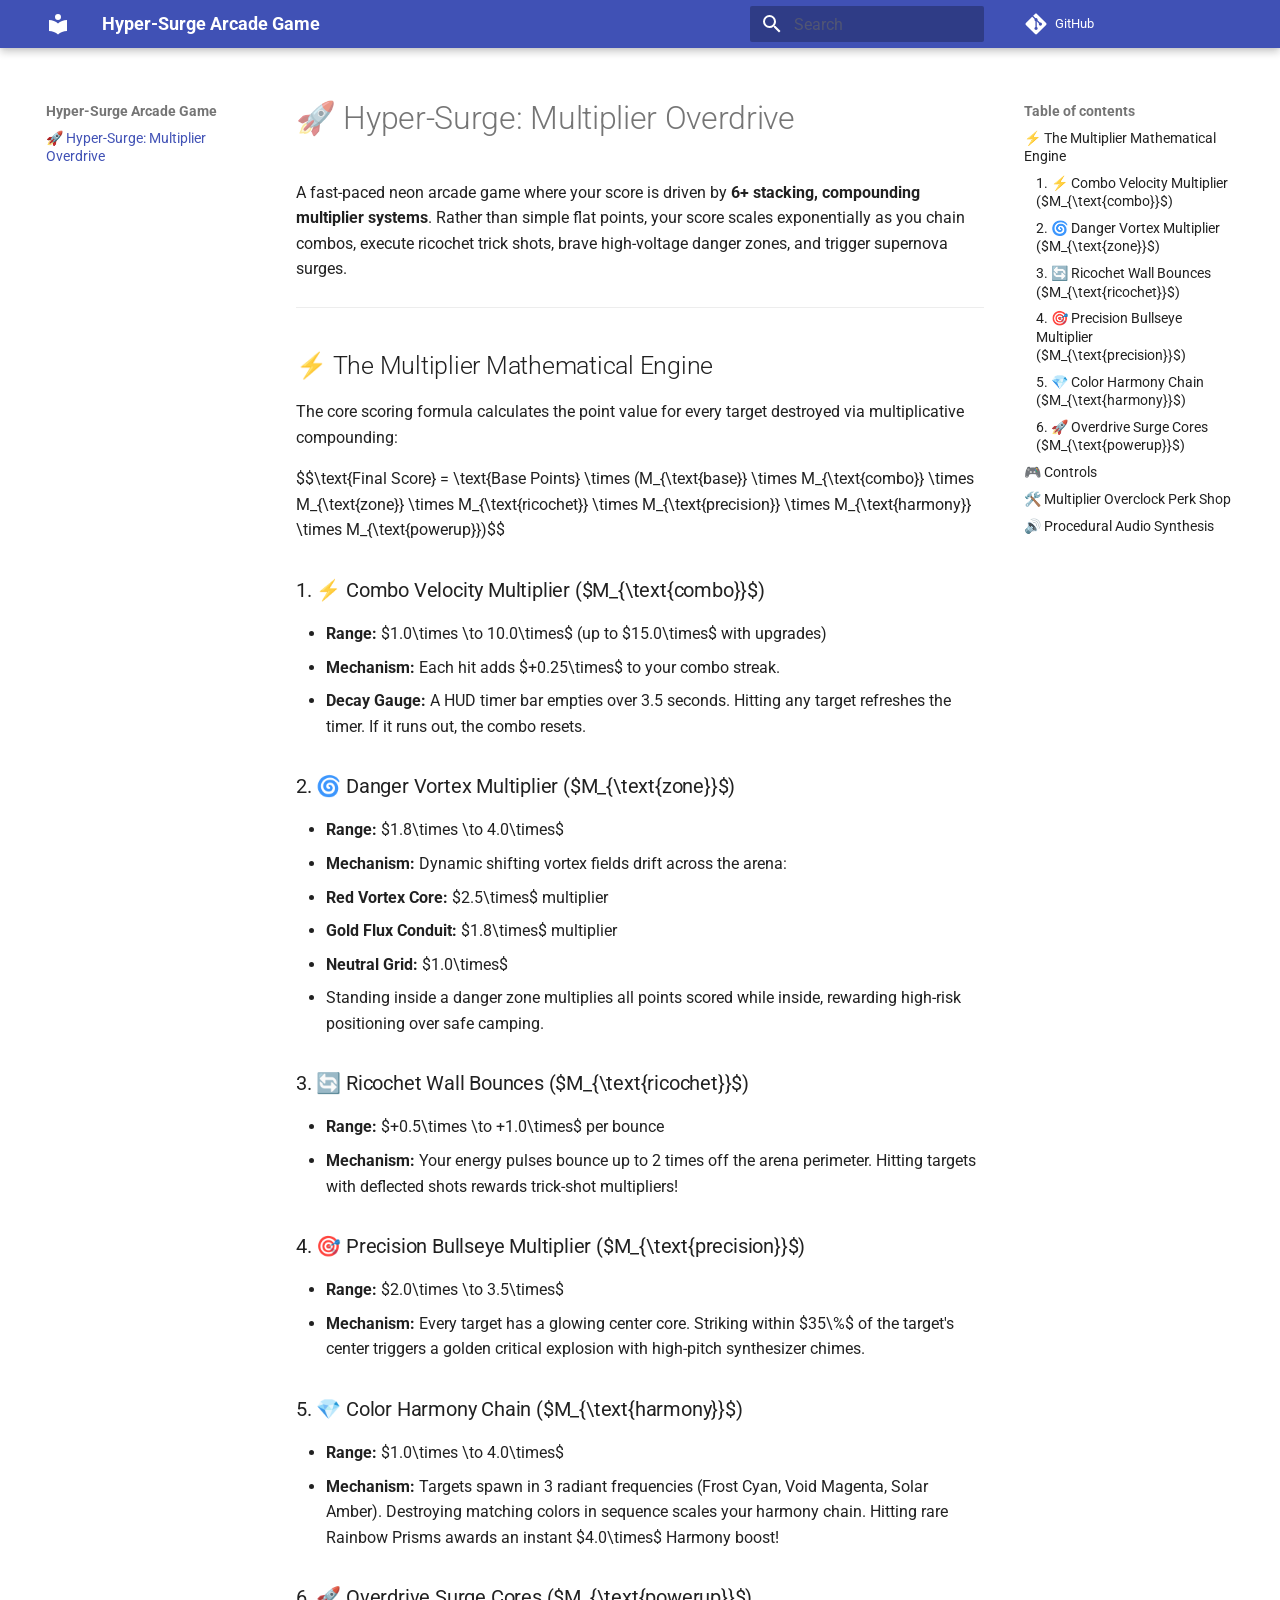
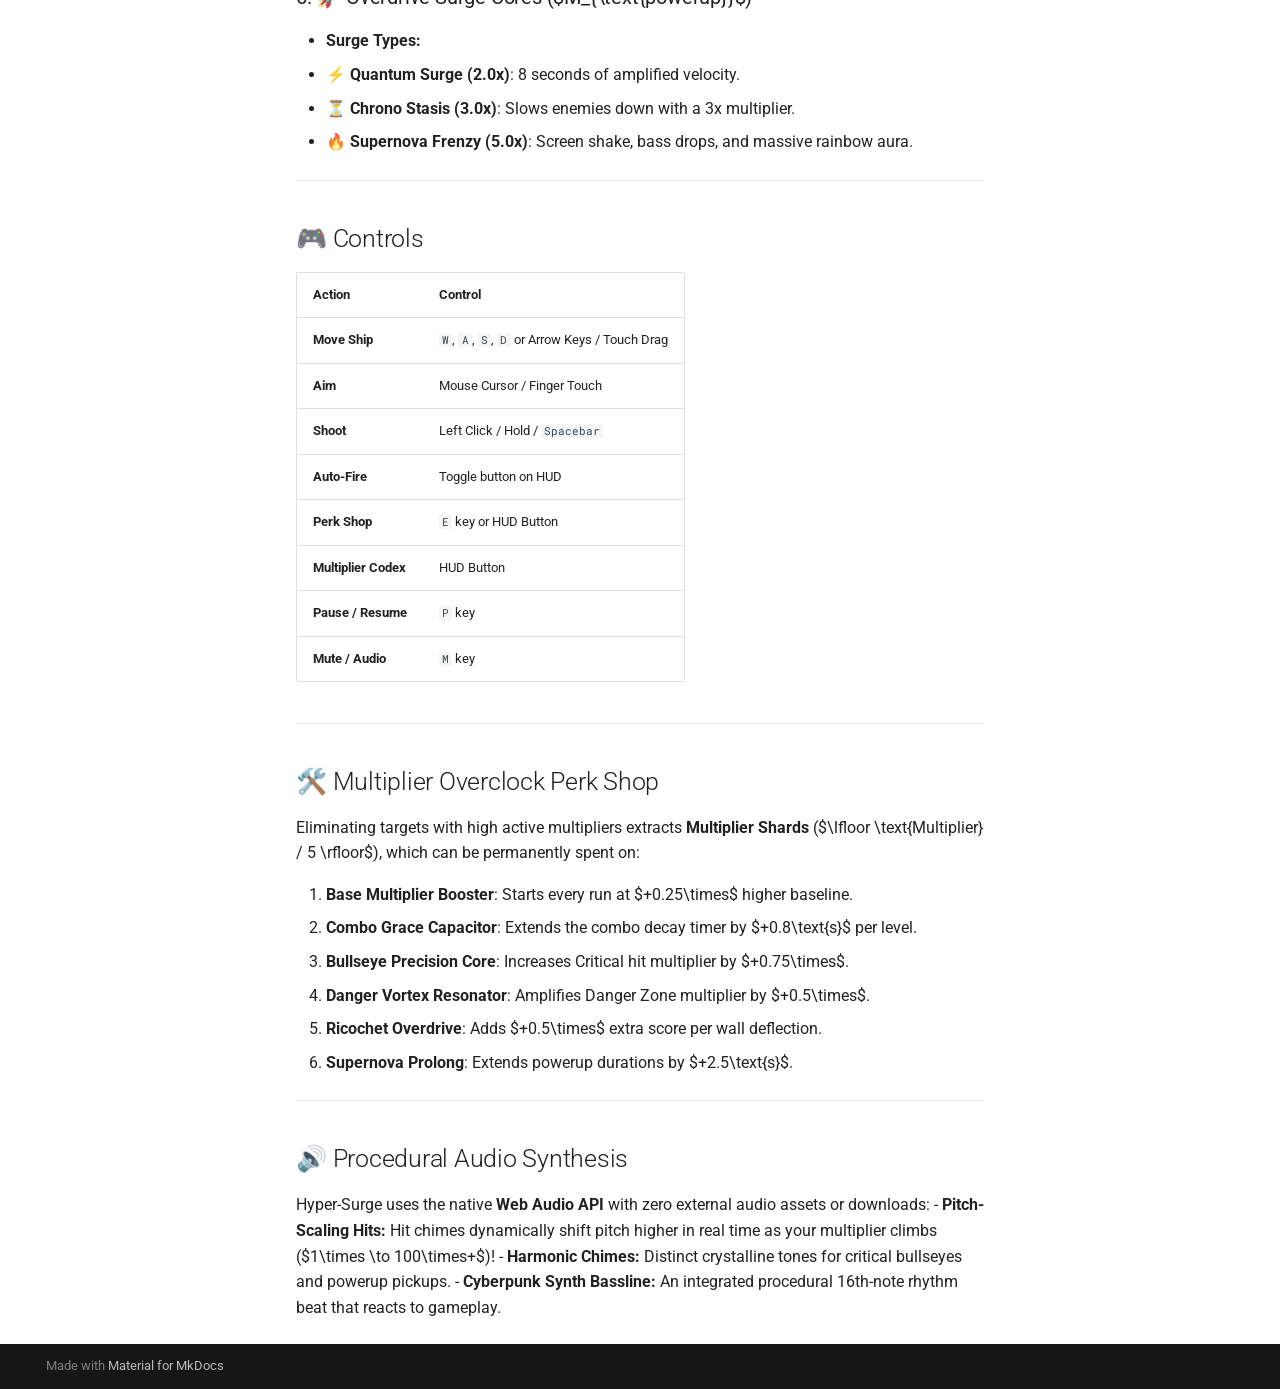
<file: index.html>
<!doctype html>
<html lang="en" class="no-js">
  <head>
    
      <meta charset="utf-8">
      <meta name="viewport" content="width=device-width,initial-scale=1">
      
      
      
      
      
      
        
      
      
      <link rel="icon" href="assets/images/favicon.png">
      <meta name="generator" content="mkdocs-1.6.1, mkdocs-material-9.8.2">
    
    
      
        <title>Hyper-Surge Arcade Game</title>
      
    
    
      <link rel="stylesheet" href="assets/stylesheets/main.57a0d79d.min.css">
      
      


    
    
      
    
    
      
        
        
        <link rel="preconnect" href="https://fonts.gstatic.com" crossorigin>
        <link rel="stylesheet" href="https://fonts.googleapis.com/css?family=Roboto:300,300i,400,400i,700,700i%7CRoboto+Mono:400,400i,700,700i&display=fallback">
        <style>:root{--md-text-font:"Roboto";--md-code-font:"Roboto Mono"}</style>
      
    
    
    <script>__md_scope=new URL(".",location),__md_hash=e=>[...e].reduce(((e,_)=>(e<<5)-e+_.charCodeAt(0)),0),__md_get=(e,_=localStorage,t=__md_scope)=>JSON.parse(_.getItem(t.pathname+"."+e)),__md_set=(e,_,t=localStorage,a=__md_scope)=>{try{t.setItem(a.pathname+"."+e,JSON.stringify(_))}catch(e){}}</script>
    
      

    
    
  </head>
  
  
    <body dir="ltr">
  
    
    <input class="md-toggle" data-md-toggle="drawer" type="checkbox" id="__drawer" autocomplete="off">
    <input class="md-toggle" data-md-toggle="search" type="checkbox" id="__search" autocomplete="off">
    <label class="md-overlay" for="__drawer"></label>
    <div data-md-component="skip">
      
        
        <a href="#hyper-surge-multiplier-overdrive" class="md-skip">
          Skip to content
        </a>
      
    </div>
    <div data-md-component="announce">
      
    </div>
    
    
      

  

<header class="md-header md-header--shadow" data-md-component="header">
  <nav class="md-header__inner md-grid" aria-label="Header">
    <a href="." title="Hyper-Surge Arcade Game" class="md-header__button md-logo" aria-label="Hyper-Surge Arcade Game" data-md-component="logo">
      
  
  <svg xmlns="http://www.w3.org/2000/svg" viewBox="0 0 24 24"><path d="M12 8a3 3 0 0 0 3-3 3 3 0 0 0-3-3 3 3 0 0 0-3 3 3 3 0 0 0 3 3m0 3.54C9.64 9.35 6.5 8 3 8v11c3.5 0 6.64 1.35 9 3.54 2.36-2.19 5.5-3.54 9-3.54V8c-3.5 0-6.64 1.35-9 3.54"/></svg>

    </a>
    <label class="md-header__button md-icon" for="__drawer">
      
      <svg xmlns="http://www.w3.org/2000/svg" viewBox="0 0 24 24"><path d="M3 6h18v2H3zm0 5h18v2H3zm0 5h18v2H3z"/></svg>
    </label>
    <div class="md-header__title" data-md-component="header-title">
      <div class="md-header__ellipsis">
        <div class="md-header__topic">
          <span class="md-ellipsis">
            Hyper-Surge Arcade Game
          </span>
        </div>
        <div class="md-header__topic" data-md-component="header-topic">
          <span class="md-ellipsis">
            
              🚀 Hyper-Surge: Multiplier Overdrive
            
          </span>
        </div>
      </div>
    </div>
    
    
      <script>var palette=__md_get("__palette");if(palette&&palette.color){if("(prefers-color-scheme)"===palette.color.media){var media=matchMedia("(prefers-color-scheme: light)"),input=document.querySelector(media.matches?"[data-md-color-media='(prefers-color-scheme: light)']":"[data-md-color-media='(prefers-color-scheme: dark)']");palette.color.media=input.getAttribute("data-md-color-media"),palette.color.scheme=input.getAttribute("data-md-color-scheme"),palette.color.primary=input.getAttribute("data-md-color-primary"),palette.color.accent=input.getAttribute("data-md-color-accent")}for(var[key,value]of Object.entries(palette.color))document.body.setAttribute("data-md-color-"+key,value)}</script>
    
    
    
      
      
        <label class="md-header__button md-icon" for="__search">
          
          <svg xmlns="http://www.w3.org/2000/svg" viewBox="0 0 24 24"><path d="M9.5 3A6.5 6.5 0 0 1 16 9.5c0 1.61-.59 3.09-1.56 4.23l.27.27h.79l5 5-1.5 1.5-5-5v-.79l-.27-.27A6.52 6.52 0 0 1 9.5 16 6.5 6.5 0 0 1 3 9.5 6.5 6.5 0 0 1 9.5 3m0 2C7 5 5 7 5 9.5S7 14 9.5 14 14 12 14 9.5 12 5 9.5 5"/></svg>
        </label>
        <div class="md-search" data-md-component="search" role="dialog">
  <label class="md-search__overlay" for="__search"></label>
  <div class="md-search__inner" role="search">
    <form class="md-search__form" name="search">
      <input type="text" class="md-search__input" name="query" aria-label="Search" placeholder="Search" autocapitalize="off" autocorrect="off" autocomplete="off" spellcheck="false" data-md-component="search-query" required>
      <label class="md-search__icon md-icon" for="__search">
        
        <svg xmlns="http://www.w3.org/2000/svg" viewBox="0 0 24 24"><path d="M9.5 3A6.5 6.5 0 0 1 16 9.5c0 1.61-.59 3.09-1.56 4.23l.27.27h.79l5 5-1.5 1.5-5-5v-.79l-.27-.27A6.52 6.52 0 0 1 9.5 16 6.5 6.5 0 0 1 3 9.5 6.5 6.5 0 0 1 9.5 3m0 2C7 5 5 7 5 9.5S7 14 9.5 14 14 12 14 9.5 12 5 9.5 5"/></svg>
        
        <svg xmlns="http://www.w3.org/2000/svg" viewBox="0 0 24 24"><path d="M20 11v2H8l5.5 5.5-1.42 1.42L4.16 12l7.92-7.92L13.5 5.5 8 11z"/></svg>
      </label>
      <nav class="md-search__options" aria-label="Search">
        
        <button type="reset" class="md-search__icon md-icon" title="Clear" aria-label="Clear" tabindex="-1">
          
          <svg xmlns="http://www.w3.org/2000/svg" viewBox="0 0 24 24"><path d="M19 6.41 17.59 5 12 10.59 6.41 5 5 6.41 10.59 12 5 17.59 6.41 19 12 13.41 17.59 19 19 17.59 13.41 12z"/></svg>
        </button>
      </nav>
      
    </form>
    <div class="md-search__output">
      <div class="md-search__scrollwrap" tabindex="0" data-md-scrollfix>
        <div class="md-search-result" data-md-component="search-result">
          <div class="md-search-result__meta">
            Initializing search
          </div>
          <ol class="md-search-result__list" role="presentation"></ol>
        </div>
      </div>
    </div>
  </div>
</div>
      
    
    
      <div class="md-header__source">
        <a href="https://github.com/lulunac27a/hyper-multiplier-arcade" title="Go to repository" class="md-source" data-md-component="source">
  <div class="md-source__icon md-icon">
    
    <svg xmlns="http://www.w3.org/2000/svg" viewBox="0 0 448 512"><!--! Font Awesome Free 7.1.0 by @fontawesome - https://fontawesome.com License - https://fontawesome.com/license/free (Icons: CC BY 4.0, Fonts: SIL OFL 1.1, Code: MIT License) Copyright 2025 Fonticons, Inc.--><path d="M439.6 236.1 244 40.5c-5.4-5.5-12.8-8.5-20.4-8.5s-15 3-20.4 8.4L162.5 81l51.5 51.5c27.1-9.1 52.7 16.8 43.4 43.7l49.7 49.7c34.2-11.8 61.2 31 35.5 56.7-26.5 26.5-70.2-2.9-56-37.3L240.3 199v121.9c25.3 12.5 22.3 41.8 9.1 55-6.4 6.4-15.2 10.1-24.3 10.1s-17.8-3.6-24.3-10.1c-17.6-17.6-11.1-46.9 11.2-56v-123c-20.8-8.5-24.6-30.7-18.6-45L142.6 101 8.5 235.1C3 240.6 0 247.9 0 255.5s3 15 8.5 20.4l195.6 195.7c5.4 5.4 12.7 8.4 20.4 8.4s15-3 20.4-8.4l194.7-194.7c5.4-5.4 8.4-12.8 8.4-20.4s-3-15-8.4-20.4"/></svg>
  </div>
  <div class="md-source__repository">
    GitHub
  </div>
</a>
      </div>
    
  </nav>
  
</header>
    
    <div class="md-container" data-md-component="container">
      
      
        
          
        
      
      <main class="md-main" data-md-component="main">
        <div class="md-main__inner md-grid">
          
            
              
              <div class="md-sidebar md-sidebar--primary" data-md-component="sidebar" data-md-type="navigation" >
                <div class="md-sidebar__scrollwrap">
                  <div class="md-sidebar__inner">
                    



<nav class="md-nav md-nav--primary" aria-label="Navigation" data-md-level="0">
  <label class="md-nav__title" for="__drawer">
    <a href="." title="Hyper-Surge Arcade Game" class="md-nav__button md-logo" aria-label="Hyper-Surge Arcade Game" data-md-component="logo">
      
  
  <svg xmlns="http://www.w3.org/2000/svg" viewBox="0 0 24 24"><path d="M12 8a3 3 0 0 0 3-3 3 3 0 0 0-3-3 3 3 0 0 0-3 3 3 3 0 0 0 3 3m0 3.54C9.64 9.35 6.5 8 3 8v11c3.5 0 6.64 1.35 9 3.54 2.36-2.19 5.5-3.54 9-3.54V8c-3.5 0-6.64 1.35-9 3.54"/></svg>

    </a>
    Hyper-Surge Arcade Game
  </label>
  
    <div class="md-nav__source">
      <a href="https://github.com/lulunac27a/hyper-multiplier-arcade" title="Go to repository" class="md-source" data-md-component="source">
  <div class="md-source__icon md-icon">
    
    <svg xmlns="http://www.w3.org/2000/svg" viewBox="0 0 448 512"><!--! Font Awesome Free 7.1.0 by @fontawesome - https://fontawesome.com License - https://fontawesome.com/license/free (Icons: CC BY 4.0, Fonts: SIL OFL 1.1, Code: MIT License) Copyright 2025 Fonticons, Inc.--><path d="M439.6 236.1 244 40.5c-5.4-5.5-12.8-8.5-20.4-8.5s-15 3-20.4 8.4L162.5 81l51.5 51.5c27.1-9.1 52.7 16.8 43.4 43.7l49.7 49.7c34.2-11.8 61.2 31 35.5 56.7-26.5 26.5-70.2-2.9-56-37.3L240.3 199v121.9c25.3 12.5 22.3 41.8 9.1 55-6.4 6.4-15.2 10.1-24.3 10.1s-17.8-3.6-24.3-10.1c-17.6-17.6-11.1-46.9 11.2-56v-123c-20.8-8.5-24.6-30.7-18.6-45L142.6 101 8.5 235.1C3 240.6 0 247.9 0 255.5s3 15 8.5 20.4l195.6 195.7c5.4 5.4 12.7 8.4 20.4 8.4s15-3 20.4-8.4l194.7-194.7c5.4-5.4 8.4-12.8 8.4-20.4s-3-15-8.4-20.4"/></svg>
  </div>
  <div class="md-source__repository">
    GitHub
  </div>
</a>
    </div>
  
  <ul class="md-nav__list" data-md-scrollfix>
    
      
      
  
  
    
  
  
  
    <li class="md-nav__item md-nav__item--active">
      
      <input class="md-nav__toggle md-toggle" type="checkbox" id="__toc">
      
      
        
      
      
        <label class="md-nav__link md-nav__link--active" for="__toc">
          
  
  
  <span class="md-ellipsis">
    
  
    🚀 Hyper-Surge: Multiplier Overdrive
  

    
  </span>
  
  

          <span class="md-nav__icon md-icon"></span>
        </label>
      
      <a href="." class="md-nav__link md-nav__link--active">
        
  
  
  <span class="md-ellipsis">
    
  
    🚀 Hyper-Surge: Multiplier Overdrive
  

    
  </span>
  
  

      </a>
      
        

<nav class="md-nav md-nav--secondary" aria-label="Table of contents">
  
  
  
    
  
  
    <label class="md-nav__title" for="__toc">
      <span class="md-nav__icon md-icon"></span>
      Table of contents
    </label>
    <ul class="md-nav__list" data-md-component="toc" data-md-scrollfix>
      
        <li class="md-nav__item">
  <a href="#the-multiplier-mathematical-engine" class="md-nav__link">
    <span class="md-ellipsis">
      
        ⚡ The Multiplier Mathematical Engine
      
    </span>
  </a>
  
    <nav class="md-nav" aria-label="⚡ The Multiplier Mathematical Engine">
      <ul class="md-nav__list">
        
          <li class="md-nav__item">
  <a href="#1-combo-velocity-multiplier-m_textcombo" class="md-nav__link">
    <span class="md-ellipsis">
      
        1. ⚡ Combo Velocity Multiplier ($M_{\text{combo}}$)
      
    </span>
  </a>
  
</li>
        
          <li class="md-nav__item">
  <a href="#2-danger-vortex-multiplier-m_textzone" class="md-nav__link">
    <span class="md-ellipsis">
      
        2. 🌀 Danger Vortex Multiplier ($M_{\text{zone}}$)
      
    </span>
  </a>
  
</li>
        
          <li class="md-nav__item">
  <a href="#3-ricochet-wall-bounces-m_textricochet" class="md-nav__link">
    <span class="md-ellipsis">
      
        3. 🔄 Ricochet Wall Bounces ($M_{\text{ricochet}}$)
      
    </span>
  </a>
  
</li>
        
          <li class="md-nav__item">
  <a href="#4-precision-bullseye-multiplier-m_textprecision" class="md-nav__link">
    <span class="md-ellipsis">
      
        4. 🎯 Precision Bullseye Multiplier ($M_{\text{precision}}$)
      
    </span>
  </a>
  
</li>
        
          <li class="md-nav__item">
  <a href="#5-color-harmony-chain-m_textharmony" class="md-nav__link">
    <span class="md-ellipsis">
      
        5. 💎 Color Harmony Chain ($M_{\text{harmony}}$)
      
    </span>
  </a>
  
</li>
        
          <li class="md-nav__item">
  <a href="#6-overdrive-surge-cores-m_textpowerup" class="md-nav__link">
    <span class="md-ellipsis">
      
        6. 🚀 Overdrive Surge Cores ($M_{\text{powerup}}$)
      
    </span>
  </a>
  
</li>
        
      </ul>
    </nav>
  
</li>
      
        <li class="md-nav__item">
  <a href="#controls" class="md-nav__link">
    <span class="md-ellipsis">
      
        🎮 Controls
      
    </span>
  </a>
  
</li>
      
        <li class="md-nav__item">
  <a href="#multiplier-overclock-perk-shop" class="md-nav__link">
    <span class="md-ellipsis">
      
        🛠️ Multiplier Overclock Perk Shop
      
    </span>
  </a>
  
</li>
      
        <li class="md-nav__item">
  <a href="#procedural-audio-synthesis" class="md-nav__link">
    <span class="md-ellipsis">
      
        🔊 Procedural Audio Synthesis
      
    </span>
  </a>
  
</li>
      
    </ul>
  
</nav>
      
    </li>
  

    
  </ul>
</nav>
                  </div>
                </div>
              </div>
            
            
              
              <div class="md-sidebar md-sidebar--secondary" data-md-component="sidebar" data-md-type="toc" >
                <div class="md-sidebar__scrollwrap">
                  <div class="md-sidebar__inner">
                    

<nav class="md-nav md-nav--secondary" aria-label="Table of contents">
  
  
  
    
  
  
    <label class="md-nav__title" for="__toc">
      <span class="md-nav__icon md-icon"></span>
      Table of contents
    </label>
    <ul class="md-nav__list" data-md-component="toc" data-md-scrollfix>
      
        <li class="md-nav__item">
  <a href="#the-multiplier-mathematical-engine" class="md-nav__link">
    <span class="md-ellipsis">
      
        ⚡ The Multiplier Mathematical Engine
      
    </span>
  </a>
  
    <nav class="md-nav" aria-label="⚡ The Multiplier Mathematical Engine">
      <ul class="md-nav__list">
        
          <li class="md-nav__item">
  <a href="#1-combo-velocity-multiplier-m_textcombo" class="md-nav__link">
    <span class="md-ellipsis">
      
        1. ⚡ Combo Velocity Multiplier ($M_{\text{combo}}$)
      
    </span>
  </a>
  
</li>
        
          <li class="md-nav__item">
  <a href="#2-danger-vortex-multiplier-m_textzone" class="md-nav__link">
    <span class="md-ellipsis">
      
        2. 🌀 Danger Vortex Multiplier ($M_{\text{zone}}$)
      
    </span>
  </a>
  
</li>
        
          <li class="md-nav__item">
  <a href="#3-ricochet-wall-bounces-m_textricochet" class="md-nav__link">
    <span class="md-ellipsis">
      
        3. 🔄 Ricochet Wall Bounces ($M_{\text{ricochet}}$)
      
    </span>
  </a>
  
</li>
        
          <li class="md-nav__item">
  <a href="#4-precision-bullseye-multiplier-m_textprecision" class="md-nav__link">
    <span class="md-ellipsis">
      
        4. 🎯 Precision Bullseye Multiplier ($M_{\text{precision}}$)
      
    </span>
  </a>
  
</li>
        
          <li class="md-nav__item">
  <a href="#5-color-harmony-chain-m_textharmony" class="md-nav__link">
    <span class="md-ellipsis">
      
        5. 💎 Color Harmony Chain ($M_{\text{harmony}}$)
      
    </span>
  </a>
  
</li>
        
          <li class="md-nav__item">
  <a href="#6-overdrive-surge-cores-m_textpowerup" class="md-nav__link">
    <span class="md-ellipsis">
      
        6. 🚀 Overdrive Surge Cores ($M_{\text{powerup}}$)
      
    </span>
  </a>
  
</li>
        
      </ul>
    </nav>
  
</li>
      
        <li class="md-nav__item">
  <a href="#controls" class="md-nav__link">
    <span class="md-ellipsis">
      
        🎮 Controls
      
    </span>
  </a>
  
</li>
      
        <li class="md-nav__item">
  <a href="#multiplier-overclock-perk-shop" class="md-nav__link">
    <span class="md-ellipsis">
      
        🛠️ Multiplier Overclock Perk Shop
      
    </span>
  </a>
  
</li>
      
        <li class="md-nav__item">
  <a href="#procedural-audio-synthesis" class="md-nav__link">
    <span class="md-ellipsis">
      
        🔊 Procedural Audio Synthesis
      
    </span>
  </a>
  
</li>
      
    </ul>
  
</nav>
                  </div>
                </div>
              </div>
            
          
          
            <div class="md-content" data-md-component="content">
              
              <article class="md-content__inner md-typeset">
                
                  


  
  


<h1 id="hyper-surge-multiplier-overdrive">🚀 Hyper-Surge: Multiplier Overdrive</h1>
<p>A fast-paced neon arcade game where your score is driven by <strong>6+ stacking, compounding multiplier systems</strong>. Rather than simple flat points, your score scales exponentially as you chain combos, execute ricochet trick shots, brave high-voltage danger zones, and trigger supernova surges.</p>
<hr />
<h2 id="the-multiplier-mathematical-engine">⚡ The Multiplier Mathematical Engine</h2>
<p>The core scoring formula calculates the point value for every target destroyed via multiplicative compounding:</p>
<p>$$\text{Final Score} = \text{Base Points} \times (M_{\text{base}} \times M_{\text{combo}} \times M_{\text{zone}} \times M_{\text{ricochet}} \times M_{\text{precision}} \times M_{\text{harmony}} \times M_{\text{powerup}})$$</p>
<h3 id="1-combo-velocity-multiplier-m_textcombo">1. ⚡ Combo Velocity Multiplier ($M_{\text{combo}}$)</h3>
<ul>
<li><strong>Range:</strong> $1.0\times \to 10.0\times$ (up to $15.0\times$ with upgrades)</li>
<li><strong>Mechanism:</strong> Each hit adds $+0.25\times$ to your combo streak.</li>
<li><strong>Decay Gauge:</strong> A HUD timer bar empties over 3.5 seconds. Hitting any target refreshes the timer. If it runs out, the combo resets.</li>
</ul>
<h3 id="2-danger-vortex-multiplier-m_textzone">2. 🌀 Danger Vortex Multiplier ($M_{\text{zone}}$)</h3>
<ul>
<li><strong>Range:</strong> $1.8\times \to 4.0\times$</li>
<li><strong>Mechanism:</strong> Dynamic shifting vortex fields drift across the arena:</li>
<li><strong>Red Vortex Core:</strong> $2.5\times$ multiplier</li>
<li><strong>Gold Flux Conduit:</strong> $1.8\times$ multiplier</li>
<li><strong>Neutral Grid:</strong> $1.0\times$</li>
<li>Standing inside a danger zone multiplies all points scored while inside, rewarding high-risk positioning over safe camping.</li>
</ul>
<h3 id="3-ricochet-wall-bounces-m_textricochet">3. 🔄 Ricochet Wall Bounces ($M_{\text{ricochet}}$)</h3>
<ul>
<li><strong>Range:</strong> $+0.5\times \to +1.0\times$ per bounce</li>
<li><strong>Mechanism:</strong> Your energy pulses bounce up to 2 times off the arena perimeter. Hitting targets with deflected shots rewards trick-shot multipliers!</li>
</ul>
<h3 id="4-precision-bullseye-multiplier-m_textprecision">4. 🎯 Precision Bullseye Multiplier ($M_{\text{precision}}$)</h3>
<ul>
<li><strong>Range:</strong> $2.0\times \to 3.5\times$</li>
<li><strong>Mechanism:</strong> Every target has a glowing center core. Striking within $35\%$ of the target's center triggers a golden critical explosion with high-pitch synthesizer chimes.</li>
</ul>
<h3 id="5-color-harmony-chain-m_textharmony">5. 💎 Color Harmony Chain ($M_{\text{harmony}}$)</h3>
<ul>
<li><strong>Range:</strong> $1.0\times \to 4.0\times$</li>
<li><strong>Mechanism:</strong> Targets spawn in 3 radiant frequencies (Frost Cyan, Void Magenta, Solar Amber). Destroying matching colors in sequence scales your harmony chain. Hitting rare Rainbow Prisms awards an instant $4.0\times$ Harmony boost!</li>
</ul>
<h3 id="6-overdrive-surge-cores-m_textpowerup">6. 🚀 Overdrive Surge Cores ($M_{\text{powerup}}$)</h3>
<ul>
<li><strong>Surge Types:</strong></li>
<li>⚡ <strong>Quantum Surge (2.0x)</strong>: 8 seconds of amplified velocity.</li>
<li>⏳ <strong>Chrono Stasis (3.0x)</strong>: Slows enemies down with a 3x multiplier.</li>
<li>🔥 <strong>Supernova Frenzy (5.0x)</strong>: Screen shake, bass drops, and massive rainbow aura.</li>
</ul>
<hr />
<h2 id="controls">🎮 Controls</h2>
<table>
<thead>
<tr>
<th>Action</th>
<th>Control</th>
</tr>
</thead>
<tbody>
<tr>
<td><strong>Move Ship</strong></td>
<td><code>W</code>, <code>A</code>, <code>S</code>, <code>D</code> or Arrow Keys / Touch Drag</td>
</tr>
<tr>
<td><strong>Aim</strong></td>
<td>Mouse Cursor / Finger Touch</td>
</tr>
<tr>
<td><strong>Shoot</strong></td>
<td>Left Click / Hold / <code>Spacebar</code></td>
</tr>
<tr>
<td><strong>Auto-Fire</strong></td>
<td>Toggle button on HUD</td>
</tr>
<tr>
<td><strong>Perk Shop</strong></td>
<td><code>E</code> key or HUD Button</td>
</tr>
<tr>
<td><strong>Multiplier Codex</strong></td>
<td>HUD Button</td>
</tr>
<tr>
<td><strong>Pause / Resume</strong></td>
<td><code>P</code> key</td>
</tr>
<tr>
<td><strong>Mute / Audio</strong></td>
<td><code>M</code> key</td>
</tr>
</tbody>
</table>
<hr />
<h2 id="multiplier-overclock-perk-shop">🛠️ Multiplier Overclock Perk Shop</h2>
<p>Eliminating targets with high active multipliers extracts <strong>Multiplier Shards</strong> ($\lfloor \text{Multiplier} / 5 \rfloor$), which can be permanently spent on:</p>
<ol>
<li><strong>Base Multiplier Booster</strong>: Starts every run at $+0.25\times$ higher baseline.</li>
<li><strong>Combo Grace Capacitor</strong>: Extends the combo decay timer by $+0.8\text{s}$ per level.</li>
<li><strong>Bullseye Precision Core</strong>: Increases Critical hit multiplier by $+0.75\times$.</li>
<li><strong>Danger Vortex Resonator</strong>: Amplifies Danger Zone multiplier by $+0.5\times$.</li>
<li><strong>Ricochet Overdrive</strong>: Adds $+0.5\times$ extra score per wall deflection.</li>
<li><strong>Supernova Prolong</strong>: Extends powerup durations by $+2.5\text{s}$.</li>
</ol>
<hr />
<h2 id="procedural-audio-synthesis">🔊 Procedural Audio Synthesis</h2>
<p>Hyper-Surge uses the native <strong>Web Audio API</strong> with zero external audio assets or downloads:
- <strong>Pitch-Scaling Hits:</strong> Hit chimes dynamically shift pitch higher in real time as your multiplier climbs ($1\times \to 100\times+$)!
- <strong>Harmonic Chimes:</strong> Distinct crystalline tones for critical bullseyes and powerup pickups.
- <strong>Cyberpunk Synth Bassline:</strong> An integrated procedural 16th-note rhythm beat that reacts to gameplay.</p>












                
              </article>
            </div>
          
          
<script>var target=document.getElementById(location.hash.slice(1));target&&target.name&&(target.checked=target.name.startsWith("__tabbed_"))</script>
        </div>
        
      </main>
      
        <footer class="md-footer">
  
  <div class="md-footer-meta md-typeset">
    <div class="md-footer-meta__inner md-grid">
      <div class="md-copyright">
  
  
    Made with
    <a href="https://squidfunk.github.io/mkdocs-material/" target="_blank" rel="noopener">
      Material for MkDocs
    </a>
  
</div>
      
    </div>
  </div>
</footer>
      
    </div>
    <div class="md-dialog" data-md-component="dialog">
      <div class="md-dialog__inner md-typeset"></div>
    </div>
    
    
    
      
      
      <script id="__config" type="application/json">{"annotate": null, "base": ".", "features": [], "search": "assets/javascripts/workers/search.a7633da7.min.js", "tags": null, "translations": {"clipboard.copied": "Copied to clipboard", "clipboard.copy": "Copy to clipboard", "search.result.more.one": "1 more on this page", "search.result.more.other": "# more on this page", "search.result.none": "No matching documents", "search.result.one": "1 matching document", "search.result.other": "# matching documents", "search.result.placeholder": "Type to start searching", "search.result.term.missing": "Missing", "select.version": "Select version"}, "version": null}</script>
    
    
      <script src="assets/javascripts/bundle.a5f9d56c.min.js"></script>
      
    
  </body>
</html>
</file>
<file: assets/stylesheets/main.57a0d79d.min.css>
@charset "UTF-8";html{box-sizing:border-box;-webkit-text-size-adjust:none;-moz-text-size-adjust:none;text-size-adjust:none}*,:after,:before{box-sizing:inherit}@media(prefers-reduced-motion){*,:after,:before{transition:none!important}}body{margin:0;-webkit-font-smoothing:antialiased;-moz-osx-font-smoothing:grayscale;--md-text-font-family:var(--md-text-font, _),
    -apple-system, BlinkMacSystemFont, Helvetica, Arial, sans-serif;--md-code-font-family:var(--md-code-font, _),
    SFMono-Regular, Consolas, Menlo, monospace}.md-typeset code:not(.focus-visible),a,button,input,label{-webkit-tap-highlight-color:transparent}a{color:inherit;text-decoration:none}hr{box-sizing:initial;display:block;height:.05rem;padding:0;overflow:visible;border:0}small{font-size:80%}sub,sup{line-height:1em}img{border-style:none}table{border-spacing:0;border-collapse:initial}td,th{font-weight:400;vertical-align:top}button{padding:0;margin:0;font-family:inherit;font-size:inherit;background:#0000;border:0}input{border:0;outline:none}:root{--md-primary-fg-color:#4051b5;--md-primary-fg-color--light:#5d6cc0;--md-primary-fg-color--dark:#303fa1;--md-primary-bg-color:#fff;--md-primary-bg-color--light:#ffffffb3;--md-accent-fg-color:#526cfe;--md-accent-fg-color--transparent:#526cfe1a;--md-accent-bg-color:#fff;--md-accent-bg-color--light:#ffffffb3;--md-typeset-table-sort-icon:url("data:image/svg+xml;charset=utf-8,<svg xmlns='http://www.w3.org/2000/svg' viewBox='0 0 24 24'><path d='m18 21-4-4h3V7h-3l4-4 4 4h-3v10h3M2 19v-2h10v2M2 13v-2h7v2M2 7V5h4v2z'/></svg>");--md-typeset-table-sort-icon--asc:url("data:image/svg+xml;charset=utf-8,<svg xmlns='http://www.w3.org/2000/svg' viewBox='0 0 24 24'><path d='M19 17h3l-4 4-4-4h3V3h2M2 17h10v2H2M6 5v2H2V5m0 6h7v2H2z'/></svg>");--md-typeset-table-sort-icon--desc:url("data:image/svg+xml;charset=utf-8,<svg xmlns='http://www.w3.org/2000/svg' viewBox='0 0 24 24'><path d='M19 7h3l-4-4-4 4h3v14h2M2 17h10v2H2M6 5v2H2V5m0 6h7v2H2z'/></svg>")}[data-md-color-scheme=default]{color-scheme:light}[data-md-color-scheme=default] img[src$="#gh-dark-mode-only"],[data-md-color-scheme=default] img[src$="#only-dark"]{display:none}:root,[data-md-color-scheme=default]{--md-hue:225deg;--md-default-fg-color:#000000de;--md-default-fg-color--light:#0000008a;--md-default-fg-color--lighter:#00000052;--md-default-fg-color--lightest:#00000012;--md-default-bg-color:#fff;--md-default-bg-color--light:#ffffffb3;--md-default-bg-color--lighter:#ffffff4d;--md-default-bg-color--lightest:#ffffff1f;--md-code-fg-color:#36464e;--md-code-bg-color:#f5f5f5;--md-code-bg-color--light:#f5f5f5b3;--md-code-bg-color--lighter:#f5f5f54d;--md-code-hl-color:#4287ff;--md-code-hl-color--light:#4287ff1a;--md-code-hl-number-color:#d52a2a;--md-code-hl-special-color:#db1457;--md-code-hl-function-color:#a846b9;--md-code-hl-constant-color:#6e59d9;--md-code-hl-keyword-color:#3f6ec6;--md-code-hl-string-color:#1c7d4d;--md-code-hl-name-color:var(--md-code-fg-color);--md-code-hl-operator-color:var(--md-default-fg-color--light);--md-code-hl-punctuation-color:var(--md-default-fg-color--light);--md-code-hl-comment-color:var(--md-default-fg-color--light);--md-code-hl-generic-color:var(--md-default-fg-color--light);--md-code-hl-variable-color:var(--md-default-fg-color--light);--md-typeset-color:var(--md-default-fg-color);--md-typeset-a-color:var(--md-primary-fg-color);--md-typeset-del-color:#f5503d26;--md-typeset-ins-color:#0bd57026;--md-typeset-kbd-color:#fafafa;--md-typeset-kbd-accent-color:#fff;--md-typeset-kbd-border-color:#b8b8b8;--md-typeset-mark-color:#ffff0080;--md-typeset-table-color:#0000001f;--md-typeset-table-color--light:#00000009;--md-admonition-fg-color:var(--md-default-fg-color);--md-admonition-bg-color:var(--md-default-bg-color);--md-warning-fg-color:#000000de;--md-warning-bg-color:#ff9;--md-footer-fg-color:#fff;--md-footer-fg-color--light:#ffffffb3;--md-footer-fg-color--lighter:#ffffff73;--md-footer-bg-color:#000000de;--md-footer-bg-color--dark:#00000052;--md-shadow-z1:0 0.2rem 0.5rem #0000000d,
    0 0 0.05rem #0000001a;--md-shadow-z2:0 0.2rem 0.5rem #0000001a,
    0 0 0.05rem #00000040;--md-shadow-z3:0 0.2rem 0.5rem #0003,
    0 0 0.05rem #00000059}.md-icon svg{display:block;width:1.2rem;height:1.2rem;fill:currentcolor}aside,body,input{font-family:var(--md-text-font-family);font-feature-settings:"kern","liga";color:var(--md-typeset-color)}code,kbd,pre{font-family:var(--md-code-font-family);font-feature-settings:"kern"}.md-typeset{font-size:.8rem;line-height:1.6;overflow-wrap:break-word;-webkit-print-color-adjust:exact;color-adjust:exact}@media print{.md-typeset{font-size:.68rem}.md-typeset code,.md-typeset kbd,.md-typeset pre{white-space:pre-wrap}}.md-typeset blockquote,.md-typeset dl,.md-typeset figure,.md-typeset ol,.md-typeset pre,.md-typeset ul{margin-top:1em;margin-bottom:1em}.md-typeset h1{margin:0 0 1.25em;font-size:2em;line-height:1.3;color:var(--md-default-fg-color--light)}.md-typeset h1,.md-typeset h2{font-weight:300;letter-spacing:-.01em}.md-typeset h2{margin:1.6em 0 .64em;font-size:1.5625em;line-height:1.4}.md-typeset h3{margin:1.6em 0 .8em;font-size:1.25em;font-weight:400;line-height:1.5;letter-spacing:-.01em}.md-typeset h2+h3{margin-top:.8em}.md-typeset h4{margin:1em 0;font-weight:700;letter-spacing:-.01em}.md-typeset h5,.md-typeset h6{margin:1.25em 0;font-size:.8em;font-weight:700;color:var(--md-default-fg-color--light);letter-spacing:-.01em}.md-typeset h5{text-transform:uppercase}.md-typeset h5 code{text-transform:none}.md-typeset hr{display:flow-root;margin:1.5em 0;border-bottom:.05rem solid var(--md-default-fg-color--lightest)}.md-typeset a{color:var(--md-typeset-a-color);word-break:break-word}.md-typeset a,.md-typeset a:before{transition:color 125ms}.md-typeset a:focus,.md-typeset a:hover{color:var(--md-accent-fg-color)}.md-typeset a:focus code,.md-typeset a:hover code{color:var(--md-accent-fg-color);background-color:var(--md-accent-fg-color--transparent)}.md-typeset a code{color:var(--md-typeset-a-color)}.md-typeset a.focus-visible{outline-color:var(--md-accent-fg-color);outline-offset:.2rem}.md-typeset code,.md-typeset kbd,.md-typeset pre{font-variant-ligatures:none;color:var(--md-code-fg-color);direction:ltr;transition:background-color 125ms}.md-typeset code{padding:0 .2941176471em;font-size:.85em;word-break:break-word;background-color:var(--md-code-bg-color);border-radius:.1rem;-webkit-box-decoration-break:clone;box-decoration-break:clone;transition:color 125ms,background-color 125ms}.md-typeset code:not(.focus-visible){outline:none}.md-typeset pre{position:relative;display:flow-root;line-height:1.4}.md-typeset pre>code{display:block;padding:.7720588235em 1.1764705882em;margin:0;overflow:auto;word-break:normal;touch-action:auto;scrollbar-color:var(--md-default-fg-color--lighter) #0000;scrollbar-width:thin;outline-color:var(--md-accent-fg-color);box-shadow:none;-webkit-box-decoration-break:slice;box-decoration-break:slice}.md-typeset pre>code:hover{scrollbar-color:var(--md-accent-fg-color) #0000}.md-typeset pre>code::-webkit-scrollbar{width:.2rem;height:.2rem}.md-typeset pre>code::-webkit-scrollbar-thumb{background-color:var(--md-default-fg-color--lighter)}.md-typeset pre>code::-webkit-scrollbar-thumb:hover{background-color:var(--md-accent-fg-color)}.md-typeset kbd{display:inline-block;padding:0 .6666666667em;font-size:.75em;color:var(--md-default-fg-color);word-break:break-word;vertical-align:text-top;background-color:var(--md-typeset-kbd-color);border-radius:.1rem;box-shadow:0 .1rem 0 .05rem var(--md-typeset-kbd-border-color),0 .1rem 0 var(--md-typeset-kbd-border-color),0 -.1rem .2rem var(--md-typeset-kbd-accent-color) inset}.md-typeset mark{color:inherit;word-break:break-word;background-color:var(--md-typeset-mark-color);-webkit-box-decoration-break:clone;box-decoration-break:clone}.md-typeset abbr{text-decoration:none;cursor:help}.md-typeset [data-preview],.md-typeset abbr{border-bottom:.05rem dotted var(--md-default-fg-color--light)}.md-typeset small{opacity:.75}[dir=ltr] .md-typeset sub,[dir=ltr] .md-typeset sup{margin-left:.078125em}[dir=rtl] .md-typeset sub,[dir=rtl] .md-typeset sup{margin-right:.078125em}[dir=ltr] .md-typeset blockquote{padding-left:.6rem;border-left:.2rem solid var(--md-default-fg-color--lighter)}[dir=rtl] .md-typeset blockquote{padding-right:.6rem;border-right:.2rem solid var(--md-default-fg-color--lighter)}.md-typeset blockquote{margin-left:0;margin-right:0;color:var(--md-default-fg-color--light)}.md-typeset ul{list-style-type:disc}.md-typeset ul[type]{list-style-type:revert-layer}[dir=ltr] .md-typeset ol,[dir=ltr] .md-typeset ol li ol,[dir=ltr] .md-typeset ol li ul,[dir=ltr] .md-typeset ul,[dir=ltr] .md-typeset ul li ol,[dir=ltr] .md-typeset ul li ul{margin-left:.625em}[dir=rtl] .md-typeset ol,[dir=rtl] .md-typeset ol li ol,[dir=rtl] .md-typeset ol li ul,[dir=rtl] .md-typeset ul,[dir=rtl] .md-typeset ul li ol,[dir=rtl] .md-typeset ul li ul{margin-right:.625em}.md-typeset ol,.md-typeset ul{padding:0}.md-typeset ol:not([hidden]),.md-typeset ul:not([hidden]){display:flow-root}.md-typeset ol ol,.md-typeset ul ol{list-style-type:lower-alpha}.md-typeset ol ol ol,.md-typeset ul ol ol{list-style-type:lower-roman}.md-typeset ol ol ol ol,.md-typeset ul ol ol ol{list-style-type:upper-alpha}.md-typeset ol ol ol ol ol,.md-typeset ul ol ol ol ol{list-style-type:upper-roman}.md-typeset ol[type],.md-typeset ul[type]{list-style-type:revert-layer}[dir=ltr] .md-typeset ol li,[dir=ltr] .md-typeset ul li{margin-left:1.25em}[dir=rtl] .md-typeset ol li,[dir=rtl] .md-typeset ul li{margin-right:1.25em}.md-typeset ol li,.md-typeset ul li{margin-bottom:.5em}.md-typeset ol li blockquote,.md-typeset ol li p,.md-typeset ul li blockquote,.md-typeset ul li p{margin:.5em 0}.md-typeset ol li:last-child,.md-typeset ul li:last-child{margin-bottom:0}.md-typeset ol li ol,.md-typeset ol li ul,.md-typeset ul li ol,.md-typeset ul li ul{margin-top:.5em;margin-bottom:.5em}[dir=ltr] .md-typeset dd{margin-left:1.875em}[dir=rtl] .md-typeset dd{margin-right:1.875em}.md-typeset dd{margin-top:1em;margin-bottom:1.5em}.md-typeset img,.md-typeset svg,.md-typeset video{max-width:100%;height:auto}.md-typeset img[align=left]{margin:1em 1em 1em 0}.md-typeset img[align=right]{margin:1em 0 1em 1em}.md-typeset img[align]:only-child{margin-top:0}.md-typeset figure{display:flow-root;width:fit-content;max-width:100%;margin:1em auto;text-align:center}.md-typeset figure img{display:block;margin:0 auto}.md-typeset figcaption{max-width:24rem;margin:1em auto;font-style:italic}.md-typeset iframe{max-width:100%}.md-typeset table:not([class]){display:inline-block;max-width:100%;overflow:auto;font-size:.64rem;touch-action:auto;background-color:var(--md-default-bg-color);border:.05rem solid var(--md-typeset-table-color);border-radius:.1rem}@media print{.md-typeset table:not([class]){display:table}}.md-typeset table:not([class])+*{margin-top:1.5em}.md-typeset table:not([class]) td>:first-child,.md-typeset table:not([class]) th>:first-child{margin-top:0}.md-typeset table:not([class]) td>:last-child,.md-typeset table:not([class]) th>:last-child{margin-bottom:0}.md-typeset table:not([class]) td:not([align]),.md-typeset table:not([class]) th:not([align]){text-align:left}[dir=rtl] .md-typeset table:not([class]) td:not([align]),[dir=rtl] .md-typeset table:not([class]) th:not([align]){text-align:right}.md-typeset table:not([class]) th{min-width:5rem;padding:.9375em 1.25em;font-weight:700;vertical-align:top}.md-typeset table:not([class]) td{padding:.9375em 1.25em;vertical-align:top;border-top:.05rem solid var(--md-typeset-table-color)}.md-typeset table:not([class]) tbody tr{transition:background-color 125ms}.md-typeset table:not([class]) tbody tr:hover{background-color:var(--md-typeset-table-color--light);box-shadow:0 .05rem 0 var(--md-default-bg-color) inset}.md-typeset table:not([class]) a{word-break:normal}.md-typeset table th[role=columnheader]{cursor:pointer}[dir=ltr] .md-typeset table th[role=columnheader]:after{margin-left:.5em}[dir=rtl] .md-typeset table th[role=columnheader]:after{margin-right:.5em}.md-typeset table th[role=columnheader]:after{display:inline-block;width:1.2em;height:1.2em;vertical-align:text-bottom;content:"";-webkit-mask-image:var(--md-typeset-table-sort-icon);mask-image:var(--md-typeset-table-sort-icon);-webkit-mask-repeat:no-repeat;mask-repeat:no-repeat;-webkit-mask-size:contain;mask-size:contain;transition:background-color 125ms}.md-typeset table th[role=columnheader]:hover:after{background-color:var(--md-default-fg-color--lighter)}.md-typeset table th[role=columnheader][aria-sort=ascending]:after{background-color:var(--md-default-fg-color--light);-webkit-mask-image:var(--md-typeset-table-sort-icon--asc);mask-image:var(--md-typeset-table-sort-icon--asc)}.md-typeset table th[role=columnheader][aria-sort=descending]:after{background-color:var(--md-default-fg-color--light);-webkit-mask-image:var(--md-typeset-table-sort-icon--desc);mask-image:var(--md-typeset-table-sort-icon--desc)}.md-typeset__scrollwrap{margin:1em -.8rem;overflow-x:auto;touch-action:auto}.md-typeset__table{display:inline-block;padding:0 .8rem;margin-bottom:.5em}@media print{.md-typeset__table{display:block}}html .md-typeset__table table{display:table;width:100%;margin:0;overflow:hidden}@media screen and (max-width:44.984375em){.md-content__inner>pre{margin:1em -.8rem}.md-content__inner>pre code{border-radius:0}}.md-typeset .md-author{position:relative;display:block;flex-shrink:0;width:1.6rem;height:1.6rem;overflow:hidden;border-radius:100%;transition:color 125ms,transform 125ms}.md-typeset .md-author img{display:block}.md-typeset .md-author--more{font-size:.6rem;font-weight:700;line-height:1.6rem;color:var(--md-default-fg-color--lighter);text-align:center;background:var(--md-default-fg-color--lightest)}.md-typeset .md-author--long{width:2.4rem;height:2.4rem}.md-typeset a.md-author{transform:scale(1)}.md-typeset a.md-author img{filter:grayscale(100%) opacity(75%);border-radius:100%;transition:filter 125ms}.md-typeset a.md-author:focus,.md-typeset a.md-author:hover{z-index:1;transform:scale(1.1)}.md-typeset a.md-author:focus img,.md-typeset a.md-author:hover img{filter:grayscale(0)}.md-banner{overflow:auto;color:var(--md-footer-fg-color);background-color:var(--md-footer-bg-color)}@media print{.md-banner{display:none}}.md-banner--warning{color:var(--md-warning-fg-color);background-color:var(--md-warning-bg-color)}.md-banner__inner{padding:0 .8rem;margin:.6rem auto;font-size:.7rem}[dir=ltr] .md-banner__button{float:right}[dir=rtl] .md-banner__button{float:left}.md-banner__button{color:inherit;cursor:pointer;transition:opacity .25s}.no-js .md-banner__button{display:none}.md-banner__button:hover{opacity:.7}html{height:100%;overflow-x:hidden;font-size:125%}@media screen and (min-width:100em){html{font-size:137.5%}}@media screen and (min-width:125em){html{font-size:150%}}body{position:relative;display:flex;flex-direction:column;width:100%;min-height:100%;font-size:.5rem;background-color:var(--md-default-bg-color)}@media print{body{display:block}}@media screen and (max-width:59.984375em){body[data-md-scrolllock]{position:fixed}}.md-grid{max-width:61rem;margin-left:auto;margin-right:auto}.md-container{display:flex;flex-grow:1;flex-direction:column}@media print{.md-container{display:block}}.md-main{flex-grow:1}.md-main__inner{display:flex;height:100%;margin-top:1.5rem}.md-ellipsis{overflow:hidden;text-overflow:ellipsis}.md-toggle{display:none}.md-option{position:absolute;width:0;height:0;opacity:0}.md-option:checked+label:not([hidden]){display:block}.md-option.focus-visible+label{outline-style:auto;outline-color:var(--md-accent-fg-color)}.md-skip{position:fixed;z-index:-1;padding:.3rem .5rem;margin:.5rem;font-size:.64rem;color:var(--md-default-bg-color);background-color:var(--md-default-fg-color);border-radius:.1rem;outline-color:var(--md-accent-fg-color);opacity:0;transform:translateY(.4rem)}.md-skip:focus{z-index:10;opacity:1;transition:transform .25s cubic-bezier(.4,0,.2,1),opacity 175ms 75ms;transform:translateY(0)}@page{margin:25mm}:root{--md-clipboard-icon:url("data:image/svg+xml;charset=utf-8,<svg xmlns='http://www.w3.org/2000/svg' viewBox='0 0 24 24'><path d='M19 21H8V7h11m0-2H8a2 2 0 0 0-2 2v14a2 2 0 0 0 2 2h11a2 2 0 0 0 2-2V7a2 2 0 0 0-2-2m-3-4H4a2 2 0 0 0-2 2v14h2V3h12z'/></svg>");--md-code-select-icon:url("data:image/svg+xml;charset=utf-8,<svg xmlns='http://www.w3.org/2000/svg' viewBox='0 0 24 24'><path d='M19 19h-4v2h4c1.1 0 2-.9 2-2v-4h-2m0-12h-4v2h4v4h2V5c0-1.1-.9-2-2-2M5 5h4V3H5c-1.1 0-2 .9-2 2v4h2m0 6H3v4c0 1.1.9 2 2 2h4v-2H5zm2-4h2v2H7zm4 0h2v2h-2zm4 0h2v2h-2zM7 7h2v2H7zm4 0h2v2h-2zm4 0h2v2h-2zm-8 8h2v2H7zm4 0h2v2h-2zm4 0h2v2h-2z'/></svg>");--md-code-copy-icon:url("data:image/svg+xml;charset=utf-8,<svg xmlns='http://www.w3.org/2000/svg' viewBox='0 0 24 24'><path d='M19 21H8V7h11m0-2H8a2 2 0 0 0-2 2v14a2 2 0 0 0 2 2h11a2 2 0 0 0 2-2V7a2 2 0 0 0-2-2m-3-4H4a2 2 0 0 0-2 2v14h2V3h12z'/></svg>")}.md-clipboard{z-index:1;width:1.5em;height:1.5em;color:var(--md-default-fg-color--lightest);cursor:pointer;border-radius:.1rem;outline-color:var(--md-accent-fg-color);outline-offset:.1rem;transition:color .25s}@media print{.md-clipboard{display:none}}.md-clipboard:not(.focus-visible){outline:none;-webkit-tap-highlight-color:transparent}:hover>.md-clipboard{color:var(--md-default-fg-color--light)}.md-clipboard:focus,.md-clipboard:hover{color:var(--md-accent-fg-color)}.md-clipboard:after{display:block;width:1.125em;height:1.125em;margin:0 auto;content:"";background-color:currentcolor;-webkit-mask-image:var(--md-clipboard-icon);mask-image:var(--md-clipboard-icon);-webkit-mask-repeat:no-repeat;mask-repeat:no-repeat;-webkit-mask-position:center;mask-position:center;-webkit-mask-size:contain;mask-size:contain}.md-clipboard--inline{cursor:pointer}.md-clipboard--inline code{transition:color .25s,background-color .25s}.md-clipboard--inline:focus code,.md-clipboard--inline:hover code{color:var(--md-accent-fg-color);background-color:var(--md-accent-fg-color--transparent)}.md-typeset .md-code__content{display:grid}.md-code__nav{position:absolute;top:.25em;right:.25em;z-index:1;display:flex;gap:.2rem;padding:.2rem;background-color:var(--md-code-bg-color--lighter);border-radius:.1rem;transition:background-color .25s}:hover>.md-code__nav{background-color:var(--md-code-bg-color--light)}.md-code__button{display:block;width:1.5em;height:1.5em;color:var(--md-default-fg-color--lightest);cursor:pointer;outline-color:var(--md-accent-fg-color);outline-offset:.1rem;transition:color .25s}:hover>*>.md-code__button{color:var(--md-default-fg-color--light)}.md-code__button.focus-visible,.md-code__button:hover{color:var(--md-accent-fg-color)}.md-code__button--active{color:var(--md-default-fg-color)!important}.md-code__button:after{display:block;width:1.125em;height:1.125em;margin:0 auto;content:"";background-color:currentcolor;-webkit-mask-repeat:no-repeat;mask-repeat:no-repeat;-webkit-mask-position:center;mask-position:center;-webkit-mask-size:contain;mask-size:contain}.md-code__button[data-md-type=select]:after{-webkit-mask-image:var(--md-code-select-icon);mask-image:var(--md-code-select-icon)}.md-code__button[data-md-type=copy]:after{-webkit-mask-image:var(--md-code-copy-icon);mask-image:var(--md-code-copy-icon)}@keyframes consent{0%{opacity:0;transform:translateY(100%)}to{opacity:1;transform:translateY(0)}}@keyframes overlay{0%{opacity:0}to{opacity:1}}.md-consent__overlay{position:fixed;top:0;z-index:5;width:100%;height:100%;background-color:#0000008a;-webkit-backdrop-filter:blur(.1rem);backdrop-filter:blur(.1rem);opacity:1;animation:overlay .25s both}.md-consent__inner{position:fixed;bottom:0;z-index:5;width:100%;max-height:100%;padding:0;overflow:auto;background-color:var(--md-default-bg-color);border:0;border-radius:.1rem;box-shadow:0 0 .2rem #0000001a,0 .2rem .4rem #0003;animation:consent .5s cubic-bezier(.1,.7,.1,1) both}.md-consent__form{padding:.8rem}.md-consent__settings{display:none;margin:1em 0}input:checked+.md-consent__settings{display:block}.md-consent__controls{margin-bottom:.8rem}.md-typeset .md-consent__controls .md-button{display:inline}@media screen and (max-width:44.984375em){.md-typeset .md-consent__controls .md-button{display:block;width:100%;margin-top:.4rem;text-align:center}}.md-consent label{cursor:pointer}.md-content{flex-grow:1;min-width:0}.md-content__inner{padding-top:.6rem;margin:0 .8rem 1.2rem}@media screen and (min-width:76.25em){[dir=ltr] .md-sidebar--primary:not([hidden])~.md-content>.md-content__inner,[dir=rtl] .md-sidebar--secondary:not([hidden])~.md-content>.md-content__inner{margin-left:1.2rem}[dir=ltr] .md-sidebar--secondary:not([hidden])~.md-content>.md-content__inner,[dir=rtl] .md-sidebar--primary:not([hidden])~.md-content>.md-content__inner{margin-right:1.2rem}}.md-content__inner:before{display:block;height:.4rem;content:""}.md-content__inner>:last-child{margin-bottom:0}[dir=ltr] .md-content__button{float:right;margin-left:.4rem}[dir=rtl] .md-content__button{float:left;margin-right:.4rem}.md-content__button{padding:0;margin:.4rem 0}@media print{.md-content__button{display:none}}.md-typeset .md-content__button{color:var(--md-default-fg-color--lighter)}.md-content__button svg{display:inline;vertical-align:top}[dir=rtl] .md-content__button svg{transform:scaleX(-1)}[dir=ltr] .md-dialog{right:.8rem}[dir=rtl] .md-dialog{left:.8rem}.md-dialog{position:fixed;bottom:.8rem;z-index:4;min-width:11.1rem;padding:.4rem .6rem;pointer-events:none;background-color:var(--md-default-fg-color);border-radius:.1rem;box-shadow:var(--md-shadow-z3);opacity:0;transition:transform 0s .4s,opacity .4s;transform:translateY(100%)}@media print{.md-dialog{display:none}}.md-dialog--active{pointer-events:auto;opacity:1;transition:transform .4s cubic-bezier(.075,.85,.175,1),opacity .4s;transform:translateY(0)}.md-dialog__inner{font-size:.7rem;color:var(--md-default-bg-color)}.md-feedback{margin:2em 0 1em;text-align:center}.md-feedback fieldset{padding:0;margin:0;border:none}.md-feedback__title{margin:1em auto;font-weight:700}.md-feedback__inner{position:relative}.md-feedback__list{position:relative;display:flex;flex-wrap:wrap;place-content:baseline center}.md-feedback__list:hover .md-icon:not(:disabled){color:var(--md-default-fg-color--lighter)}:disabled .md-feedback__list{min-height:1.8rem}.md-feedback__icon{flex-shrink:0;margin:0 .1rem;color:var(--md-default-fg-color--light);cursor:pointer;transition:color 125ms}.md-feedback__icon:not(:disabled).md-icon:hover{color:var(--md-accent-fg-color)}.md-feedback__icon:disabled{color:var(--md-default-fg-color--lightest);pointer-events:none}.md-feedback__note{position:relative;opacity:0;transition:transform .4s cubic-bezier(.1,.7,.1,1),opacity .15s;transform:translateY(.4rem)}.md-feedback__note>*{max-width:16rem;margin:0 auto}:disabled .md-feedback__note{opacity:1;transform:translateY(0)}@media print{.md-feedback,.md-footer{display:none}}.md-footer{color:var(--md-footer-fg-color);background-color:var(--md-footer-bg-color)}.md-footer__inner{justify-content:space-between;padding:.2rem;overflow:auto}.md-footer__inner:not([hidden]){display:flex}.md-footer__link{display:flex;flex-grow:.01;align-items:end;max-width:100%;margin-top:1rem;margin-bottom:.4rem;overflow:hidden;outline-color:var(--md-accent-fg-color);transition:opacity .25s}.md-footer__link:focus,.md-footer__link:hover{opacity:.7}[dir=rtl] .md-footer__link svg{transform:scaleX(-1)}@media screen and (max-width:44.984375em){.md-footer__link--prev{flex-shrink:0}.md-footer__link--prev .md-footer__title{display:none}}[dir=ltr] .md-footer__link--next{margin-left:auto}.md-footer__link--next{text-align:right}[dir=rtl] .md-footer__link--next{margin-right:auto;text-align:left}.md-footer__title{flex-grow:1;max-width:calc(100% - 2.4rem);padding:0 1rem;margin-bottom:.7rem;font-size:.9rem;white-space:nowrap}.md-footer__button{padding:.4rem;margin:.2rem}.md-footer__direction{font-size:.64rem;opacity:.7}.md-footer-meta{background-color:var(--md-footer-bg-color--dark)}.md-footer-meta__inner{display:flex;flex-wrap:wrap;justify-content:space-between;padding:.2rem}html .md-footer-meta.md-typeset a{color:var(--md-footer-fg-color--light)}html .md-footer-meta.md-typeset a:focus,html .md-footer-meta.md-typeset a:hover{color:var(--md-footer-fg-color)}.md-copyright{width:100%;padding:.4rem 0;margin:auto .6rem;font-size:.64rem;color:var(--md-footer-fg-color--lighter)}.md-copyright__highlight{color:var(--md-footer-fg-color--light)}.md-social{display:inline-flex;gap:.2rem;padding:.2rem 0 .6rem;margin:0 .4rem}@media screen and (min-width:45em){.md-copyright{width:auto}.md-social{padding:.6rem 0}}.md-social__link{display:inline-block;width:1.6rem;height:1.6rem;text-align:center}.md-social__link:before{line-height:1.9}.md-social__link svg{max-height:.8rem;vertical-align:-25%;fill:currentcolor}.md-typeset .md-button{display:inline-block;padding:.625em 2em;font-weight:700;color:var(--md-primary-fg-color);cursor:pointer;border:.1rem solid;border-radius:.1rem;transition:color 125ms,background-color 125ms,border-color 125ms}.md-typeset .md-button--primary{color:var(--md-primary-bg-color);background-color:var(--md-primary-fg-color);border-color:var(--md-primary-fg-color)}.md-typeset .md-button:focus,.md-typeset .md-button:hover{color:var(--md-accent-bg-color);background-color:var(--md-accent-fg-color);border-color:var(--md-accent-fg-color)}[dir=ltr] .md-typeset .md-input,[dir=rtl] .md-typeset .md-input{border-top-left-radius:.1rem}[dir=ltr] .md-typeset .md-input,[dir=rtl] .md-typeset .md-input{border-top-right-radius:.1rem}.md-typeset .md-input{height:1.8rem;padding:0 .6rem;font-size:.8rem;border-bottom:.1rem solid var(--md-default-fg-color--lighter);box-shadow:var(--md-shadow-z1);transition:border .25s,box-shadow .25s}.md-typeset .md-input:focus,.md-typeset .md-input:hover{border-bottom-color:var(--md-accent-fg-color);box-shadow:var(--md-shadow-z2)}.md-typeset .md-input--stretch{width:100%}.md-header{position:sticky;left:0;right:0;top:0;z-index:4;display:block;color:var(--md-primary-bg-color);background-color:var(--md-primary-fg-color);box-shadow:0 0 .2rem #0000,0 .2rem .4rem #0000}@media print{.md-header{display:none}}.md-header[hidden]{transition:transform .25s cubic-bezier(.8,0,.6,1),box-shadow .25s;transform:translateY(-100%)}.md-header--shadow{box-shadow:0 0 .2rem #0000001a,0 .2rem .4rem #0003;transition:transform .25s cubic-bezier(.1,.7,.1,1),box-shadow .25s}.md-header__inner{display:flex;align-items:center;padding:0 .2rem}.md-header__button{position:relative;z-index:1;padding:.4rem;margin:.2rem;color:currentcolor;vertical-align:middle;cursor:pointer;outline-color:var(--md-accent-fg-color);transition:opacity .25s}.md-header__button:hover{opacity:.7}.md-header__button:not([hidden]){display:inline-block}.md-header__button:not(.focus-visible){outline:none;-webkit-tap-highlight-color:transparent}.md-header__button.md-logo{padding:.4rem;margin:.2rem}@media screen and (max-width:76.234375em){.md-header__button.md-logo{display:none}}.md-header__button.md-logo img,.md-header__button.md-logo svg{display:block;width:auto;height:1.2rem;fill:currentcolor}@media screen and (min-width:60em){.md-header__button[for=__search]{display:none}}.no-js .md-header__button[for=__search]{display:none}[dir=rtl] .md-header__button[for=__search] svg{transform:scaleX(-1)}@media screen and (min-width:76.25em){.md-header__button[for=__drawer]{display:none}}.md-header__topic{position:absolute;display:flex;max-width:100%;white-space:nowrap;transition:transform .4s cubic-bezier(.1,.7,.1,1),opacity .15s}.md-header__topic+.md-header__topic{z-index:-1;pointer-events:none;opacity:0;transition:transform .4s cubic-bezier(1,.7,.1,.1),opacity .15s;transform:translateX(1.25rem)}[dir=rtl] .md-header__topic+.md-header__topic{transform:translateX(-1.25rem)}.md-draft,.md-header__topic:first-child,.md-nav__title{font-weight:700}[dir=ltr] .md-header__title{margin-left:1rem;margin-right:.4rem}[dir=rtl] .md-header__title{margin-right:1rem;margin-left:.4rem}.md-header__title{flex-grow:1;height:2.4rem;font-size:.9rem;line-height:2.4rem}.md-header__title--active .md-header__topic{z-index:-1;pointer-events:none;opacity:0;transition:transform .4s cubic-bezier(1,.7,.1,.1),opacity .15s;transform:translateX(-1.25rem)}[dir=rtl] .md-header__title--active .md-header__topic{transform:translateX(1.25rem)}.md-header__title--active .md-header__topic+.md-header__topic{z-index:0;pointer-events:auto;opacity:1;transition:transform .4s cubic-bezier(.1,.7,.1,1),opacity .15s;transform:translateX(0)}.md-header__title>.md-header__ellipsis{position:relative;width:100%;height:100%}.md-header__option{display:flex;flex-shrink:0;max-width:100%;white-space:nowrap;transition:max-width 0s .25s,opacity .25s .25s}[data-md-toggle=search]:checked~.md-header .md-header__option{max-width:0;opacity:0;transition:max-width,opacity}.md-header__option>input{bottom:0}.md-header__source{display:none}@media screen and (min-width:60em){[dir=ltr] .md-header__source{margin-left:1rem}[dir=rtl] .md-header__source{margin-right:1rem}.md-header__source{display:block;width:11.7rem;max-width:11.7rem}}@media screen and (min-width:76.25em){[dir=ltr] .md-header__source{margin-left:1.4rem}[dir=rtl] .md-header__source{margin-right:1.4rem}}.md-meta{font-size:.7rem;line-height:1.3;color:var(--md-default-fg-color--light)}.md-meta__list{display:inline-flex;flex-wrap:wrap;padding:0;margin:0;list-style:none}.md-meta__item:not(:last-child):after{margin-left:.2rem;margin-right:.2rem;content:"·"}.md-meta__link{color:var(--md-typeset-a-color)}.md-meta__link:focus,.md-meta__link:hover{color:var(--md-accent-fg-color)}.md-draft{display:inline-block;padding-left:.5714285714em;padding-right:.5714285714em;color:#fff;background-color:#ff1744;border-radius:.125em}:root{--md-nav-icon--prev:url("data:image/svg+xml;charset=utf-8,<svg xmlns='http://www.w3.org/2000/svg' viewBox='0 0 24 24'><path d='M20 11v2H8l5.5 5.5-1.42 1.42L4.16 12l7.92-7.92L13.5 5.5 8 11z'/></svg>");--md-nav-icon--next:url("data:image/svg+xml;charset=utf-8,<svg xmlns='http://www.w3.org/2000/svg' viewBox='0 0 24 24'><path d='M8.59 16.58 13.17 12 8.59 7.41 10 6l6 6-6 6z'/></svg>");--md-toc-icon:url("data:image/svg+xml;charset=utf-8,<svg xmlns='http://www.w3.org/2000/svg' viewBox='0 0 24 24'><path d='M3 9h14V7H3zm0 4h14v-2H3zm0 4h14v-2H3zm16 0h2v-2h-2zm0-10v2h2V7zm0 6h2v-2h-2z'/></svg>");--md-path-icon:url("data:image/svg+xml;charset=utf-8,<svg xmlns='http://www.w3.org/2000/svg' viewBox='0 0 24 24'><path d='M8.59 16.58 13.17 12 8.59 7.41 10 6l6 6-6 6z'/></svg>");--md-post-pin-icon:url("data:image/svg+xml;charset=utf-8,<svg xmlns='http://www.w3.org/2000/svg' viewBox='0 0 24 24'><path d='M16 12V4h1V2H7v2h1v8l-2 2v2h5.2v6h1.6v-6H18v-2z'/></svg>");--md-progress-value:0;--md-progress-delay:400ms;--md-search-result-icon:url("data:image/svg+xml;charset=utf-8,<svg xmlns='http://www.w3.org/2000/svg' viewBox='0 0 24 24'><path d='M14 2H6a2 2 0 0 0-2 2v16a2 2 0 0 0 2 2h7c-.41-.25-.8-.56-1.14-.9-.33-.33-.61-.7-.86-1.1H6V4h7v5h5v1.18c.71.16 1.39.43 2 .82V8zm6.31 16.9c1.33-2.11.69-4.9-1.4-6.22-2.11-1.33-4.91-.68-6.22 1.4-1.34 2.11-.69 4.89 1.4 6.22 1.46.93 3.32.93 4.79.02L22 23.39 23.39 22zm-3.81.1a2.5 2.5 0 0 1-2.5-2.5 2.5 2.5 0 0 1 2.5-2.5 2.5 2.5 0 0 1 2.5 2.5 2.5 2.5 0 0 1-2.5 2.5'/></svg>")}.md-nav,.md-nav__link .md-typeset{font-size:.7rem;line-height:1.3}.md-nav__title{display:block;padding:0 .6rem;overflow:hidden;color:var(--md-default-fg-color--light);text-overflow:ellipsis}.md-nav__title .md-nav__button{display:none}.md-nav__title .md-nav__button img{width:auto;height:100%}.md-nav__title .md-nav__button.md-logo img,.md-nav__title .md-nav__button.md-logo svg{display:block;width:auto;max-width:100%;height:2.4rem;object-fit:contain;fill:currentcolor}.md-nav__list{padding:0;margin:0;list-style:none}.md-nav__link{display:flex;gap:.4rem;align-items:flex-start;margin-top:.625em;scroll-snap-align:start;transition:color 125ms}.md-nav__link--passed,.md-nav__link--passed code{color:var(--md-default-fg-color--light)}.md-nav__item .md-nav__link--active,.md-nav__item .md-nav__link--active code{color:var(--md-typeset-a-color)}.md-nav__link .md-ellipsis{position:relative}.md-nav__link .md-ellipsis code{word-break:normal}[dir=ltr] .md-nav__link .md-icon:last-child{margin-left:auto}[dir=rtl] .md-nav__link .md-icon:last-child{margin-right:auto}.md-nav__link svg{position:relative;flex-shrink:0;height:1.3em;fill:currentcolor}.md-nav__link[for]:focus,.md-nav__link[for]:hover,.md-nav__link[href]:focus,.md-nav__link[href]:hover{color:var(--md-accent-fg-color);cursor:pointer}.md-nav__link[for]:focus code,.md-nav__link[for]:hover code,.md-nav__link[href]:focus code,.md-nav__link[href]:hover code{color:var(--md-accent-fg-color);background-color:var(--md-accent-fg-color--transparent)}.md-nav__link.focus-visible,.md-pagination__link.focus-visible{outline-color:var(--md-accent-fg-color);outline-offset:.2rem}.md-nav--primary .md-nav__link[for=__toc]{display:none}.md-nav--primary .md-nav__link[for=__toc] .md-icon:after{display:block;width:100%;height:100%;background-color:currentcolor;-webkit-mask-image:var(--md-toc-icon);mask-image:var(--md-toc-icon)}.md-nav--primary .md-nav__link[for=__toc]~.md-nav,.md-nav__source{display:none}.md-nav__container>.md-nav__link{margin-top:0}.md-nav__container>.md-nav__link:first-child{flex-grow:1;min-width:0}.md-nav__icon{flex-shrink:0}@media screen and (max-width:76.234375em){.md-nav--primary,.md-nav--primary .md-nav{position:absolute;left:0;right:0;top:0;z-index:1;display:flex;flex-direction:column;height:100%;background-color:var(--md-default-bg-color)}.md-nav--primary .md-nav__item,.md-nav--primary .md-nav__title{font-size:.8rem;line-height:1.5}.md-nav--primary .md-nav__title{position:relative;height:5.6rem;padding:3rem .8rem .2rem;line-height:2.4rem;color:var(--md-default-fg-color--light);white-space:nowrap;cursor:pointer;background-color:var(--md-default-fg-color--lightest)}[dir=ltr] .md-nav--primary .md-nav__title .md-nav__icon{left:.4rem}[dir=rtl] .md-nav--primary .md-nav__title .md-nav__icon{right:.4rem}.md-nav--primary .md-nav__title .md-nav__icon{position:absolute;top:.4rem;display:block;width:1.2rem;height:1.2rem;margin:.2rem}.md-nav--primary .md-nav__title .md-nav__icon:after{display:block;width:100%;height:100%;content:"";background-color:currentcolor;-webkit-mask-image:var(--md-nav-icon--prev);mask-image:var(--md-nav-icon--prev);-webkit-mask-repeat:no-repeat;mask-repeat:no-repeat;-webkit-mask-position:center;mask-position:center;-webkit-mask-size:contain;mask-size:contain}.md-nav--primary .md-nav__title~.md-nav__list{overflow-y:auto;touch-action:pan-y;scroll-snap-type:y mandatory;background-color:var(--md-default-bg-color);box-shadow:0 .05rem 0 var(--md-default-fg-color--lightest) inset}.md-nav--primary .md-nav__title~.md-nav__list>:first-child{border-top:0}.md-nav--primary .md-nav__title[for=__drawer]{font-weight:700;color:var(--md-primary-bg-color);background-color:var(--md-primary-fg-color)}.md-nav--primary .md-nav__title .md-logo{position:absolute;left:.2rem;right:.2rem;top:.2rem;display:block;padding:.4rem;margin:.2rem}.md-nav--primary .md-nav__list{flex:1}.md-nav--primary .md-nav__item{border-top:.05rem solid var(--md-default-fg-color--lightest)}.md-nav--primary .md-nav__item--active>.md-nav__link{color:var(--md-typeset-a-color)}.md-nav--primary .md-nav__item--active>.md-nav__link:focus,.md-nav--primary .md-nav__item--active>.md-nav__link:hover{color:var(--md-accent-fg-color)}.md-nav--primary .md-nav__link{padding:.6rem .8rem;margin-top:0}.md-nav--primary .md-nav__link svg{margin-top:.1em}.md-nav--primary .md-nav__link>.md-nav__link{padding:0}[dir=ltr] .md-nav--primary .md-nav__link .md-nav__icon{margin-right:-.2rem}[dir=rtl] .md-nav--primary .md-nav__link .md-nav__icon{margin-left:-.2rem}.md-nav--primary .md-nav__link .md-nav__icon{width:1.2rem;height:1.2rem;font-size:1.2rem}.md-nav--primary .md-nav__link .md-nav__icon:after{display:block;width:100%;height:100%;content:"";background-color:currentcolor;-webkit-mask-image:var(--md-nav-icon--next);mask-image:var(--md-nav-icon--next);-webkit-mask-repeat:no-repeat;mask-repeat:no-repeat;-webkit-mask-position:center;mask-position:center;-webkit-mask-size:contain;mask-size:contain}[dir=rtl] .md-nav--primary .md-nav__icon:after{transform:scale(-1)}.md-nav--primary .md-nav--secondary .md-nav{position:static;background-color:initial}[dir=ltr] .md-nav--primary .md-nav--secondary .md-nav .md-nav__link{padding-left:1.4rem}[dir=rtl] .md-nav--primary .md-nav--secondary .md-nav .md-nav__link{padding-right:1.4rem}[dir=ltr] .md-nav--primary .md-nav--secondary .md-nav .md-nav .md-nav__link{padding-left:2rem}[dir=rtl] .md-nav--primary .md-nav--secondary .md-nav .md-nav .md-nav__link{padding-right:2rem}[dir=ltr] .md-nav--primary .md-nav--secondary .md-nav .md-nav .md-nav .md-nav__link{padding-left:2.6rem}[dir=rtl] .md-nav--primary .md-nav--secondary .md-nav .md-nav .md-nav .md-nav__link{padding-right:2.6rem}[dir=ltr] .md-nav--primary .md-nav--secondary .md-nav .md-nav .md-nav .md-nav .md-nav__link{padding-left:3.2rem}[dir=rtl] .md-nav--primary .md-nav--secondary .md-nav .md-nav .md-nav .md-nav .md-nav__link{padding-right:3.2rem}.md-nav--secondary{background-color:initial}.md-nav__toggle~.md-nav{display:flex;opacity:0;transition:transform .25s cubic-bezier(.8,0,.6,1),opacity 125ms 50ms;transform:translateX(100%)}[dir=rtl] .md-nav__toggle~.md-nav{transform:translateX(-100%)}.md-nav__toggle:checked~.md-nav{opacity:1;transition:transform .25s cubic-bezier(.4,0,.2,1),opacity 125ms 125ms;transform:translateX(0)}.md-nav__toggle:checked~.md-nav>.md-nav__list{backface-visibility:hidden}}@media screen and (max-width:59.984375em){.md-nav--primary .md-nav__link[for=__toc]{display:flex}.md-nav--primary .md-nav__link[for=__toc] .md-icon:after{content:""}.md-nav--primary .md-nav__link[for=__toc]+.md-nav__link{display:none}.md-nav--primary .md-nav__link[for=__toc]~.md-nav{display:flex}.md-nav__source{display:block;padding:0 .2rem;color:var(--md-primary-bg-color);background-color:var(--md-primary-fg-color--dark)}}@media screen and (min-width:60em) and (max-width:76.234375em){.md-nav--integrated .md-nav__link[for=__toc]{display:flex}.md-nav--integrated .md-nav__link[for=__toc] .md-icon:after{content:""}.md-nav--integrated .md-nav__link[for=__toc]+.md-nav__link{display:none}.md-nav--integrated .md-nav__link[for=__toc]~.md-nav{display:flex}}@media screen and (min-width:60em){.md-nav{margin-bottom:-.4rem}.md-nav--secondary .md-nav__title{position:sticky;top:0;z-index:1;background:var(--md-default-bg-color);box-shadow:0 0 .4rem .4rem var(--md-default-bg-color)}.md-nav--secondary .md-nav__title[for=__toc]{scroll-snap-align:start}.md-nav--secondary .md-nav__title .md-nav__icon{display:none}[dir=ltr] .md-nav--secondary .md-nav__list{padding-left:.6rem}[dir=rtl] .md-nav--secondary .md-nav__list{padding-right:.6rem}.md-nav--secondary .md-nav__list{padding-bottom:.4rem}[dir=ltr] .md-nav--secondary .md-nav__item>.md-nav__link{margin-right:.4rem}[dir=rtl] .md-nav--secondary .md-nav__item>.md-nav__link{margin-left:.4rem}}@media screen and (min-width:76.25em){.md-nav{margin-bottom:-.4rem;transition:max-height .25s cubic-bezier(.86,0,.07,1)}.md-nav--primary .md-nav__title{position:sticky;top:0;z-index:1;background:var(--md-default-bg-color);box-shadow:0 0 .4rem .4rem var(--md-default-bg-color)}.md-nav--primary .md-nav__title[for=__drawer]{scroll-snap-align:start}.md-nav--primary .md-nav__title .md-nav__icon{display:none}[dir=ltr] .md-nav--primary .md-nav__list{padding-left:.6rem}[dir=rtl] .md-nav--primary .md-nav__list{padding-right:.6rem}.md-nav--primary .md-nav__list{padding-bottom:.4rem}[dir=ltr] .md-nav--primary .md-nav__item>.md-nav__link{margin-right:.4rem}[dir=rtl] .md-nav--primary .md-nav__item>.md-nav__link{margin-left:.4rem}.md-nav__toggle~.md-nav{display:grid;grid-template-rows:minmax(.4rem,0fr);visibility:collapse;opacity:0;transition:grid-template-rows .25s cubic-bezier(.86,0,.07,1),opacity .25s,visibility 0s .25s}.md-nav__toggle~.md-nav>.md-nav__list{overflow:hidden}.md-nav__toggle.md-toggle--indeterminate~.md-nav,.md-nav__toggle:checked~.md-nav{grid-template-rows:minmax(.4rem,1fr);visibility:visible;opacity:1;transition:grid-template-rows .25s cubic-bezier(.86,0,.07,1),opacity .15s .1s,visibility}.md-nav__toggle.md-toggle--indeterminate~.md-nav{transition:none}.md-nav__item--nested>.md-nav>.md-nav__title{display:none}.md-nav__item--section{display:block;margin:1.25em 0}.md-nav__item--section:last-child{margin-bottom:0}.md-nav__item--section>.md-nav__link{font-weight:700}.md-nav--lifted>.md-nav__list>.md-nav__item>[for],.md-nav__item--section>.md-nav__link[for]{color:var(--md-default-fg-color--light)}.md-nav--lifted>.md-nav__list>.md-nav__item--active>.md-nav__link:not(.md-nav__container),.md-nav__item--section>.md-nav__link:not(.md-nav__container){pointer-events:none}.md-nav__item--section>.md-nav__link .md-icon,.md-nav__item--section>.md-nav__link>[for]{display:none}[dir=ltr] .md-nav__item--section>.md-nav{margin-left:-.6rem}[dir=rtl] .md-nav__item--section>.md-nav{margin-right:-.6rem}.md-nav__item--section>.md-nav{display:block;visibility:visible;opacity:1}.md-nav__item--section>.md-nav>.md-nav__list>.md-nav__item{padding:0}.md-nav__icon{width:.9rem;height:.9rem;border-radius:100%;transition:background-color .25s}.md-nav__icon:hover{background-color:var(--md-accent-fg-color--transparent)}.md-nav__icon:after{display:inline-block;width:100%;height:100%;vertical-align:-.1rem;content:"";background-color:currentcolor;border-radius:100%;-webkit-mask-image:var(--md-nav-icon--next);mask-image:var(--md-nav-icon--next);-webkit-mask-repeat:no-repeat;mask-repeat:no-repeat;-webkit-mask-position:center;mask-position:center;-webkit-mask-size:contain;mask-size:contain;transition:transform .25s}[dir=rtl] .md-nav__icon:after{transform:rotate(180deg)}.md-nav__item--nested .md-nav__toggle:checked~.md-nav__link .md-nav__icon:after,.md-nav__item--nested .md-toggle--indeterminate~.md-nav__link .md-nav__icon:after{transform:rotate(90deg)}.md-nav--lifted>.md-nav__list>.md-nav__item,.md-nav--lifted>.md-nav__title{display:none}.md-nav--lifted>.md-nav__list>.md-nav__item--active{display:block}.md-nav--lifted>.md-nav__list>.md-nav__item--active>.md-nav__link{position:sticky;top:0;z-index:1;margin-top:0;background:var(--md-default-bg-color);box-shadow:0 0 .4rem .4rem var(--md-default-bg-color)}.md-nav--lifted>.md-nav__list>.md-nav__item--active.md-nav__item--section{margin:0}[dir=ltr] .md-nav--lifted>.md-nav__list>.md-nav__item>.md-nav:not(.md-nav--secondary){margin-left:-.6rem}[dir=rtl] .md-nav--lifted>.md-nav__list>.md-nav__item>.md-nav:not(.md-nav--secondary){margin-right:-.6rem}.md-nav--lifted .md-nav[data-md-level="1"]{grid-template-rows:minmax(.4rem,1fr);visibility:visible;opacity:1}[dir=ltr] .md-nav--integrated>.md-nav__list>.md-nav__item--active .md-nav--secondary{border-left:.05rem solid var(--md-primary-fg-color)}[dir=rtl] .md-nav--integrated>.md-nav__list>.md-nav__item--active .md-nav--secondary{border-right:.05rem solid var(--md-primary-fg-color)}.md-nav--integrated>.md-nav__list>.md-nav__item--active .md-nav--secondary{display:block;margin-bottom:1.25em;visibility:visible;opacity:1}.md-nav--integrated>.md-nav__list>.md-nav__item--active .md-nav--secondary>.md-nav__list{padding-bottom:0;overflow:visible}.md-nav--integrated>.md-nav__list>.md-nav__item--active .md-nav--secondary>.md-nav__title{display:none}}.md-pagination{gap:.4rem;font-size:.8rem;font-weight:700}.md-pagination,.md-pagination>*{display:flex;align-items:center;justify-content:center}.md-pagination>*{min-width:1.8rem;height:1.8rem;text-align:center;border-radius:.2rem}.md-pagination__current{color:var(--md-default-fg-color--light);background-color:var(--md-default-fg-color--lightest)}.md-pagination__link{transition:color 125ms,background-color 125ms}.md-pagination__link:focus,.md-pagination__link:hover{color:var(--md-accent-fg-color);background-color:var(--md-accent-fg-color--transparent)}.md-pagination__link:focus svg,.md-pagination__link:hover svg{color:var(--md-accent-fg-color)}.md-pagination__link svg{display:block;width:1.2rem;max-height:100%;color:var(--md-default-fg-color--lighter);fill:currentcolor}.md-path{padding-top:1.2rem;margin:0 .8rem;overflow:auto;font-size:.7rem}.md-path:not([hidden]){display:block}@media screen and (min-width:76.25em){.md-path{margin:0 1.2rem}}.md-path__list{display:flex;gap:.2rem;align-items:center;padding:0;margin:0;list-style:none}.md-path__item:not(:first-child){display:inline-flex;gap:.2rem;white-space:nowrap}.md-path__item:not(:first-child):before{display:inline;width:.8rem;height:.8rem;content:"";background-color:var(--md-default-fg-color--lighter);-webkit-mask-image:var(--md-path-icon);mask-image:var(--md-path-icon)}.md-path__link{display:flex;align-items:center;color:var(--md-default-fg-color--light)}.md-path__link:focus,.md-path__link:hover,.md-post .md-post__meta a:focus,.md-post .md-post__meta a:hover{color:var(--md-accent-fg-color)}.md-post__back{padding-bottom:1.2rem;margin-bottom:1.2rem;border-bottom:.05rem solid var(--md-default-fg-color--lightest)}@media screen and (max-width:76.234375em){.md-post__back{display:none}}[dir=rtl] .md-post__back svg{transform:scaleX(-1)}.md-post__authors{display:flex;flex-direction:column;gap:.6rem;margin:0 .6rem 1.2rem}.md-post .md-post__meta a{transition:color 125ms}.md-post__title{font-weight:700;color:var(--md-default-fg-color--light)}.md-post--excerpt{margin-bottom:3.2rem}.md-post--excerpt .md-post__header{display:flex;gap:.6rem;align-items:center;min-height:1.6rem}.md-post--excerpt .md-post__authors{display:inline-flex;flex-direction:row;gap:.2rem;align-items:center;min-height:2.4rem;margin:0}[dir=ltr] .md-post--excerpt .md-post__meta .md-meta__list{margin-right:.4rem}[dir=rtl] .md-post--excerpt .md-post__meta .md-meta__list{margin-left:.4rem}.md-post--excerpt .md-post__content>:first-child{--md-scroll-margin:6rem;margin-top:0}.md-post>.md-nav--secondary{margin:1em 0}.md-pin{padding:.2rem;margin-top:-.05rem;background:var(--md-default-fg-color--lightest);border-radius:1rem}.md-pin:after{display:block;width:.6rem;height:.6rem;margin:0 auto;content:"";background-color:currentcolor;-webkit-mask-image:var(--md-post-pin-icon);mask-image:var(--md-post-pin-icon);-webkit-mask-repeat:no-repeat;mask-repeat:no-repeat;-webkit-mask-position:center;mask-position:center;-webkit-mask-size:contain;mask-size:contain}.md-profile{display:flex;gap:.6rem;align-items:center;width:100%;font-size:.7rem;line-height:1.4}.md-profile__description{flex-grow:1}.md-content--post{display:flex}.md-content--post>.md-content__inner{flex-grow:1;min-width:0}@media screen and (min-width:76.25em){[dir=ltr] .md-content--post>.md-content__inner{margin-left:1.2rem}[dir=rtl] .md-content--post>.md-content__inner{margin-right:1.2rem}}@media screen and (max-width:76.234375em){.md-content--post{flex-flow:column-reverse}.md-sidebar.md-sidebar--post{position:static;width:100%;padding:0}.md-sidebar.md-sidebar--post .md-sidebar__scrollwrap{overflow:visible}.md-sidebar.md-sidebar--post .md-sidebar__inner{padding:0}.md-sidebar.md-sidebar--post .md-post__meta{margin-left:.6rem;margin-right:.6rem}.md-sidebar.md-sidebar--post .md-nav__item{display:inline;border:none}.md-sidebar.md-sidebar--post .md-nav__list{display:inline-flex;flex-wrap:wrap;gap:.6rem;padding-top:.6rem;padding-bottom:.6rem}.md-sidebar.md-sidebar--post .md-nav__link{padding:0}.md-sidebar.md-sidebar--post .md-nav{position:static;height:auto;margin-bottom:0}}.md-progress{position:fixed;top:0;z-index:4;width:100%;height:.075rem;background:var(--md-primary-bg-color);opacity:min(clamp(0,var(--md-progress-value),1),clamp(0,100 - var(--md-progress-value),1));transition:transform .5s cubic-bezier(.19,1,.22,1),opacity .25s var(--md-progress-delay);transform:scaleX(calc(var(--md-progress-value) * 1%));transform-origin:left}.md-search{position:relative}.no-js .md-search{display:none}.md-search__overlay{z-index:1;opacity:0}@media screen and (max-width:59.984375em){[dir=ltr] .md-search__overlay{left:-2.2rem}[dir=rtl] .md-search__overlay{right:-2.2rem}.md-search__overlay{position:absolute;top:-1rem;width:2rem;height:2rem;overflow:hidden;pointer-events:none;background-color:var(--md-default-bg-color);border-radius:1rem;transition:transform .3s .1s,opacity .2s .2s;transform-origin:center}[data-md-toggle=search]:checked~.md-header .md-search__overlay{opacity:1;transition:transform .4s,opacity .1s}}@media screen and (min-width:60em){.md-search{padding:.2rem 0}[dir=ltr] .md-search__overlay{left:0}[dir=rtl] .md-search__overlay{right:0}.md-search__overlay{position:fixed;top:0;width:0;height:0;cursor:pointer;background-color:#0000008a;transition:width 0s .25s,height 0s .25s,opacity .25s}[data-md-toggle=search]:checked~.md-header .md-search__overlay{width:100%;height:200vh;opacity:1;transition:width,height,opacity .25s}}@media screen and (max-width:29.984375em){[data-md-toggle=search]:checked~.md-header .md-search__overlay{transform:scale(45)}}@media screen and (min-width:30em) and (max-width:44.984375em){[data-md-toggle=search]:checked~.md-header .md-search__overlay{transform:scale(60)}}@media screen and (min-width:45em) and (max-width:59.984375em){[data-md-toggle=search]:checked~.md-header .md-search__overlay{transform:scale(75)}}.md-search__inner,.md-search__scrollwrap,.md-sidebar__scrollwrap{backface-visibility:hidden}@media screen and (max-width:59.984375em){[dir=ltr] .md-search__inner{left:0}.md-search__inner{position:fixed;top:0;z-index:2;width:0;height:0;overflow:hidden;opacity:0;transition:width 0s .3s,height 0s .3s,transform .15s cubic-bezier(.4,0,.2,1) .15s,opacity .15s .15s;transform:translateX(5%)}[dir=rtl] .md-search__inner{right:0;transform:translateX(-5%)}[data-md-toggle=search]:checked~.md-header .md-search__inner{width:100%;height:100%;opacity:1;transition:width,height,transform .15s cubic-bezier(.1,.7,.1,1) .15s,opacity .15s .15s;transform:translateX(0)}}@media screen and (min-width:60em){[dir=ltr] .md-search__inner{float:right}[dir=rtl] .md-search__inner{float:left}.md-search__inner{position:relative;width:11.7rem;padding:.1rem 0;transition:width .25s cubic-bezier(.1,.7,.1,1)}}@media screen and (min-width:60em) and (max-width:76.234375em){[data-md-toggle=search]:checked~.md-header .md-search__inner{width:23.4rem}}@media screen and (min-width:76.25em){[data-md-toggle=search]:checked~.md-header .md-search__inner{width:34.4rem}}.md-search__form{position:relative;z-index:2;height:2.4rem;background-color:var(--md-default-bg-color);box-shadow:0 0 .6rem #0000;transition:color .25s,background-color .25s}@media screen and (min-width:60em){.md-search__form{height:1.8rem;background-color:#00000042;border-radius:.1rem}.md-search__form:hover{background-color:#ffffff1f}}[data-md-toggle=search]:checked~.md-header .md-search__form{color:var(--md-default-fg-color);background-color:var(--md-default-bg-color);border-radius:.1rem .1rem 0 0;box-shadow:0 0 .6rem #00000012}[dir=ltr] .md-search__input{padding-left:3.6rem;padding-right:2.2rem}[dir=rtl] .md-search__input{padding-right:3.6rem;padding-left:2.2rem}.md-search__input{position:relative;z-index:2;width:100%;height:100%;font-size:.9rem;text-overflow:ellipsis;background:#0000}.md-search__input::placeholder{transition:color .25s}.md-search__input::placeholder,.md-search__input~.md-search__icon{color:var(--md-default-fg-color--light)}.md-search__input::-ms-clear{display:none}@media screen and (max-width:59.984375em){.md-search__input{width:100%;height:2.4rem;font-size:.9rem}}.md-search__icon{display:inline-block;width:1.2rem;height:1.2rem;cursor:pointer;transition:color .25s,opacity .25s}.md-search__icon:hover{opacity:.7}[dir=ltr] .md-search__icon[for=__search]{left:.5rem}[dir=rtl] .md-search__icon[for=__search]{right:.5rem}.md-search__icon[for=__search]{position:absolute;top:.3rem;z-index:2}[dir=rtl] .md-search__icon[for=__search] svg{transform:scaleX(-1)}@media screen and (max-width:59.984375em){[dir=ltr] .md-search__icon[for=__search]{left:.8rem}[dir=rtl] .md-search__icon[for=__search]{right:.8rem}.md-search__icon[for=__search]{top:.6rem}.md-search__icon[for=__search] svg:first-child{display:none}}@media screen and (min-width:60em){[dir=ltr] .md-search__input{padding-left:2.2rem}[dir=rtl] .md-search__input{padding-right:2.2rem}.md-search__input{font-size:.8rem;color:inherit}.md-search__input::placeholder{color:var(--md-primary-bg-color--light)}.md-search__input+.md-search__icon{color:var(--md-primary-bg-color)}[data-md-toggle=search]:checked~.md-header .md-search__input{text-overflow:clip}[data-md-toggle=search]:checked~.md-header .md-search__input+.md-search__icon{color:var(--md-default-fg-color--light)}[data-md-toggle=search]:checked~.md-header .md-search__input::placeholder{color:#0000}.md-search__icon[for=__search]{pointer-events:none}.md-search__icon[for=__search] svg:last-child{display:none}}[dir=ltr] .md-search__options{right:.5rem}[dir=rtl] .md-search__options{left:.5rem}.md-search__options{position:absolute;top:.3rem;z-index:2;pointer-events:none}@media screen and (max-width:59.984375em){[dir=ltr] .md-search__options{right:.8rem}[dir=rtl] .md-search__options{left:.8rem}.md-search__options{top:.6rem}}[dir=ltr] .md-search__options>.md-icon{margin-left:.2rem}[dir=rtl] .md-search__options>.md-icon{margin-right:.2rem}.md-search__options>.md-icon{color:var(--md-default-fg-color--light);opacity:0;transition:transform .15s cubic-bezier(.1,.7,.1,1),opacity .15s;transform:scale(.75)}.md-search__options>.md-icon:not(.focus-visible){outline:none;-webkit-tap-highlight-color:transparent}[data-md-toggle=search]:checked~.md-header .md-search__input:valid~.md-search__options>.md-icon{pointer-events:auto;opacity:1;transform:scale(1)}[data-md-toggle=search]:checked~.md-header .md-search__input:valid~.md-search__options>.md-icon:hover{opacity:.7}[dir=ltr] .md-search__suggest{padding-left:3.6rem;padding-right:2.2rem}[dir=rtl] .md-search__suggest{padding-right:3.6rem;padding-left:2.2rem}.md-search__suggest{position:absolute;top:0;display:flex;align-items:center;width:100%;height:100%;font-size:.9rem;color:var(--md-default-fg-color--lighter);white-space:pre;opacity:0;transition:opacity 50ms}[data-md-toggle=search]:checked~.md-header .md-search__suggest{opacity:1;transition:opacity .3s .1s}[dir=ltr] .md-search__output,[dir=rtl] .md-search__output{border-bottom-left-radius:.1rem}[dir=ltr] .md-search__output,[dir=rtl] .md-search__output{border-bottom-right-radius:.1rem}.md-search__output{position:absolute;z-index:1;width:100%;overflow:hidden}@media screen and (max-width:59.984375em){.md-search__output{top:2.4rem;bottom:0}}.md-search__scrollwrap{height:100%;overflow-y:auto;touch-action:pan-y;background-color:var(--md-default-bg-color)}@media(max-resolution:1dppx){.md-search__scrollwrap{transform:translateZ(0)}}@media screen and (min-width:60em) and (max-width:76.234375em){.md-search__scrollwrap{width:23.4rem}}@media screen and (min-width:76.25em){.md-search__scrollwrap{width:34.4rem}}@media screen and (min-width:60em){[dir=ltr] .md-search__suggest{padding-left:2.2rem}[dir=rtl] .md-search__suggest{padding-right:2.2rem}.md-search__suggest{font-size:.8rem}.md-search__output{top:1.9rem;opacity:0;transition:opacity .4s}[data-md-toggle=search]:checked~.md-header .md-search__output{box-shadow:var(--md-shadow-z3);opacity:1}.md-search__scrollwrap{max-height:0;scrollbar-color:var(--md-default-fg-color--lighter) #0000;scrollbar-width:thin}[data-md-toggle=search]:checked~.md-header .md-search__scrollwrap{max-height:75vh}.md-search__scrollwrap:hover{scrollbar-color:var(--md-accent-fg-color) #0000}.md-search__scrollwrap::-webkit-scrollbar{width:.2rem;height:.2rem}.md-search__scrollwrap::-webkit-scrollbar-thumb{background-color:var(--md-default-fg-color--lighter)}.md-search__scrollwrap::-webkit-scrollbar-thumb:hover{background-color:var(--md-accent-fg-color)}}.md-search-result{color:var(--md-default-fg-color);word-break:break-word}.md-search-result__meta{padding:0 .8rem;font-size:.64rem;line-height:1.8rem;color:var(--md-default-fg-color--light);scroll-snap-align:start;background-color:var(--md-default-fg-color--lightest)}@media screen and (min-width:60em){[dir=ltr] .md-search-result__meta{padding-left:2.2rem}[dir=rtl] .md-search-result__meta{padding-right:2.2rem}}.md-search-result__list{padding:0;margin:0;list-style:none;-webkit-user-select:none;user-select:none}.md-search-result__item{box-shadow:0 -.05rem var(--md-default-fg-color--lightest)}.md-search-result__item:first-child{box-shadow:none}.md-search-result__link{display:block;scroll-snap-align:start;outline:none;transition:background-color .25s}.md-search-result__link:focus,.md-search-result__link:hover{background-color:var(--md-accent-fg-color--transparent)}.md-search-result__link:last-child p:last-child{margin-bottom:.6rem}.md-search-result__more>summary{position:sticky;top:0;z-index:1;display:block;cursor:pointer;scroll-snap-align:start;outline:none}.md-search-result__more>summary::marker{display:none}.md-search-result__more>summary::-webkit-details-marker{display:none}.md-search-result__more>summary>div{padding:.75em .8rem;font-size:.64rem;color:var(--md-typeset-a-color);transition:color .25s,background-color .25s}@media screen and (min-width:60em){[dir=ltr] .md-search-result__more>summary>div{padding-left:2.2rem}[dir=rtl] .md-search-result__more>summary>div{padding-right:2.2rem}}.md-search-result__more>summary:focus>div,.md-search-result__more>summary:hover>div{color:var(--md-accent-fg-color);background-color:var(--md-accent-fg-color--transparent)}.md-search-result__more[open]>summary{background-color:var(--md-default-bg-color)}.md-search-result__article{position:relative;padding:0 .8rem;overflow:hidden}@media screen and (min-width:60em){[dir=ltr] .md-search-result__article{padding-left:2.2rem}[dir=rtl] .md-search-result__article{padding-right:2.2rem}}[dir=ltr] .md-search-result__icon{left:0}[dir=rtl] .md-search-result__icon{right:0}.md-search-result__icon{position:absolute;width:1.2rem;height:1.2rem;margin:.5rem;color:var(--md-default-fg-color--light)}@media screen and (max-width:59.984375em){.md-search-result__icon{display:none}}.md-search-result__icon:after{display:inline-block;width:100%;height:100%;content:"";background-color:currentcolor;-webkit-mask-image:var(--md-search-result-icon);mask-image:var(--md-search-result-icon);-webkit-mask-repeat:no-repeat;mask-repeat:no-repeat;-webkit-mask-position:center;mask-position:center;-webkit-mask-size:contain;mask-size:contain}[dir=rtl] .md-search-result__icon:after{transform:scaleX(-1)}.md-search-result .md-typeset{font-size:.64rem;line-height:1.6;color:var(--md-default-fg-color--light)}.md-search-result .md-typeset h1{margin:.55rem 0;font-size:.8rem;font-weight:400;line-height:1.4;color:var(--md-default-fg-color)}.md-search-result .md-typeset h1 mark,.md-search-result .md-typeset h2 mark{text-decoration:none}.md-search-result .md-typeset h2{font-weight:700;line-height:1.6}.md-search-result .md-typeset h2,.md-search-result__terms{margin:.5em 0;font-size:.64rem;color:var(--md-default-fg-color)}.md-search-result__terms{display:block;font-style:italic}.md-search-result mark{color:var(--md-accent-fg-color);text-decoration:underline;background-color:initial}.md-select{position:relative;z-index:1}.md-select__inner{position:absolute;top:calc(100% - .2rem);left:50%;max-height:0;margin-top:.2rem;color:var(--md-default-fg-color);background-color:var(--md-default-bg-color);border-radius:.1rem;box-shadow:var(--md-shadow-z2);opacity:0;transition:transform .25s 375ms,opacity .25s .25s,max-height 0s .5s;transform:translate3d(-50%,.3rem,0)}.md-select:focus-within .md-select__inner,.md-select:hover .md-select__inner{max-height:10rem;opacity:1;transition:transform .25s cubic-bezier(.1,.7,.1,1),opacity .25s,max-height;transform:translate3d(-50%,0,0)}.md-select__inner:after{position:absolute;top:0;left:50%;width:0;height:0;margin-top:-.2rem;margin-left:-.2rem;content:"";border:.2rem solid #0000;border-top:0;border-bottom-color:var(--md-default-bg-color)}.md-select__list{max-height:inherit;padding:0;margin:0;overflow:auto;font-size:.8rem;list-style-type:none;border-radius:.1rem}.md-select__item{line-height:1.8rem}[dir=ltr] .md-select__link{padding-left:.6rem;padding-right:1.2rem}[dir=rtl] .md-select__link{padding-right:.6rem;padding-left:1.2rem}.md-select__link{display:block;width:100%;cursor:pointer;scroll-snap-align:start;outline:none;transition:background-color .25s,color .25s}.md-select__link:focus,.md-select__link:hover{color:var(--md-accent-fg-color)}.md-select__link:focus{background-color:var(--md-default-fg-color--lightest)}.md-sidebar{position:sticky;top:2.4rem;flex-shrink:0;align-self:flex-start;width:12.1rem;padding:1.2rem 0}@media print{.md-sidebar{display:none}}@media screen and (max-width:76.234375em){[dir=ltr] .md-sidebar--primary{left:-12.1rem}[dir=rtl] .md-sidebar--primary{right:-12.1rem}.md-sidebar--primary{position:fixed;top:0;z-index:5;display:block;width:12.1rem;height:100%;background-color:var(--md-default-bg-color);transition:transform .25s cubic-bezier(.4,0,.2,1),box-shadow .25s;transform:translateX(0)}[data-md-toggle=drawer]:checked~.md-container .md-sidebar--primary{box-shadow:var(--md-shadow-z3);transform:translateX(12.1rem)}[dir=rtl] [data-md-toggle=drawer]:checked~.md-container .md-sidebar--primary{transform:translateX(-12.1rem)}.md-sidebar--primary .md-sidebar__scrollwrap{position:absolute;top:0;right:0;bottom:0;left:0;margin:0;overflow:hidden;scroll-snap-type:none}}@media screen and (min-width:76.25em){.md-sidebar{height:0}.no-js .md-sidebar{height:auto}.md-header--lifted~.md-container .md-sidebar{top:4.8rem}}.md-sidebar--secondary{display:none;order:2}@media screen and (min-width:60em){.md-sidebar--secondary{height:0}.no-js .md-sidebar--secondary{height:auto}.md-sidebar--secondary:not([hidden]){display:block}.md-sidebar--secondary .md-sidebar__scrollwrap{touch-action:pan-y}.md-sidebar__scrollwrap{scrollbar-gutter:stable;scrollbar-width:thin}}.md-sidebar__scrollwrap{margin:0 .2rem;overflow-y:auto;scrollbar-color:var(--md-default-fg-color--lighter) #0000}.md-sidebar__scrollwrap::-webkit-scrollbar{width:.2rem;height:.2rem}.md-sidebar__scrollwrap:focus-within,.md-sidebar__scrollwrap:hover{scrollbar-color:var(--md-accent-fg-color) #0000}.md-sidebar__scrollwrap:focus-within::-webkit-scrollbar-thumb,.md-sidebar__scrollwrap:hover::-webkit-scrollbar-thumb{background-color:var(--md-default-fg-color--lighter)}.md-sidebar__scrollwrap:focus-within::-webkit-scrollbar-thumb:hover,.md-sidebar__scrollwrap:hover::-webkit-scrollbar-thumb:hover{background-color:var(--md-accent-fg-color)}@supports selector(::-webkit-scrollbar){.md-sidebar__scrollwrap{scrollbar-gutter:auto}[dir=ltr] .md-sidebar__inner{padding-right:calc(100% - 11.5rem)}[dir=rtl] .md-sidebar__inner{padding-left:calc(100% - 11.5rem)}}@media screen and (max-width:76.234375em){.md-overlay{position:fixed;top:0;z-index:5;width:0;height:0;background-color:#0000008a;opacity:0;transition:width 0s .25s,height 0s .25s,opacity .25s}[data-md-toggle=drawer]:checked~.md-overlay{width:100%;height:100%;opacity:1;transition:width,height,opacity .25s}}@keyframes facts{0%{height:0}to{height:.65rem}}@keyframes fact{0%{opacity:0;transform:translateY(100%)}50%{opacity:0}to{opacity:1;transform:translateY(0)}}:root{--md-source-forks-icon:url("data:image/svg+xml;charset=utf-8,<svg xmlns='http://www.w3.org/2000/svg' viewBox='0 0 16 16'><path d='M5 5.372v.878c0 .414.336.75.75.75h4.5a.75.75 0 0 0 .75-.75v-.878a2.25 2.25 0 1 1 1.5 0v.878a2.25 2.25 0 0 1-2.25 2.25h-1.5v2.128a2.251 2.251 0 1 1-1.5 0V8.5h-1.5A2.25 2.25 0 0 1 3.5 6.25v-.878a2.25 2.25 0 1 1 1.5 0M5 3.25a.75.75 0 1 0-1.5 0 .75.75 0 0 0 1.5 0m6.75.75a.75.75 0 1 0 0-1.5.75.75 0 0 0 0 1.5m-3 8.75a.75.75 0 1 0-1.5 0 .75.75 0 0 0 1.5 0'/></svg>");--md-source-repositories-icon:url("data:image/svg+xml;charset=utf-8,<svg xmlns='http://www.w3.org/2000/svg' viewBox='0 0 16 16'><path d='M2 2.5A2.5 2.5 0 0 1 4.5 0h8.75a.75.75 0 0 1 .75.75v12.5a.75.75 0 0 1-.75.75h-2.5a.75.75 0 0 1 0-1.5h1.75v-2h-8a1 1 0 0 0-.714 1.7.75.75 0 1 1-1.072 1.05A2.5 2.5 0 0 1 2 11.5Zm10.5-1h-8a1 1 0 0 0-1 1v6.708A2.5 2.5 0 0 1 4.5 9h8ZM5 12.25a.25.25 0 0 1 .25-.25h3.5a.25.25 0 0 1 .25.25v3.25a.25.25 0 0 1-.4.2l-1.45-1.087a.25.25 0 0 0-.3 0L5.4 15.7a.25.25 0 0 1-.4-.2Z'/></svg>");--md-source-stars-icon:url("data:image/svg+xml;charset=utf-8,<svg xmlns='http://www.w3.org/2000/svg' viewBox='0 0 16 16'><path d='M8 .25a.75.75 0 0 1 .673.418l1.882 3.815 4.21.612a.75.75 0 0 1 .416 1.279l-3.046 2.97.719 4.192a.751.751 0 0 1-1.088.791L8 12.347l-3.766 1.98a.75.75 0 0 1-1.088-.79l.72-4.194L.818 6.374a.75.75 0 0 1 .416-1.28l4.21-.611L7.327.668A.75.75 0 0 1 8 .25m0 2.445L6.615 5.5a.75.75 0 0 1-.564.41l-3.097.45 2.24 2.184a.75.75 0 0 1 .216.664l-.528 3.084 2.769-1.456a.75.75 0 0 1 .698 0l2.77 1.456-.53-3.084a.75.75 0 0 1 .216-.664l2.24-2.183-3.096-.45a.75.75 0 0 1-.564-.41z'/></svg>");--md-source-version-icon:url("data:image/svg+xml;charset=utf-8,<svg xmlns='http://www.w3.org/2000/svg' viewBox='0 0 16 16'><path d='M1 7.775V2.75C1 1.784 1.784 1 2.75 1h5.025c.464 0 .91.184 1.238.513l6.25 6.25a1.75 1.75 0 0 1 0 2.474l-5.026 5.026a1.75 1.75 0 0 1-2.474 0l-6.25-6.25A1.75 1.75 0 0 1 1 7.775m1.5 0c0 .066.026.13.073.177l6.25 6.25a.25.25 0 0 0 .354 0l5.025-5.025a.25.25 0 0 0 0-.354l-6.25-6.25a.25.25 0 0 0-.177-.073H2.75a.25.25 0 0 0-.25.25ZM6 5a1 1 0 1 1 0 2 1 1 0 0 1 0-2'/></svg>");--md-status:url("data:image/svg+xml;charset=utf-8,<svg xmlns='http://www.w3.org/2000/svg' viewBox='0 0 24 24'><path d='M11 9h2V7h-2m1 13c-4.41 0-8-3.59-8-8s3.59-8 8-8 8 3.59 8 8-3.59 8-8 8m0-18A10 10 0 0 0 2 12a10 10 0 0 0 10 10 10 10 0 0 0 10-10A10 10 0 0 0 12 2m-1 15h2v-6h-2z'/></svg>");--md-status--new:url("data:image/svg+xml;charset=utf-8,<svg xmlns='http://www.w3.org/2000/svg' viewBox='0 0 24 24'><path d='m23 12-2.44-2.78.34-3.68-3.61-.82-1.89-3.18L12 3 8.6 1.54 6.71 4.72l-3.61.81.34 3.68L1 12l2.44 2.78-.34 3.69 3.61.82 1.89 3.18L12 21l3.4 1.46 1.89-3.18 3.61-.82-.34-3.68zm-10 5h-2v-2h2zm0-4h-2V7h2z'/></svg>");--md-status--deprecated:url("data:image/svg+xml;charset=utf-8,<svg xmlns='http://www.w3.org/2000/svg' viewBox='0 0 24 24'><path d='M9 3v1H4v2h1v13a2 2 0 0 0 2 2h10a2 2 0 0 0 2-2V6h1V4h-5V3zm0 5h2v9H9zm4 0h2v9h-2z'/></svg>");--md-status--encrypted:url("data:image/svg+xml;charset=utf-8,<svg xmlns='http://www.w3.org/2000/svg' viewBox='0 0 24 24'><path d='M12 1 3 5v6c0 5.55 3.84 10.74 9 12 5.16-1.26 9-6.45 9-12V5zm0 6c1.4 0 2.8 1.1 2.8 2.5V11c.6 0 1.2.6 1.2 1.3v3.5c0 .6-.6 1.2-1.3 1.2H9.2c-.6 0-1.2-.6-1.2-1.3v-3.5c0-.6.6-1.2 1.2-1.2V9.5C9.2 8.1 10.6 7 12 7m0 1.2c-.8 0-1.5.5-1.5 1.3V11h3V9.5c0-.8-.7-1.3-1.5-1.3'/></svg>");--md-tag-icon:url("data:image/svg+xml;charset=utf-8,<svg xmlns='http://www.w3.org/2000/svg' viewBox='0 0 24 24'><path d='m5.41 21 .71-4h-4l.35-2h4l1.06-6h-4l.35-2h4l.71-4h2l-.71 4h6l.71-4h2l-.71 4h4l-.35 2h-4l-1.06 6h4l-.35 2h-4l-.71 4h-2l.71-4h-6l-.71 4zM9.53 9l-1.06 6h6l1.06-6z'/></svg>")}.md-source{display:block;font-size:.65rem;line-height:1.2;white-space:nowrap;outline-color:var(--md-accent-fg-color);backface-visibility:hidden;transition:opacity .25s}.md-source:hover{opacity:.7}.md-source__icon{display:inline-block;width:2rem;height:2.4rem;vertical-align:middle}[dir=ltr] .md-source__icon svg{margin-left:.6rem}[dir=rtl] .md-source__icon svg{margin-right:.6rem}.md-source__icon svg{margin-top:.6rem}[dir=ltr] .md-source__icon+.md-source__repository{padding-left:2rem;margin-left:-2rem}[dir=rtl] .md-source__icon+.md-source__repository{padding-right:2rem;margin-right:-2rem}[dir=ltr] .md-source__repository{margin-left:.6rem}[dir=rtl] .md-source__repository{margin-right:.6rem}.md-source__repository{display:inline-block;max-width:calc(100% - 1.2rem);overflow:hidden;text-overflow:ellipsis;vertical-align:middle}.md-source__facts{display:flex;gap:.4rem;width:100%;padding:0;margin:.1rem 0 0;overflow:hidden;font-size:.55rem;list-style-type:none;opacity:.75}.md-source__repository--active .md-source__facts{animation:facts .25s ease-in}.md-source__fact{overflow:hidden;text-overflow:ellipsis}.md-source__repository--active .md-source__fact{animation:fact .4s ease-out}[dir=ltr] .md-source__fact:before{margin-right:.1rem}[dir=rtl] .md-source__fact:before{margin-left:.1rem}.md-source__fact:before{display:inline-block;width:.6rem;height:.6rem;vertical-align:text-top;content:"";background-color:currentcolor;-webkit-mask-repeat:no-repeat;mask-repeat:no-repeat;-webkit-mask-position:center;mask-position:center;-webkit-mask-size:contain;mask-size:contain}.md-source__fact:nth-child(1n+2){flex-shrink:0}.md-source__fact--version:before{-webkit-mask-image:var(--md-source-version-icon);mask-image:var(--md-source-version-icon)}.md-source__fact--stars:before{-webkit-mask-image:var(--md-source-stars-icon);mask-image:var(--md-source-stars-icon)}.md-source__fact--forks:before{-webkit-mask-image:var(--md-source-forks-icon);mask-image:var(--md-source-forks-icon)}.md-source__fact--repositories:before{-webkit-mask-image:var(--md-source-repositories-icon);mask-image:var(--md-source-repositories-icon)}.md-source-file{margin:1em 0}[dir=ltr] .md-source-file__fact{margin-right:.6rem}[dir=rtl] .md-source-file__fact{margin-left:.6rem}.md-source-file__fact{display:inline-flex;gap:.3rem;align-items:center;font-size:.68rem;color:var(--md-default-fg-color--light)}.md-source-file__fact .md-icon{flex-shrink:0;margin-bottom:.05rem}[dir=ltr] .md-source-file__fact .md-author{float:left}[dir=rtl] .md-source-file__fact .md-author{float:right}.md-source-file__fact .md-author,[dir=rtl] .md-tabs__list{margin-right:.2rem}.md-source-file__fact svg{width:.9rem}.md-status:after{display:inline-block;width:1.125em;height:1.125em;vertical-align:text-bottom;content:"";background-color:var(--md-default-fg-color--light);-webkit-mask-image:var(--md-status);mask-image:var(--md-status);-webkit-mask-repeat:no-repeat;mask-repeat:no-repeat;-webkit-mask-position:center;mask-position:center;-webkit-mask-size:contain;mask-size:contain}.md-status:hover:after{background-color:currentcolor}.md-status--new:after{-webkit-mask-image:var(--md-status--new);mask-image:var(--md-status--new)}.md-status--deprecated:after{-webkit-mask-image:var(--md-status--deprecated);mask-image:var(--md-status--deprecated)}.md-status--encrypted:after{-webkit-mask-image:var(--md-status--encrypted);mask-image:var(--md-status--encrypted)}.md-tabs{z-index:3;display:block;width:100%;overflow:auto;line-height:1.3;color:var(--md-primary-bg-color);background-color:var(--md-primary-fg-color)}@media print{.md-tabs{display:none}}@media screen and (max-width:76.234375em){.md-tabs{display:none}}.md-tabs[hidden]{pointer-events:none}[dir=ltr] .md-tabs__list{margin-left:.2rem}.md-tabs__list{display:flex;padding:0;margin:0;overflow:auto;white-space:nowrap;list-style:none;contain:content;scrollbar-width:none}.md-tabs__list::-webkit-scrollbar{display:none}.md-tabs__item{height:2.4rem;padding-left:.6rem;padding-right:.6rem}.md-tabs__item--active .md-tabs__link{color:inherit;opacity:1}.md-tabs__link{display:flex;margin-top:.8rem;font-size:.7rem;outline-color:var(--md-accent-fg-color);outline-offset:.2rem;backface-visibility:hidden;opacity:.7;transition:transform .4s cubic-bezier(.1,.7,.1,1),opacity .25s}.md-tabs__link:focus,.md-tabs__link:hover{color:inherit;opacity:1}[dir=ltr] .md-tabs__link svg{margin-right:.4rem}[dir=rtl] .md-tabs__link svg{margin-left:.4rem}.md-tabs__link svg{height:1.3em;fill:currentcolor}.md-tabs__item:nth-child(2) .md-tabs__link{transition-delay:20ms}.md-tabs__item:nth-child(3) .md-tabs__link{transition-delay:40ms}.md-tabs__item:nth-child(4) .md-tabs__link{transition-delay:60ms}.md-tabs__item:nth-child(5) .md-tabs__link{transition-delay:80ms}.md-tabs__item:nth-child(6) .md-tabs__link{transition-delay:.1s}.md-tabs__item:nth-child(7) .md-tabs__link{transition-delay:.12s}.md-tabs__item:nth-child(8) .md-tabs__link{transition-delay:.14s}.md-tabs__item:nth-child(9) .md-tabs__link{transition-delay:.16s}.md-tabs__item:nth-child(10) .md-tabs__link{transition-delay:.18s}.md-tabs__item:nth-child(11) .md-tabs__link{transition-delay:.2s}.md-tabs__item:nth-child(12) .md-tabs__link{transition-delay:.22s}.md-tabs__item:nth-child(13) .md-tabs__link{transition-delay:.24s}.md-tabs__item:nth-child(14) .md-tabs__link{transition-delay:.26s}.md-tabs__item:nth-child(15) .md-tabs__link{transition-delay:.28s}.md-tabs__item:nth-child(16) .md-tabs__link{transition-delay:.3s}.md-tabs[hidden] .md-tabs__link{opacity:0;transition:transform 0s .1s,opacity .1s;transform:translateY(50%)}.md-typeset .md-tags:not([hidden]){display:inline-flex;flex-wrap:wrap;gap:.5em;margin-top:-.125em;margin-bottom:.75em}.md-typeset .md-tag{display:inline-flex;gap:.5em;align-items:center;padding:.3125em .78125em;font-size:.64rem;font-size:calc(min(.8em,.64rem));font-weight:700;line-height:1.6;letter-spacing:normal;background:var(--md-default-fg-color--lightest);border-radius:2.4rem}.md-typeset .md-tag[href]{color:inherit;outline:none;-webkit-tap-highlight-color:transparent;transition:color 125ms,background-color 125ms}.md-typeset .md-tag[href]:focus,.md-typeset .md-tag[href]:hover{color:var(--md-accent-bg-color);background-color:var(--md-accent-fg-color)}[id]>.md-typeset .md-tag{vertical-align:text-top}.md-typeset .md-tag-shadow{opacity:.5}.md-typeset .md-tag-icon:before{display:inline-block;width:1.2em;height:1.2em;vertical-align:text-bottom;content:"";background-color:var(--md-default-fg-color--lighter);-webkit-mask-image:var(--md-tag-icon);mask-image:var(--md-tag-icon);-webkit-mask-repeat:no-repeat;mask-repeat:no-repeat;-webkit-mask-position:center;mask-position:center;-webkit-mask-size:contain;mask-size:contain;transition:background-color 125ms}.md-typeset .md-tag-icon[href]:focus:before,.md-typeset .md-tag-icon[href]:hover:before{background-color:var(--md-accent-bg-color)}@keyframes pulse{0%{transform:scale(.95)}75%{transform:scale(1)}to{transform:scale(.95)}}:root{--md-annotation-bg-icon:url("data:image/svg+xml;charset=utf-8,<svg xmlns='http://www.w3.org/2000/svg' viewBox='0 0 24 24'><path d='M12 2A10 10 0 0 0 2 12a10 10 0 0 0 10 10 10 10 0 0 0 10-10A10 10 0 0 0 12 2'/></svg>");--md-annotation-icon:url("data:image/svg+xml;charset=utf-8,<svg xmlns='http://www.w3.org/2000/svg' viewBox='0 0 24 24'><path d='M17 13h-4v4h-2v-4H7v-2h4V7h2v4h4m-5-9A10 10 0 0 0 2 12a10 10 0 0 0 10 10 10 10 0 0 0 10-10A10 10 0 0 0 12 2'/></svg>");--md-tooltip-width:20rem;--md-tooltip-tail:0.3rem}.md-tooltip{position:absolute;top:var(--md-tooltip-y);left:clamp(.8rem + var(--md-tooltip-0,0rem),var(--md-tooltip-x),100vw - .8rem + var(--md-tooltip-0,0rem) - var(--md-tooltip-width));z-index:0;width:var(--md-tooltip-width);max-width:calc(100vw - 1.6rem);font-family:var(--md-text-font-family);color:var(--md-default-fg-color);background-color:var(--md-default-bg-color);border-radius:.1rem;box-shadow:var(--md-shadow-z2);opacity:0;transition:transform 0s .25s,opacity .25s,z-index .25s;transform:translateY(-.4rem);backface-visibility:hidden}.md-tooltip--active{z-index:2;opacity:1;transition:transform .25s cubic-bezier(.1,.7,.1,1),opacity .25s,z-index;transform:translateY(0)}.md-tooltip--inline{width:auto;font-weight:700;-webkit-user-select:none;user-select:none}.md-tooltip--inline:not(.md-tooltip--active){transform:translateY(.2rem) scale(.9)}.md-tooltip--inline .md-tooltip__inner{padding:.2rem .4rem;font-size:.5rem}[hidden]+.md-tooltip--inline{display:none}.focus-visible>.md-tooltip,.md-tooltip:target{outline:var(--md-accent-fg-color) auto}.md-tooltip__inner{padding:.8rem;font-size:.64rem}.md-tooltip2__inner.md-typeset>:first-child,.md-tooltip__inner.md-typeset>:first-child{margin-top:0}.md-tooltip2__inner.md-typeset>:last-child,.md-tooltip__inner.md-typeset>:last-child{margin-bottom:0}.md-annotation{font-style:normal;font-weight:400;text-align:initial;white-space:normal;vertical-align:text-bottom;outline:none}[dir=rtl] .md-annotation{direction:rtl}code .md-annotation{font-family:var(--md-code-font-family);font-size:inherit}.md-annotation:not([hidden]){display:inline-block;line-height:1.25}.md-annotation__index{position:relative;z-index:0;display:inline-block;margin-left:.4ch;margin-right:.4ch;vertical-align:text-top;cursor:pointer;-webkit-user-select:none;user-select:none;outline:none;overflow:hidden;border-radius:.01px}.md-annotation .md-annotation__index{transition:z-index .25s}@media screen{.md-annotation__index{width:2.2ch}[data-md-visible]>.md-annotation__index{animation:pulse 2s infinite}.md-annotation__index:before{background:var(--md-default-bg-color);-webkit-mask-image:var(--md-annotation-bg-icon);mask-image:var(--md-annotation-bg-icon)}.md-annotation__index:after,.md-annotation__index:before{position:absolute;top:-.1ch;z-index:-1;width:2.2ch;height:2.2ch;content:"";-webkit-mask-repeat:no-repeat;mask-repeat:no-repeat;-webkit-mask-position:center;mask-position:center;-webkit-mask-size:contain;mask-size:contain}.md-annotation__index:after{background-color:var(--md-default-fg-color--lighter);-webkit-mask-image:var(--md-annotation-icon);mask-image:var(--md-annotation-icon);transition:background-color .25s,transform .25s;transform:scale(1.0001)}.md-tooltip--active+.md-annotation__index:after{transform:rotate(45deg)}.md-tooltip--active+.md-annotation__index:after,:hover>.md-annotation__index:after{background-color:var(--md-accent-fg-color)}}.md-tooltip--active+.md-annotation__index{z-index:2;transition-duration:0s;animation-play-state:paused}.md-annotation__index [data-md-annotation-id]{display:inline-block}@media print{.md-annotation__index [data-md-annotation-id]{padding:0 .6ch;font-weight:700;color:var(--md-default-bg-color);white-space:nowrap;background:var(--md-default-fg-color--lighter);border-radius:2ch}.md-annotation__index [data-md-annotation-id]:after{content:attr(data-md-annotation-id)}}.md-typeset .md-annotation-list{list-style:none!important;counter-reset:annotation}.md-typeset .md-annotation-list li{position:relative}[dir=ltr] .md-typeset .md-annotation-list li:before{left:-2.125em}[dir=rtl] .md-typeset .md-annotation-list li:before{right:-2.125em}.md-typeset .md-annotation-list li:before{position:absolute;top:.25em;min-width:2ch;height:2ch;padding:0 .6ch;font-size:.8875em;font-weight:700;line-height:1.25;color:var(--md-default-bg-color);text-align:center;content:counter(annotation);counter-increment:annotation;background:var(--md-default-fg-color--lighter);border-radius:2ch}.md-tooltip2{position:absolute;top:calc(var(--md-tooltip-host-y) + var(--md-tooltip-y));z-index:0;width:100%;font-family:var(--md-text-font-family);color:var(--md-default-fg-color);pointer-events:none;opacity:0;transition:transform 0s .25s,opacity .25s,z-index .25s;transform:translateY(-.4rem);transform-origin:calc(var(--md-tooltip-host-x) + var(--md-tooltip-x)) 0;backface-visibility:hidden}.md-tooltip2:before{position:absolute;left:clamp(1.2rem,var(--md-tooltip-host-x) + var(--md-tooltip-x) - var(--md-tooltip-tail),100vw - 1.2rem - 2 * var(--md-tooltip-tail));z-index:1;display:block;content:"";border-left:var(--md-tooltip-tail) solid #0000;border-right:var(--md-tooltip-tail) solid #0000}.md-tooltip2--top:before{bottom:calc(.025rem + -1 * var(--md-tooltip-tail));filter:drop-shadow(0 1px 0 hsla(0,0%,0%,.05));border-top:var(--md-tooltip-tail) solid var(--md-default-bg-color)}.md-tooltip2--bottom:before{top:calc(.025rem + -1 * var(--md-tooltip-tail));filter:drop-shadow(0 -1px 0 hsla(0,0%,0%,.05));border-bottom:var(--md-tooltip-tail) solid var(--md-default-bg-color)}.md-tooltip2--active{z-index:2;opacity:1;transition:transform .4s cubic-bezier(0,1,.5,1),opacity .25s,z-index;transform:translateY(0)}.md-tooltip2__inner{position:relative;left:clamp(.8rem,-.8rem + var(--md-tooltip-host-x),100vw - .8rem - var(--md-tooltip-width));max-width:calc(100vw - 1.6rem);max-height:40vh;scrollbar-gutter:stable;scrollbar-width:thin;background-color:var(--md-default-bg-color);border-radius:.1rem;box-shadow:var(--md-shadow-z2)}.md-tooltip2__inner::-webkit-scrollbar{width:.2rem;height:.2rem}.md-tooltip2__inner::-webkit-scrollbar-thumb{background-color:var(--md-default-fg-color--lighter)}.md-tooltip2__inner::-webkit-scrollbar-thumb:hover{background-color:var(--md-accent-fg-color)}[role=dialog]>.md-tooltip2__inner{width:var(--md-tooltip-width);padding:0 .8rem;overflow:auto;font-size:.64rem;pointer-events:auto}[role=dialog]>.md-tooltip2__inner:after,[role=dialog]>.md-tooltip2__inner:before{position:sticky;z-index:10;display:block;width:100%;height:.8rem;content:""}[role=dialog]>.md-tooltip2__inner:before{top:0;background:linear-gradient(var(--md-default-bg-color),#0000 75%)}[role=dialog]>.md-tooltip2__inner:after{bottom:0;background:linear-gradient(#0000,var(--md-default-bg-color) 75%)}[role=tooltip]>.md-tooltip2__inner{left:clamp(.8rem,var(--md-tooltip-host-x) + var(--md-tooltip-x) - var(--md-tooltip-width) / 2,100vw - .8rem - var(--md-tooltip-width));width:fit-content;max-width:calc(min(100vw - 1.6rem,400px));padding:.2rem .4rem;font-size:.5rem;font-weight:700;-webkit-user-select:none;user-select:none}[dir=ltr] .md-top{margin-left:50%}.md-top{position:fixed;top:3.2rem;z-index:2;display:block;padding:.4rem .8rem;font-size:.7rem;color:var(--md-default-fg-color--light);cursor:pointer;background-color:var(--md-default-bg-color);border-radius:1.6rem;outline:none;box-shadow:var(--md-shadow-z2);transition:color 125ms,background-color 125ms,transform 125ms cubic-bezier(.4,0,.2,1),opacity 125ms;transform:translate(-50%)}@media print{.md-top{display:none}}[dir=rtl] .md-top{margin-right:50%;transform:translate(50%)}.md-top[hidden]{pointer-events:none;opacity:0;transition-duration:0s;transform:translate(-50%,.2rem)}[dir=rtl] .md-top[hidden]{transform:translate(50%,.2rem)}.md-top:focus,.md-top:hover{color:var(--md-accent-bg-color);background-color:var(--md-accent-fg-color)}.md-top svg{display:inline-block;vertical-align:-.5em}@keyframes hoverfix{0%{pointer-events:none}}:root{--md-version-icon:url("data:image/svg+xml;charset=utf-8,<svg xmlns='http://www.w3.org/2000/svg' viewBox='0 0 320 512'>\3c !--! Font Awesome Free 7.1.0 by @fontawesome - https://fontawesome.com License - https://fontawesome.com/license/free (Icons: CC BY 4.0, Fonts: SIL OFL 1.1, Code: MIT License) Copyright 2025 Fonticons, Inc.--><path d='M140.3 376.8c12.6 10.2 31.1 9.5 42.8-2.2l128-128c9.2-9.2 11.9-22.9 6.9-34.9S301.4 192 288.5 192h-256c-12.9 0-24.6 7.8-29.6 19.8s-2.2 25.7 7 34.8l128 128z'/></svg>");--md-admonition-icon--note:url("data:image/svg+xml;charset=utf-8,<svg xmlns='http://www.w3.org/2000/svg' viewBox='0 0 24 24'><path d='M12 2C6.47 2 2 6.47 2 12s4.47 10 10 10 10-4.47 10-10S17.53 2 12 2m3.1 5.07c.14 0 .28.05.4.16l1.27 1.27c.23.22.23.57 0 .78l-1 1-2.05-2.05 1-1c.1-.11.24-.16.38-.16m-1.97 1.74 2.06 2.06-6.06 6.06H7.07v-2.06z'/></svg>");--md-admonition-icon--abstract:url("data:image/svg+xml;charset=utf-8,<svg xmlns='http://www.w3.org/2000/svg' viewBox='0 0 24 24'><path d='M17 9H7V7h10m0 6H7v-2h10m-3 6H7v-2h7M12 3a1 1 0 0 1 1 1 1 1 0 0 1-1 1 1 1 0 0 1-1-1 1 1 0 0 1 1-1m7 0h-4.18C14.4 1.84 13.3 1 12 1s-2.4.84-2.82 2H5a2 2 0 0 0-2 2v14a2 2 0 0 0 2 2h14a2 2 0 0 0 2-2V5a2 2 0 0 0-2-2'/></svg>");--md-admonition-icon--info:url("data:image/svg+xml;charset=utf-8,<svg xmlns='http://www.w3.org/2000/svg' viewBox='0 0 24 24'><path d='M13 9h-2V7h2m0 10h-2v-6h2m-1-9A10 10 0 0 0 2 12a10 10 0 0 0 10 10 10 10 0 0 0 10-10A10 10 0 0 0 12 2'/></svg>");--md-admonition-icon--tip:url("data:image/svg+xml;charset=utf-8,<svg xmlns='http://www.w3.org/2000/svg' viewBox='0 0 24 24'><path d='M17.66 11.2c-.23-.3-.51-.56-.77-.82-.67-.6-1.43-1.03-2.07-1.66C13.33 7.26 13 4.85 13.95 3c-.95.23-1.78.75-2.49 1.32-2.59 2.08-3.61 5.75-2.39 8.9.04.1.08.2.08.33 0 .22-.15.42-.35.5-.23.1-.47.04-.66-.12a.6.6 0 0 1-.14-.17c-1.13-1.43-1.31-3.48-.55-5.12C5.78 10 4.87 12.3 5 14.47c.06.5.12 1 .29 1.5.14.6.41 1.2.71 1.73 1.08 1.73 2.95 2.97 4.96 3.22 2.14.27 4.43-.12 6.07-1.6 1.83-1.66 2.47-4.32 1.53-6.6l-.13-.26c-.21-.46-.77-1.26-.77-1.26m-3.16 6.3c-.28.24-.74.5-1.1.6-1.12.4-2.24-.16-2.9-.82 1.19-.28 1.9-1.16 2.11-2.05.17-.8-.15-1.46-.28-2.23-.12-.74-.1-1.37.17-2.06.19.38.39.76.63 1.06.77 1 1.98 1.44 2.24 2.8.04.14.06.28.06.43.03.82-.33 1.72-.93 2.27'/></svg>");--md-admonition-icon--success:url("data:image/svg+xml;charset=utf-8,<svg xmlns='http://www.w3.org/2000/svg' viewBox='0 0 24 24'><path d='M21 7 9 19l-5.5-5.5 1.41-1.41L9 16.17 19.59 5.59z'/></svg>");--md-admonition-icon--question:url("data:image/svg+xml;charset=utf-8,<svg xmlns='http://www.w3.org/2000/svg' viewBox='0 0 24 24'><path d='m15.07 11.25-.9.92C13.45 12.89 13 13.5 13 15h-2v-.5c0-1.11.45-2.11 1.17-2.83l1.24-1.26c.37-.36.59-.86.59-1.41a2 2 0 0 0-2-2 2 2 0 0 0-2 2H8a4 4 0 0 1 4-4 4 4 0 0 1 4 4 3.2 3.2 0 0 1-.93 2.25M13 19h-2v-2h2M12 2A10 10 0 0 0 2 12a10 10 0 0 0 10 10 10 10 0 0 0 10-10c0-5.53-4.5-10-10-10'/></svg>");--md-admonition-icon--warning:url("data:image/svg+xml;charset=utf-8,<svg xmlns='http://www.w3.org/2000/svg' viewBox='0 0 24 24'><path d='M13 14h-2V9h2m0 9h-2v-2h2M1 21h22L12 2z'/></svg>");--md-admonition-icon--failure:url("data:image/svg+xml;charset=utf-8,<svg xmlns='http://www.w3.org/2000/svg' viewBox='0 0 24 24'><path d='M19 6.41 17.59 5 12 10.59 6.41 5 5 6.41 10.59 12 5 17.59 6.41 19 12 13.41 17.59 19 19 17.59 13.41 12z'/></svg>");--md-admonition-icon--danger:url("data:image/svg+xml;charset=utf-8,<svg xmlns='http://www.w3.org/2000/svg' viewBox='0 0 24 24'><path d='m11.5 20 4.86-9.73H13V4l-5 9.73h3.5zM12 2c2.75 0 5.1 1 7.05 2.95S22 9.25 22 12s-1 5.1-2.95 7.05S14.75 22 12 22s-5.1-1-7.05-2.95S2 14.75 2 12s1-5.1 2.95-7.05S9.25 2 12 2'/></svg>");--md-admonition-icon--bug:url("data:image/svg+xml;charset=utf-8,<svg xmlns='http://www.w3.org/2000/svg' viewBox='0 0 24 24'><path d='M11 13h2v1h-2zm10-8v6c0 5.5-3.8 10.7-9 12-5.2-1.3-9-6.5-9-12V5l9-4zm-4 5h-2.2c-.2-.6-.6-1.1-1.1-1.5l1.2-1.2-.7-.7L12.8 8H12c-.2 0-.5 0-.7.1L9.9 6.6l-.8.8 1.2 1.2c-.5.3-.9.8-1.1 1.4H7v1h2v1H7v1h2v1H7v1h2.2c.4 1.2 1.5 2 2.8 2s2.4-.8 2.8-2H17v-1h-2v-1h2v-1h-2v-1h2zm-6 2h2v-1h-2z'/></svg>");--md-admonition-icon--example:url("data:image/svg+xml;charset=utf-8,<svg xmlns='http://www.w3.org/2000/svg' viewBox='0 0 24 24'><path d='M7 2v2h1v14a4 4 0 0 0 4 4 4 4 0 0 0 4-4V4h1V2zm4 14c-.6 0-1-.4-1-1s.4-1 1-1 1 .4 1 1-.4 1-1 1m2-4c-.6 0-1-.4-1-1s.4-1 1-1 1 .4 1 1-.4 1-1 1m1-5h-4V4h4z'/></svg>");--md-admonition-icon--quote:url("data:image/svg+xml;charset=utf-8,<svg xmlns='http://www.w3.org/2000/svg' viewBox='0 0 24 24'><path d='M14 17h3l2-4V7h-6v6h3M6 17h3l2-4V7H5v6h3z'/></svg>");--md-footnotes-icon:url("data:image/svg+xml;charset=utf-8,<svg xmlns='http://www.w3.org/2000/svg' viewBox='0 0 24 24'><path d='M19 7v4H5.83l3.58-3.59L8 6l-6 6 6 6 1.41-1.42L5.83 13H21V7z'/></svg>");--md-details-icon:url("data:image/svg+xml;charset=utf-8,<svg xmlns='http://www.w3.org/2000/svg' viewBox='0 0 24 24'><path d='M8.59 16.58 13.17 12 8.59 7.41 10 6l6 6-6 6z'/></svg>");--md-tabbed-icon--prev:url("data:image/svg+xml;charset=utf-8,<svg xmlns='http://www.w3.org/2000/svg' viewBox='0 0 24 24'><path d='M15.41 16.58 10.83 12l4.58-4.59L14 6l-6 6 6 6z'/></svg>");--md-tabbed-icon--next:url("data:image/svg+xml;charset=utf-8,<svg xmlns='http://www.w3.org/2000/svg' viewBox='0 0 24 24'><path d='M8.59 16.58 13.17 12 8.59 7.41 10 6l6 6-6 6z'/></svg>");--md-tasklist-icon:url("data:image/svg+xml;charset=utf-8,<svg xmlns='http://www.w3.org/2000/svg' viewBox='0 0 24 24'><path d='M1 12C1 5.925 5.925 1 12 1s11 4.925 11 11-4.925 11-11 11S1 18.075 1 12m16.28-2.72a.75.75 0 0 0-.018-1.042.75.75 0 0 0-1.042-.018l-5.97 5.97-2.47-2.47a.75.75 0 0 0-1.042.018.75.75 0 0 0-.018 1.042l3 3a.75.75 0 0 0 1.06 0Z'/></svg>");--md-tasklist-icon--checked:url("data:image/svg+xml;charset=utf-8,<svg xmlns='http://www.w3.org/2000/svg' viewBox='0 0 24 24'><path d='M1 12C1 5.925 5.925 1 12 1s11 4.925 11 11-4.925 11-11 11S1 18.075 1 12m16.28-2.72a.75.75 0 0 0-.018-1.042.75.75 0 0 0-1.042-.018l-5.97 5.97-2.47-2.47a.75.75 0 0 0-1.042.018.75.75 0 0 0-.018 1.042l3 3a.75.75 0 0 0 1.06 0Z'/></svg>")}.md-version{flex-shrink:0;height:2.4rem;font-size:.8rem}[dir=ltr] .md-version__current{margin-left:1.4rem;margin-right:.4rem}[dir=rtl] .md-version__current{margin-right:1.4rem;margin-left:.4rem}.md-version__current{position:relative;top:.05rem;color:inherit;cursor:pointer;outline:none}[dir=ltr] .md-version__current:after{margin-left:.4rem}[dir=rtl] .md-version__current:after{margin-right:.4rem}.md-version__current:after{display:inline-block;width:.4rem;height:.6rem;content:"";background-color:currentcolor;-webkit-mask-image:var(--md-version-icon);mask-image:var(--md-version-icon);-webkit-mask-repeat:no-repeat;mask-repeat:no-repeat;-webkit-mask-position:center;mask-position:center;-webkit-mask-size:contain;mask-size:contain}.md-version__alias{margin-left:.3rem;opacity:.7}.md-version__list{position:absolute;top:.15rem;z-index:3;max-height:0;padding:0;margin:.2rem .8rem;overflow:auto;color:var(--md-default-fg-color);list-style-type:none;scroll-snap-type:y mandatory;background-color:var(--md-default-bg-color);border-radius:.1rem;box-shadow:var(--md-shadow-z2);opacity:0;transition:max-height 0s .5s,opacity .25s .25s}.md-version:focus-within .md-version__list,.md-version:hover .md-version__list{max-height:10rem;opacity:1;transition:max-height,opacity .25s}@media(hover:none),(pointer:coarse){.md-version:hover .md-version__list{animation:hoverfix .25s forwards}.md-version:focus-within .md-version__list{animation:none}}.md-version__item{line-height:1.8rem}[dir=ltr] .md-version__link{padding-left:.6rem;padding-right:1.2rem}[dir=rtl] .md-version__link{padding-right:.6rem;padding-left:1.2rem}.md-version__link{display:block;width:100%;white-space:nowrap;cursor:pointer;scroll-snap-align:start;outline:none;transition:color .25s,background-color .25s}.md-version__link:focus,.md-version__link:hover{color:var(--md-accent-fg-color)}.md-version__link:focus{background-color:var(--md-default-fg-color--lightest)}.md-typeset .admonition,.md-typeset details{display:flow-root;padding:0 .6rem;margin:1.5625em 0;font-size:.64rem;color:var(--md-admonition-fg-color);background-color:var(--md-admonition-bg-color);border:.075rem solid #448aff;border-radius:.2rem;box-shadow:var(--md-shadow-z1);transition:box-shadow 125ms;page-break-inside:avoid}@media print{.md-typeset .admonition,.md-typeset details{box-shadow:none}}.md-typeset .admonition:focus-within,.md-typeset details:focus-within{box-shadow:0 0 0 .2rem #448aff1a}.md-typeset .admonition>*,.md-typeset details>*{box-sizing:border-box}.md-typeset .admonition .admonition,.md-typeset .admonition details,.md-typeset details .admonition,.md-typeset details details{margin-top:1em;margin-bottom:1em}.md-typeset .admonition .md-typeset__scrollwrap,.md-typeset details .md-typeset__scrollwrap{margin:1em -.6rem}.md-typeset .admonition .md-typeset__table,.md-typeset details .md-typeset__table{padding:0 .6rem}.md-typeset .admonition>.tabbed-set:only-child,.md-typeset details>.tabbed-set:only-child{margin-top:0}html .md-typeset .admonition>:last-child,html .md-typeset details>:last-child{margin-bottom:.6rem}[dir=ltr] .md-typeset .admonition-title,[dir=ltr] .md-typeset summary{padding-left:2rem;padding-right:.6rem;border-left-width:.2rem;border-top-left-radius:.1rem}[dir=rtl] .md-typeset .admonition-title,[dir=rtl] .md-typeset summary{padding-right:2rem;padding-left:.6rem;border-right-width:.2rem;border-top-left-radius:.1rem}[dir=ltr] .md-typeset .admonition-title,[dir=ltr] .md-typeset summary,[dir=rtl] .md-typeset .admonition-title,[dir=rtl] .md-typeset summary{border-top-right-radius:.1rem}.md-typeset .admonition-title,.md-typeset summary{position:relative;padding-top:.4rem;padding-bottom:.4rem;margin:0 -.6rem;font-weight:700;background-color:#448aff1a;border:none}html .md-typeset .admonition-title:last-child,html .md-typeset summary:last-child{margin-bottom:0}[dir=ltr] .md-typeset .admonition-title:before,[dir=ltr] .md-typeset summary:before{left:.6rem}[dir=rtl] .md-typeset .admonition-title:before,[dir=rtl] .md-typeset summary:before{right:.6rem}.md-typeset .admonition-title:before,.md-typeset summary:before{position:absolute;top:.625em;width:1rem;height:1rem;content:"";background-color:#448aff;-webkit-mask-image:var(--md-admonition-icon--note);mask-image:var(--md-admonition-icon--note);-webkit-mask-repeat:no-repeat;mask-repeat:no-repeat;-webkit-mask-position:center;mask-position:center;-webkit-mask-size:contain;mask-size:contain}.md-typeset .admonition-title code,.md-typeset summary code{box-shadow:0 0 0 .05rem var(--md-default-fg-color--lightest)}.md-typeset .admonition.note,.md-typeset details.note{border-color:#448aff}.md-typeset .admonition.note:focus-within,.md-typeset details.note:focus-within{box-shadow:0 0 0 .2rem #448aff1a}.md-typeset .note>.admonition-title,.md-typeset .note>summary{background-color:#448aff1a}.md-typeset .note>.admonition-title:before,.md-typeset .note>summary:before{background-color:#448aff;-webkit-mask-image:var(--md-admonition-icon--note);mask-image:var(--md-admonition-icon--note)}.md-typeset .note>.admonition-title:after,.md-typeset .note>summary:after{color:#448aff}.md-typeset .admonition.abstract,.md-typeset details.abstract{border-color:#00b0ff}.md-typeset .admonition.abstract:focus-within,.md-typeset details.abstract:focus-within{box-shadow:0 0 0 .2rem #00b0ff1a}.md-typeset .abstract>.admonition-title,.md-typeset .abstract>summary{background-color:#00b0ff1a}.md-typeset .abstract>.admonition-title:before,.md-typeset .abstract>summary:before{background-color:#00b0ff;-webkit-mask-image:var(--md-admonition-icon--abstract);mask-image:var(--md-admonition-icon--abstract)}.md-typeset .abstract>.admonition-title:after,.md-typeset .abstract>summary:after{color:#00b0ff}.md-typeset .admonition.info,.md-typeset details.info{border-color:#00b8d4}.md-typeset .admonition.info:focus-within,.md-typeset details.info:focus-within{box-shadow:0 0 0 .2rem #00b8d41a}.md-typeset .info>.admonition-title,.md-typeset .info>summary{background-color:#00b8d41a}.md-typeset .info>.admonition-title:before,.md-typeset .info>summary:before{background-color:#00b8d4;-webkit-mask-image:var(--md-admonition-icon--info);mask-image:var(--md-admonition-icon--info)}.md-typeset .info>.admonition-title:after,.md-typeset .info>summary:after{color:#00b8d4}.md-typeset .admonition.tip,.md-typeset details.tip{border-color:#00bfa5}.md-typeset .admonition.tip:focus-within,.md-typeset details.tip:focus-within{box-shadow:0 0 0 .2rem #00bfa51a}.md-typeset .tip>.admonition-title,.md-typeset .tip>summary{background-color:#00bfa51a}.md-typeset .tip>.admonition-title:before,.md-typeset .tip>summary:before{background-color:#00bfa5;-webkit-mask-image:var(--md-admonition-icon--tip);mask-image:var(--md-admonition-icon--tip)}.md-typeset .tip>.admonition-title:after,.md-typeset .tip>summary:after{color:#00bfa5}.md-typeset .admonition.success,.md-typeset details.success{border-color:#00c853}.md-typeset .admonition.success:focus-within,.md-typeset details.success:focus-within{box-shadow:0 0 0 .2rem #00c8531a}.md-typeset .success>.admonition-title,.md-typeset .success>summary{background-color:#00c8531a}.md-typeset .success>.admonition-title:before,.md-typeset .success>summary:before{background-color:#00c853;-webkit-mask-image:var(--md-admonition-icon--success);mask-image:var(--md-admonition-icon--success)}.md-typeset .success>.admonition-title:after,.md-typeset .success>summary:after{color:#00c853}.md-typeset .admonition.question,.md-typeset details.question{border-color:#64dd17}.md-typeset .admonition.question:focus-within,.md-typeset details.question:focus-within{box-shadow:0 0 0 .2rem #64dd171a}.md-typeset .question>.admonition-title,.md-typeset .question>summary{background-color:#64dd171a}.md-typeset .question>.admonition-title:before,.md-typeset .question>summary:before{background-color:#64dd17;-webkit-mask-image:var(--md-admonition-icon--question);mask-image:var(--md-admonition-icon--question)}.md-typeset .question>.admonition-title:after,.md-typeset .question>summary:after{color:#64dd17}.md-typeset .admonition.warning,.md-typeset details.warning{border-color:#ff9100}.md-typeset .admonition.warning:focus-within,.md-typeset details.warning:focus-within{box-shadow:0 0 0 .2rem #ff91001a}.md-typeset .warning>.admonition-title,.md-typeset .warning>summary{background-color:#ff91001a}.md-typeset .warning>.admonition-title:before,.md-typeset .warning>summary:before{background-color:#ff9100;-webkit-mask-image:var(--md-admonition-icon--warning);mask-image:var(--md-admonition-icon--warning)}.md-typeset .warning>.admonition-title:after,.md-typeset .warning>summary:after{color:#ff9100}.md-typeset .admonition.failure,.md-typeset details.failure{border-color:#ff5252}.md-typeset .admonition.failure:focus-within,.md-typeset details.failure:focus-within{box-shadow:0 0 0 .2rem #ff52521a}.md-typeset .failure>.admonition-title,.md-typeset .failure>summary{background-color:#ff52521a}.md-typeset .failure>.admonition-title:before,.md-typeset .failure>summary:before{background-color:#ff5252;-webkit-mask-image:var(--md-admonition-icon--failure);mask-image:var(--md-admonition-icon--failure)}.md-typeset .failure>.admonition-title:after,.md-typeset .failure>summary:after{color:#ff5252}.md-typeset .admonition.danger,.md-typeset details.danger{border-color:#ff1744}.md-typeset .admonition.danger:focus-within,.md-typeset details.danger:focus-within{box-shadow:0 0 0 .2rem #ff17441a}.md-typeset .danger>.admonition-title,.md-typeset .danger>summary{background-color:#ff17441a}.md-typeset .danger>.admonition-title:before,.md-typeset .danger>summary:before{background-color:#ff1744;-webkit-mask-image:var(--md-admonition-icon--danger);mask-image:var(--md-admonition-icon--danger)}.md-typeset .danger>.admonition-title:after,.md-typeset .danger>summary:after{color:#ff1744}.md-typeset .admonition.bug,.md-typeset details.bug{border-color:#f50057}.md-typeset .admonition.bug:focus-within,.md-typeset details.bug:focus-within{box-shadow:0 0 0 .2rem #f500571a}.md-typeset .bug>.admonition-title,.md-typeset .bug>summary{background-color:#f500571a}.md-typeset .bug>.admonition-title:before,.md-typeset .bug>summary:before{background-color:#f50057;-webkit-mask-image:var(--md-admonition-icon--bug);mask-image:var(--md-admonition-icon--bug)}.md-typeset .bug>.admonition-title:after,.md-typeset .bug>summary:after{color:#f50057}.md-typeset .admonition.example,.md-typeset details.example{border-color:#7c4dff}.md-typeset .admonition.example:focus-within,.md-typeset details.example:focus-within{box-shadow:0 0 0 .2rem #7c4dff1a}.md-typeset .example>.admonition-title,.md-typeset .example>summary{background-color:#7c4dff1a}.md-typeset .example>.admonition-title:before,.md-typeset .example>summary:before{background-color:#7c4dff;-webkit-mask-image:var(--md-admonition-icon--example);mask-image:var(--md-admonition-icon--example)}.md-typeset .example>.admonition-title:after,.md-typeset .example>summary:after{color:#7c4dff}.md-typeset .admonition.quote,.md-typeset details.quote{border-color:#9e9e9e}.md-typeset .admonition.quote:focus-within,.md-typeset details.quote:focus-within{box-shadow:0 0 0 .2rem #9e9e9e1a}.md-typeset .quote>.admonition-title,.md-typeset .quote>summary{background-color:#9e9e9e1a}.md-typeset .quote>.admonition-title:before,.md-typeset .quote>summary:before{background-color:#9e9e9e;-webkit-mask-image:var(--md-admonition-icon--quote);mask-image:var(--md-admonition-icon--quote)}.md-typeset .quote>.admonition-title:after,.md-typeset .quote>summary:after{color:#9e9e9e}.md-typeset .footnote{font-size:.64rem;color:var(--md-default-fg-color--light)}[dir=ltr] .md-typeset .footnote>ol{margin-left:0}[dir=rtl] .md-typeset .footnote>ol{margin-right:0}.md-typeset .footnote>ol>li{transition:color 125ms}.md-typeset .footnote>ol>li:target{color:var(--md-default-fg-color)}.md-typeset .footnote>ol>li:focus-within .footnote-backref{opacity:1;transition:none;transform:translateX(0)}.md-typeset .footnote>ol>li:hover .footnote-backref,.md-typeset .footnote>ol>li:target .footnote-backref{opacity:1;transform:translateX(0)}.md-typeset .footnote>ol>li>:first-child{margin-top:0}.md-typeset .footnote-ref{font-size:.75em;font-weight:700}html .md-typeset .footnote-ref{outline-offset:.1rem}.md-typeset [id^="fnref:"]:target>.footnote-ref{outline:auto}.md-typeset .footnote-backref{display:inline-block;font-size:0;color:var(--md-typeset-a-color);vertical-align:text-bottom;opacity:0;transition:color .25s,transform .25s .25s,opacity 125ms .25s;transform:translateX(.25rem)}@media print{.md-typeset .footnote-backref{color:var(--md-typeset-a-color);opacity:1;transform:translateX(0)}}[dir=rtl] .md-typeset .footnote-backref{transform:translateX(-.25rem)}.md-typeset .footnote-backref:hover{color:var(--md-accent-fg-color)}.md-typeset .footnote-backref:before{display:inline-block;width:.8rem;height:.8rem;content:"";background-color:currentcolor;-webkit-mask-image:var(--md-footnotes-icon);mask-image:var(--md-footnotes-icon);-webkit-mask-repeat:no-repeat;mask-repeat:no-repeat;-webkit-mask-position:center;mask-position:center;-webkit-mask-size:contain;mask-size:contain}[dir=rtl] .md-typeset .footnote-backref:before{transform:scaleX(-1)}[dir=ltr] .md-typeset .headerlink{margin-left:.5rem}[dir=rtl] .md-typeset .headerlink{margin-right:.5rem}.md-typeset .headerlink{display:inline-block;color:var(--md-default-fg-color--lighter);opacity:0;transition:color .25s,opacity 125ms}@media print{.md-typeset .headerlink{display:none}}.md-typeset .headerlink:focus,.md-typeset :hover>.headerlink,.md-typeset :target>.headerlink{opacity:1;transition:color .25s,opacity 125ms}.md-typeset .headerlink:focus,.md-typeset .headerlink:hover,.md-typeset :target>.headerlink{color:var(--md-accent-fg-color)}.md-typeset :target{--md-scroll-margin:3.6rem;--md-scroll-offset:0rem;scroll-margin-top:calc(var(--md-scroll-margin) - var(--md-scroll-offset))}@media screen and (min-width:76.25em){.md-header--lifted~.md-container .md-typeset :target{--md-scroll-margin:6rem}}.md-typeset h1:target,.md-typeset h2:target,.md-typeset h3:target{--md-scroll-offset:0.2rem}.md-typeset h4:target{--md-scroll-offset:0.15rem}.md-typeset div.arithmatex{overflow:auto}@media screen and (max-width:44.984375em){.md-typeset div.arithmatex{margin:0 -.8rem}.md-typeset div.arithmatex>*{width:min-content}}.md-typeset div.arithmatex>*{padding:0 .8rem;margin-left:auto!important;margin-right:auto!important;touch-action:auto}.md-typeset div.arithmatex>* mjx-container{margin:0!important}.md-typeset div.arithmatex mjx-assistive-mml{height:0}.md-typeset .katex-html svg{max-width:revert}.md-typeset del.critic{background-color:var(--md-typeset-del-color)}.md-typeset .critic.comment,.md-typeset del.critic,.md-typeset ins.critic{-webkit-box-decoration-break:clone;box-decoration-break:clone}.md-typeset ins.critic{background-color:var(--md-typeset-ins-color)}.md-typeset .critic.comment{color:var(--md-code-hl-comment-color)}.md-typeset .critic.comment:before{content:"/* "}.md-typeset .critic.comment:after{content:" */"}.md-typeset .critic.block{display:block;padding-left:.8rem;padding-right:.8rem;margin:1em 0;overflow:auto;box-shadow:none}.md-typeset .critic.block>:first-child{margin-top:.5em}.md-typeset .critic.block>:last-child{margin-bottom:.5em}.md-typeset details{display:flow-root;padding-top:0;overflow:visible}.md-typeset details[open]>summary:after{transform:rotate(90deg)}.md-typeset details:not([open]){padding-bottom:0;box-shadow:none}.md-typeset details:not([open])>summary{border-radius:.1rem}[dir=ltr] .md-typeset summary{padding-right:1.8rem;border-top-left-radius:.1rem}[dir=rtl] .md-typeset summary{padding-left:1.8rem;border-top-left-radius:.1rem}[dir=ltr] .md-typeset summary,[dir=rtl] .md-typeset summary{border-top-right-radius:.1rem}.md-typeset summary{display:block;min-height:1rem;overflow:hidden;cursor:pointer}.md-typeset summary.focus-visible{outline-color:var(--md-accent-fg-color);outline-offset:.2rem}.md-typeset summary:not(.focus-visible){outline:none;-webkit-tap-highlight-color:transparent}[dir=ltr] .md-typeset summary:after{right:.4rem}.md-typeset summary:after{position:absolute;top:.625em;width:1rem;height:1rem;content:"";background-color:currentcolor;-webkit-mask-image:var(--md-details-icon);mask-image:var(--md-details-icon);-webkit-mask-repeat:no-repeat;mask-repeat:no-repeat;-webkit-mask-position:center;mask-position:center;-webkit-mask-size:contain;mask-size:contain;transition:transform .25s;transform:rotate(0deg)}[dir=rtl] .md-typeset summary:after{left:.4rem;transform:rotate(180deg)}.md-typeset summary::marker{display:none}.md-typeset summary::-webkit-details-marker{display:none}.md-typeset .emojione,.md-typeset .gemoji,.md-typeset .twemoji{--md-icon-size:1.125em;display:inline-flex;height:var(--md-icon-size);vertical-align:text-top}.md-typeset .emojione svg,.md-typeset .gemoji svg,.md-typeset .twemoji svg{width:var(--md-icon-size);max-height:100%;fill:currentcolor}.md-typeset .lg,.md-typeset .xl,.md-typeset .xxl,.md-typeset .xxxl{vertical-align:text-bottom}.md-typeset .middle{vertical-align:middle}.md-typeset .lg{--md-icon-size:1.5em}.md-typeset .xl{--md-icon-size:2.25em}.md-typeset .xxl{--md-icon-size:3em}.md-typeset .xxxl{--md-icon-size:4em}.highlight .o,.highlight .ow{color:var(--md-code-hl-operator-color)}.highlight .p{color:var(--md-code-hl-punctuation-color)}.highlight .cpf,.highlight .l,.highlight .s,.highlight .s1,.highlight .s2,.highlight .sb,.highlight .sc,.highlight .si,.highlight .ss{color:var(--md-code-hl-string-color)}.highlight .cp,.highlight .se,.highlight .sh,.highlight .sr,.highlight .sx{color:var(--md-code-hl-special-color)}.highlight .il,.highlight .m,.highlight .mb,.highlight .mf,.highlight .mh,.highlight .mi,.highlight .mo{color:var(--md-code-hl-number-color)}.highlight .k,.highlight .kd,.highlight .kn,.highlight .kp,.highlight .kr,.highlight .kt{color:var(--md-code-hl-keyword-color)}.highlight .kc,.highlight .n{color:var(--md-code-hl-name-color)}.highlight .bp,.highlight .nb,.highlight .no{color:var(--md-code-hl-constant-color)}.highlight .nc,.highlight .ne,.highlight .nf,.highlight .nn{color:var(--md-code-hl-function-color)}.highlight .nd,.highlight .ni,.highlight .nl,.highlight .nt{color:var(--md-code-hl-keyword-color)}.highlight .c,.highlight .c1,.highlight .ch,.highlight .cm,.highlight .cs,.highlight .sd{color:var(--md-code-hl-comment-color)}.highlight .na,.highlight .nv,.highlight .vc,.highlight .vg,.highlight .vi{color:var(--md-code-hl-variable-color)}.highlight .ge,.highlight .gh,.highlight .go,.highlight .gp,.highlight .gr,.highlight .gs,.highlight .gt,.highlight .gu{color:var(--md-code-hl-generic-color)}.highlight .gd,.highlight .gi{padding:0 .125em;margin:0 -.125em;border-radius:.1rem}.highlight .gd{background-color:var(--md-typeset-del-color)}.highlight .gi{background-color:var(--md-typeset-ins-color)}.highlight .hll{display:block;padding:0 1.1764705882em;margin:0 -1.1764705882em;background-color:var(--md-code-hl-color--light);box-shadow:2px 0 0 0 var(--md-code-hl-color) inset}.highlight span.filename{position:relative;display:flow-root;padding:.6617647059em 1.1764705882em;margin-top:1em;font-size:.85em;font-weight:700;background-color:var(--md-code-bg-color);border-bottom:.05rem solid var(--md-default-fg-color--lightest);border-top-left-radius:.1rem;border-top-right-radius:.1rem}.highlight span.filename+pre{margin-top:0}.highlight span.filename+pre>code{border-top-left-radius:0;border-top-right-radius:0}.highlight [data-linenos]:before{position:sticky;left:-1.1764705882em;z-index:3;float:left;padding-left:1.1764705882em;margin-right:1.1764705882em;margin-left:-1.1764705882em;color:var(--md-default-fg-color--light);content:attr(data-linenos);-webkit-user-select:none;user-select:none;background-color:var(--md-code-bg-color);box-shadow:-.05rem 0 var(--md-default-fg-color--lightest) inset}.highlight code a[id]{position:absolute;visibility:hidden}.highlight code[data-md-copying]{display:initial}.highlight code[data-md-copying] .hll{display:contents}.highlight code[data-md-copying] .md-annotation{display:none}.highlighttable{display:flow-root}.highlighttable tbody,.highlighttable td{display:block;padding:0}.highlighttable tr{display:flex}.highlighttable pre{margin:0}.highlighttable th.filename{flex-grow:1;padding:0;text-align:left}.highlighttable th.filename span.filename{margin-top:0}.highlighttable .linenos{padding:.7720588235em 0 .7720588235em 1.1764705882em;font-size:.85em;-webkit-user-select:none;user-select:none;background-color:var(--md-code-bg-color);border-top-left-radius:.1rem;border-bottom-left-radius:.1rem}.highlighttable .linenodiv{box-shadow:-.05rem 0 var(--md-default-fg-color--lightest) inset}.highlighttable .linenodiv pre{color:var(--md-default-fg-color--light);text-align:right}.highlighttable .linenodiv span[class]{padding-right:.5882352941em}.highlighttable .code{flex:1;min-width:0}.linenodiv a{color:inherit}.md-typeset .highlighttable{margin:1em 0;direction:ltr}.md-typeset .highlighttable>tbody>tr>.code>div>pre>code{border-top-left-radius:0;border-bottom-left-radius:0}.md-typeset .highlight+.result{padding:0 1em;margin-top:calc(-1.125em);overflow:visible;border:.05rem solid var(--md-code-bg-color);border-top-width:.1rem;border-bottom-right-radius:.1rem;border-bottom-left-radius:.1rem}.md-typeset .highlight+.result:after{display:block;clear:both;content:""}@media screen and (max-width:44.984375em){.md-content__inner>.highlight{margin:1em -.8rem}.md-content__inner>.highlight>.filename,.md-content__inner>.highlight>.highlighttable>tbody>tr>.code>div>pre>code,.md-content__inner>.highlight>.highlighttable>tbody>tr>.filename span.filename,.md-content__inner>.highlight>.highlighttable>tbody>tr>.linenos,.md-content__inner>.highlight>pre>code{border-radius:0}.md-content__inner>.highlight+.result{margin-left:-.8rem;margin-right:-.8rem;border-left-width:0;border-right-width:0;border-radius:0}}.md-typeset .keys kbd:after,.md-typeset .keys kbd:before{position:relative;margin:0;color:inherit;-moz-osx-font-smoothing:initial;-webkit-font-smoothing:initial}.md-typeset .keys span{padding:0 .2em;color:var(--md-default-fg-color--light)}.md-typeset .keys .key-alt:before,.md-typeset .keys .key-left-alt:before,.md-typeset .keys .key-right-alt:before{padding-right:.4em;content:"⎇"}.md-typeset .keys .key-command:before,.md-typeset .keys .key-left-command:before,.md-typeset .keys .key-right-command:before{padding-right:.4em;content:"⌘"}.md-typeset .keys .key-control:before,.md-typeset .keys .key-left-control:before,.md-typeset .keys .key-right-control:before{padding-right:.4em;content:"⌃"}.md-typeset .keys .key-left-meta:before,.md-typeset .keys .key-meta:before,.md-typeset .keys .key-right-meta:before{padding-right:.4em;content:"◆"}.md-typeset .keys .key-left-option:before,.md-typeset .keys .key-option:before,.md-typeset .keys .key-right-option:before{padding-right:.4em;content:"⌥"}.md-typeset .keys .key-left-shift:before,.md-typeset .keys .key-right-shift:before,.md-typeset .keys .key-shift:before{padding-right:.4em;content:"⇧"}.md-typeset .keys .key-left-super:before,.md-typeset .keys .key-right-super:before,.md-typeset .keys .key-super:before{padding-right:.4em;content:"❖"}.md-typeset .keys .key-left-windows:before,.md-typeset .keys .key-right-windows:before,.md-typeset .keys .key-windows:before{padding-right:.4em;content:"⊞"}.md-typeset .keys .key-arrow-down:before{padding-right:.4em;content:"↓"}.md-typeset .keys .key-arrow-left:before{padding-right:.4em;content:"←"}.md-typeset .keys .key-arrow-right:before{padding-right:.4em;content:"→"}.md-typeset .keys .key-arrow-up:before{padding-right:.4em;content:"↑"}.md-typeset .keys .key-backspace:before{padding-right:.4em;content:"⌫"}.md-typeset .keys .key-backtab:before{padding-right:.4em;content:"⇤"}.md-typeset .keys .key-caps-lock:before{padding-right:.4em;content:"⇪"}.md-typeset .keys .key-clear:before{padding-right:.4em;content:"⌧"}.md-typeset .keys .key-context-menu:before{padding-right:.4em;content:"☰"}.md-typeset .keys .key-delete:before{padding-right:.4em;content:"⌦"}.md-typeset .keys .key-eject:before{padding-right:.4em;content:"⏏"}.md-typeset .keys .key-end:before{padding-right:.4em;content:"⤓"}.md-typeset .keys .key-escape:before{padding-right:.4em;content:"⎋"}.md-typeset .keys .key-home:before{padding-right:.4em;content:"⤒"}.md-typeset .keys .key-insert:before{padding-right:.4em;content:"⎀"}.md-typeset .keys .key-page-down:before{padding-right:.4em;content:"⇟"}.md-typeset .keys .key-page-up:before{padding-right:.4em;content:"⇞"}.md-typeset .keys .key-print-screen:before{padding-right:.4em;content:"⎙"}.md-typeset .keys .key-tab:after{padding-left:.4em;content:"⇥"}.md-typeset .keys .key-num-enter:after{padding-left:.4em;content:"⌤"}.md-typeset .keys .key-enter:after{padding-left:.4em;content:"⏎"}.md-typeset .tabbed-set{position:relative;display:flex;flex-flow:column wrap;margin:1em 0;border-radius:.1rem}.md-typeset .tabbed-set>input{position:absolute;width:0;height:0;opacity:0}.md-typeset .tabbed-set>input:target{--md-scroll-offset:0.625em}.md-typeset .tabbed-set>input.focus-visible~.tabbed-labels:before{background-color:var(--md-accent-fg-color)}.md-typeset .tabbed-labels{display:flex;max-width:100%;overflow:auto;scrollbar-width:none;box-shadow:0 -.05rem var(--md-default-fg-color--lightest) inset;-ms-overflow-style:none}@media print{.md-typeset .tabbed-labels{display:contents}.md-typeset .tabbed-labels>label:first-child{order:1}.md-typeset .tabbed-labels>label:nth-child(2){order:2}.md-typeset .tabbed-labels>label:nth-child(3){order:3}.md-typeset .tabbed-labels>label:nth-child(4){order:4}.md-typeset .tabbed-labels>label:nth-child(5){order:5}.md-typeset .tabbed-labels>label:nth-child(6){order:6}.md-typeset .tabbed-labels>label:nth-child(7){order:7}.md-typeset .tabbed-labels>label:nth-child(8){order:8}.md-typeset .tabbed-labels>label:nth-child(9){order:9}.md-typeset .tabbed-labels>label:nth-child(10){order:10}.md-typeset .tabbed-labels>label:nth-child(11){order:11}.md-typeset .tabbed-labels>label:nth-child(12){order:12}.md-typeset .tabbed-labels>label:nth-child(13){order:13}.md-typeset .tabbed-labels>label:nth-child(14){order:14}.md-typeset .tabbed-labels>label:nth-child(15){order:15}.md-typeset .tabbed-labels>label:nth-child(16){order:16}.md-typeset .tabbed-labels>label:nth-child(17){order:17}.md-typeset .tabbed-labels>label:nth-child(18){order:18}.md-typeset .tabbed-labels>label:nth-child(19){order:19}.md-typeset .tabbed-labels>label:nth-child(20){order:20}}@media screen{.js .md-typeset .tabbed-labels{position:relative}.js .md-typeset .tabbed-labels:before{position:absolute;bottom:0;left:0;display:block;width:var(--md-indicator-width);height:2px;content:"";background:var(--md-default-fg-color);transition:width 225ms,background-color .25s,transform .25s;transition-timing-function:cubic-bezier(.4,0,.2,1);transform:translateX(var(--md-indicator-x))}}.md-typeset .tabbed-labels::-webkit-scrollbar{display:none}.md-typeset .tabbed-labels>label{flex-shrink:0;width:auto;padding:.78125em 1.25em .625em;font-size:.64rem;font-weight:700;color:var(--md-default-fg-color--light);white-space:nowrap;cursor:pointer;scroll-margin-inline-start:1rem;border-bottom:.1rem solid #0000;border-radius:.1rem .1rem 0 0;transition:background-color .25s,color .25s}.md-typeset .tabbed-labels>label:hover{color:var(--md-default-fg-color)}.md-typeset .tabbed-labels>label>[href]:first-child{color:inherit}.md-typeset .tabbed-labels--linked>label{padding:0}.md-typeset .tabbed-labels--linked>label>a{display:block;padding:.78125em 1.25em .625em}.md-typeset .tabbed-content{width:100%}@media print{.md-typeset .tabbed-content{display:contents}}.md-typeset .tabbed-block{display:none}@media print{.md-typeset .tabbed-block{display:block}.md-typeset .tabbed-block:first-child{order:1}.md-typeset .tabbed-block:nth-child(2){order:2}.md-typeset .tabbed-block:nth-child(3){order:3}.md-typeset .tabbed-block:nth-child(4){order:4}.md-typeset .tabbed-block:nth-child(5){order:5}.md-typeset .tabbed-block:nth-child(6){order:6}.md-typeset .tabbed-block:nth-child(7){order:7}.md-typeset .tabbed-block:nth-child(8){order:8}.md-typeset .tabbed-block:nth-child(9){order:9}.md-typeset .tabbed-block:nth-child(10){order:10}.md-typeset .tabbed-block:nth-child(11){order:11}.md-typeset .tabbed-block:nth-child(12){order:12}.md-typeset .tabbed-block:nth-child(13){order:13}.md-typeset .tabbed-block:nth-child(14){order:14}.md-typeset .tabbed-block:nth-child(15){order:15}.md-typeset .tabbed-block:nth-child(16){order:16}.md-typeset .tabbed-block:nth-child(17){order:17}.md-typeset .tabbed-block:nth-child(18){order:18}.md-typeset .tabbed-block:nth-child(19){order:19}.md-typeset .tabbed-block:nth-child(20){order:20}}.md-typeset .tabbed-block>.highlight:first-child>pre,.md-typeset .tabbed-block>pre:first-child{margin:0}.md-typeset .tabbed-block>.highlight:first-child>pre>code,.md-typeset .tabbed-block>pre:first-child>code{border-top-left-radius:0;border-top-right-radius:0}.md-typeset .tabbed-block>.highlight:first-child>.filename{margin:0;border-top-left-radius:0;border-top-right-radius:0}.md-typeset .tabbed-block>.highlight:first-child>.highlighttable{margin:0}.md-typeset .tabbed-block>.highlight:first-child>.highlighttable>tbody>tr>.filename span.filename,.md-typeset .tabbed-block>.highlight:first-child>.highlighttable>tbody>tr>.linenos{margin:0;border-top-left-radius:0;border-top-right-radius:0}.md-typeset .tabbed-block>.highlight:first-child>.highlighttable>tbody>tr>.code>div>pre>code{border-top-left-radius:0;border-top-right-radius:0}.md-typeset .tabbed-block>.highlight:first-child+.result{margin-top:-.125em}.md-typeset .tabbed-block>.tabbed-set{margin:0}.md-typeset .tabbed-button{display:block;align-self:center;width:.9rem;height:.9rem;margin-top:.1rem;color:var(--md-default-fg-color--light);pointer-events:auto;cursor:pointer;border-radius:100%;transition:background-color .25s}.md-typeset .tabbed-button:hover{color:var(--md-accent-fg-color);background-color:var(--md-accent-fg-color--transparent)}.md-typeset .tabbed-button:after{display:block;width:100%;height:100%;content:"";background-color:currentcolor;-webkit-mask-image:var(--md-tabbed-icon--prev);mask-image:var(--md-tabbed-icon--prev);-webkit-mask-repeat:no-repeat;mask-repeat:no-repeat;-webkit-mask-position:center;mask-position:center;-webkit-mask-size:contain;mask-size:contain;transition:background-color .25s,transform .25s}.md-typeset .tabbed-control{position:absolute;display:flex;justify-content:start;width:1.2rem;height:1.9rem;pointer-events:none;background:linear-gradient(to right,var(--md-default-bg-color) 60%,#0000);transition:opacity 125ms}[dir=rtl] .md-typeset .tabbed-control{transform:rotate(180deg)}.md-typeset .tabbed-control[hidden]{opacity:0}.md-typeset .tabbed-control--next{right:0;justify-content:end;background:linear-gradient(to left,var(--md-default-bg-color) 60%,#0000)}.md-typeset .tabbed-control--next .tabbed-button:after{-webkit-mask-image:var(--md-tabbed-icon--next);mask-image:var(--md-tabbed-icon--next)}@media screen and (max-width:44.984375em){[dir=ltr] .md-content__inner>.tabbed-set .tabbed-labels,[dir=rtl] .md-content__inner>.tabbed-set .tabbed-labels:after{padding-left:.8rem}[dir=ltr] .md-content__inner>.tabbed-set .tabbed-labels:after,[dir=rtl] .md-content__inner>.tabbed-set .tabbed-labels{padding-right:.8rem}.md-content__inner>.tabbed-set .tabbed-labels{max-width:100vw;margin:0 -.8rem;scroll-padding-inline-start:.8rem}.md-content__inner>.tabbed-set .tabbed-labels:after{content:""}[dir=ltr] .md-content__inner>.tabbed-set .tabbed-labels~.tabbed-control--prev,[dir=rtl] .md-content__inner>.tabbed-set .tabbed-labels~.tabbed-control--next{padding-left:.8rem;margin-left:-.8rem}[dir=ltr] .md-content__inner>.tabbed-set .tabbed-labels~.tabbed-control--next,[dir=rtl] .md-content__inner>.tabbed-set .tabbed-labels~.tabbed-control--prev{padding-right:.8rem;margin-right:-.8rem}.md-content__inner>.tabbed-set .tabbed-labels~.tabbed-control--next,.md-content__inner>.tabbed-set .tabbed-labels~.tabbed-control--prev{width:2rem}}@media screen{.md-typeset .tabbed-set>input:first-child:checked~.tabbed-labels>:first-child,.md-typeset .tabbed-set>input:nth-child(10):checked~.tabbed-labels>:nth-child(10),.md-typeset .tabbed-set>input:nth-child(11):checked~.tabbed-labels>:nth-child(11),.md-typeset .tabbed-set>input:nth-child(12):checked~.tabbed-labels>:nth-child(12),.md-typeset .tabbed-set>input:nth-child(13):checked~.tabbed-labels>:nth-child(13),.md-typeset .tabbed-set>input:nth-child(14):checked~.tabbed-labels>:nth-child(14),.md-typeset .tabbed-set>input:nth-child(15):checked~.tabbed-labels>:nth-child(15),.md-typeset .tabbed-set>input:nth-child(16):checked~.tabbed-labels>:nth-child(16),.md-typeset .tabbed-set>input:nth-child(17):checked~.tabbed-labels>:nth-child(17),.md-typeset .tabbed-set>input:nth-child(18):checked~.tabbed-labels>:nth-child(18),.md-typeset .tabbed-set>input:nth-child(19):checked~.tabbed-labels>:nth-child(19),.md-typeset .tabbed-set>input:nth-child(2):checked~.tabbed-labels>:nth-child(2),.md-typeset .tabbed-set>input:nth-child(20):checked~.tabbed-labels>:nth-child(20),.md-typeset .tabbed-set>input:nth-child(3):checked~.tabbed-labels>:nth-child(3),.md-typeset .tabbed-set>input:nth-child(4):checked~.tabbed-labels>:nth-child(4),.md-typeset .tabbed-set>input:nth-child(5):checked~.tabbed-labels>:nth-child(5),.md-typeset .tabbed-set>input:nth-child(6):checked~.tabbed-labels>:nth-child(6),.md-typeset .tabbed-set>input:nth-child(7):checked~.tabbed-labels>:nth-child(7),.md-typeset .tabbed-set>input:nth-child(8):checked~.tabbed-labels>:nth-child(8),.md-typeset .tabbed-set>input:nth-child(9):checked~.tabbed-labels>:nth-child(9){color:var(--md-default-fg-color)}.md-typeset .no-js .tabbed-set>input:first-child:checked~.tabbed-labels>:first-child,.md-typeset .no-js .tabbed-set>input:nth-child(10):checked~.tabbed-labels>:nth-child(10),.md-typeset .no-js .tabbed-set>input:nth-child(11):checked~.tabbed-labels>:nth-child(11),.md-typeset .no-js .tabbed-set>input:nth-child(12):checked~.tabbed-labels>:nth-child(12),.md-typeset .no-js .tabbed-set>input:nth-child(13):checked~.tabbed-labels>:nth-child(13),.md-typeset .no-js .tabbed-set>input:nth-child(14):checked~.tabbed-labels>:nth-child(14),.md-typeset .no-js .tabbed-set>input:nth-child(15):checked~.tabbed-labels>:nth-child(15),.md-typeset .no-js .tabbed-set>input:nth-child(16):checked~.tabbed-labels>:nth-child(16),.md-typeset .no-js .tabbed-set>input:nth-child(17):checked~.tabbed-labels>:nth-child(17),.md-typeset .no-js .tabbed-set>input:nth-child(18):checked~.tabbed-labels>:nth-child(18),.md-typeset .no-js .tabbed-set>input:nth-child(19):checked~.tabbed-labels>:nth-child(19),.md-typeset .no-js .tabbed-set>input:nth-child(2):checked~.tabbed-labels>:nth-child(2),.md-typeset .no-js .tabbed-set>input:nth-child(20):checked~.tabbed-labels>:nth-child(20),.md-typeset .no-js .tabbed-set>input:nth-child(3):checked~.tabbed-labels>:nth-child(3),.md-typeset .no-js .tabbed-set>input:nth-child(4):checked~.tabbed-labels>:nth-child(4),.md-typeset .no-js .tabbed-set>input:nth-child(5):checked~.tabbed-labels>:nth-child(5),.md-typeset .no-js .tabbed-set>input:nth-child(6):checked~.tabbed-labels>:nth-child(6),.md-typeset .no-js .tabbed-set>input:nth-child(7):checked~.tabbed-labels>:nth-child(7),.md-typeset .no-js .tabbed-set>input:nth-child(8):checked~.tabbed-labels>:nth-child(8),.md-typeset .no-js .tabbed-set>input:nth-child(9):checked~.tabbed-labels>:nth-child(9),.md-typeset [role=dialog] .tabbed-set>input:first-child:checked~.tabbed-labels>:first-child,.md-typeset [role=dialog] .tabbed-set>input:nth-child(10):checked~.tabbed-labels>:nth-child(10),.md-typeset [role=dialog] .tabbed-set>input:nth-child(11):checked~.tabbed-labels>:nth-child(11),.md-typeset [role=dialog] .tabbed-set>input:nth-child(12):checked~.tabbed-labels>:nth-child(12),.md-typeset [role=dialog] .tabbed-set>input:nth-child(13):checked~.tabbed-labels>:nth-child(13),.md-typeset [role=dialog] .tabbed-set>input:nth-child(14):checked~.tabbed-labels>:nth-child(14),.md-typeset [role=dialog] .tabbed-set>input:nth-child(15):checked~.tabbed-labels>:nth-child(15),.md-typeset [role=dialog] .tabbed-set>input:nth-child(16):checked~.tabbed-labels>:nth-child(16),.md-typeset [role=dialog] .tabbed-set>input:nth-child(17):checked~.tabbed-labels>:nth-child(17),.md-typeset [role=dialog] .tabbed-set>input:nth-child(18):checked~.tabbed-labels>:nth-child(18),.md-typeset [role=dialog] .tabbed-set>input:nth-child(19):checked~.tabbed-labels>:nth-child(19),.md-typeset [role=dialog] .tabbed-set>input:nth-child(2):checked~.tabbed-labels>:nth-child(2),.md-typeset [role=dialog] .tabbed-set>input:nth-child(20):checked~.tabbed-labels>:nth-child(20),.md-typeset [role=dialog] .tabbed-set>input:nth-child(3):checked~.tabbed-labels>:nth-child(3),.md-typeset [role=dialog] .tabbed-set>input:nth-child(4):checked~.tabbed-labels>:nth-child(4),.md-typeset [role=dialog] .tabbed-set>input:nth-child(5):checked~.tabbed-labels>:nth-child(5),.md-typeset [role=dialog] .tabbed-set>input:nth-child(6):checked~.tabbed-labels>:nth-child(6),.md-typeset [role=dialog] .tabbed-set>input:nth-child(7):checked~.tabbed-labels>:nth-child(7),.md-typeset [role=dialog] .tabbed-set>input:nth-child(8):checked~.tabbed-labels>:nth-child(8),.md-typeset [role=dialog] .tabbed-set>input:nth-child(9):checked~.tabbed-labels>:nth-child(9),.no-js .md-typeset .tabbed-set>input:first-child:checked~.tabbed-labels>:first-child,.no-js .md-typeset .tabbed-set>input:nth-child(10):checked~.tabbed-labels>:nth-child(10),.no-js .md-typeset .tabbed-set>input:nth-child(11):checked~.tabbed-labels>:nth-child(11),.no-js .md-typeset .tabbed-set>input:nth-child(12):checked~.tabbed-labels>:nth-child(12),.no-js .md-typeset .tabbed-set>input:nth-child(13):checked~.tabbed-labels>:nth-child(13),.no-js .md-typeset .tabbed-set>input:nth-child(14):checked~.tabbed-labels>:nth-child(14),.no-js .md-typeset .tabbed-set>input:nth-child(15):checked~.tabbed-labels>:nth-child(15),.no-js .md-typeset .tabbed-set>input:nth-child(16):checked~.tabbed-labels>:nth-child(16),.no-js .md-typeset .tabbed-set>input:nth-child(17):checked~.tabbed-labels>:nth-child(17),.no-js .md-typeset .tabbed-set>input:nth-child(18):checked~.tabbed-labels>:nth-child(18),.no-js .md-typeset .tabbed-set>input:nth-child(19):checked~.tabbed-labels>:nth-child(19),.no-js .md-typeset .tabbed-set>input:nth-child(2):checked~.tabbed-labels>:nth-child(2),.no-js .md-typeset .tabbed-set>input:nth-child(20):checked~.tabbed-labels>:nth-child(20),.no-js .md-typeset .tabbed-set>input:nth-child(3):checked~.tabbed-labels>:nth-child(3),.no-js .md-typeset .tabbed-set>input:nth-child(4):checked~.tabbed-labels>:nth-child(4),.no-js .md-typeset .tabbed-set>input:nth-child(5):checked~.tabbed-labels>:nth-child(5),.no-js .md-typeset .tabbed-set>input:nth-child(6):checked~.tabbed-labels>:nth-child(6),.no-js .md-typeset .tabbed-set>input:nth-child(7):checked~.tabbed-labels>:nth-child(7),.no-js .md-typeset .tabbed-set>input:nth-child(8):checked~.tabbed-labels>:nth-child(8),.no-js .md-typeset .tabbed-set>input:nth-child(9):checked~.tabbed-labels>:nth-child(9),[role=dialog] .md-typeset .tabbed-set>input:first-child:checked~.tabbed-labels>:first-child,[role=dialog] .md-typeset .tabbed-set>input:nth-child(10):checked~.tabbed-labels>:nth-child(10),[role=dialog] .md-typeset .tabbed-set>input:nth-child(11):checked~.tabbed-labels>:nth-child(11),[role=dialog] .md-typeset .tabbed-set>input:nth-child(12):checked~.tabbed-labels>:nth-child(12),[role=dialog] .md-typeset .tabbed-set>input:nth-child(13):checked~.tabbed-labels>:nth-child(13),[role=dialog] .md-typeset .tabbed-set>input:nth-child(14):checked~.tabbed-labels>:nth-child(14),[role=dialog] .md-typeset .tabbed-set>input:nth-child(15):checked~.tabbed-labels>:nth-child(15),[role=dialog] .md-typeset .tabbed-set>input:nth-child(16):checked~.tabbed-labels>:nth-child(16),[role=dialog] .md-typeset .tabbed-set>input:nth-child(17):checked~.tabbed-labels>:nth-child(17),[role=dialog] .md-typeset .tabbed-set>input:nth-child(18):checked~.tabbed-labels>:nth-child(18),[role=dialog] .md-typeset .tabbed-set>input:nth-child(19):checked~.tabbed-labels>:nth-child(19),[role=dialog] .md-typeset .tabbed-set>input:nth-child(2):checked~.tabbed-labels>:nth-child(2),[role=dialog] .md-typeset .tabbed-set>input:nth-child(20):checked~.tabbed-labels>:nth-child(20),[role=dialog] .md-typeset .tabbed-set>input:nth-child(3):checked~.tabbed-labels>:nth-child(3),[role=dialog] .md-typeset .tabbed-set>input:nth-child(4):checked~.tabbed-labels>:nth-child(4),[role=dialog] .md-typeset .tabbed-set>input:nth-child(5):checked~.tabbed-labels>:nth-child(5),[role=dialog] .md-typeset .tabbed-set>input:nth-child(6):checked~.tabbed-labels>:nth-child(6),[role=dialog] .md-typeset .tabbed-set>input:nth-child(7):checked~.tabbed-labels>:nth-child(7),[role=dialog] .md-typeset .tabbed-set>input:nth-child(8):checked~.tabbed-labels>:nth-child(8),[role=dialog] .md-typeset .tabbed-set>input:nth-child(9):checked~.tabbed-labels>:nth-child(9){border-color:var(--md-default-fg-color)}}.md-typeset .tabbed-set>input:first-child.focus-visible~.tabbed-labels>:first-child,.md-typeset .tabbed-set>input:nth-child(10).focus-visible~.tabbed-labels>:nth-child(10),.md-typeset .tabbed-set>input:nth-child(11).focus-visible~.tabbed-labels>:nth-child(11),.md-typeset .tabbed-set>input:nth-child(12).focus-visible~.tabbed-labels>:nth-child(12),.md-typeset .tabbed-set>input:nth-child(13).focus-visible~.tabbed-labels>:nth-child(13),.md-typeset .tabbed-set>input:nth-child(14).focus-visible~.tabbed-labels>:nth-child(14),.md-typeset .tabbed-set>input:nth-child(15).focus-visible~.tabbed-labels>:nth-child(15),.md-typeset .tabbed-set>input:nth-child(16).focus-visible~.tabbed-labels>:nth-child(16),.md-typeset .tabbed-set>input:nth-child(17).focus-visible~.tabbed-labels>:nth-child(17),.md-typeset .tabbed-set>input:nth-child(18).focus-visible~.tabbed-labels>:nth-child(18),.md-typeset .tabbed-set>input:nth-child(19).focus-visible~.tabbed-labels>:nth-child(19),.md-typeset .tabbed-set>input:nth-child(2).focus-visible~.tabbed-labels>:nth-child(2),.md-typeset .tabbed-set>input:nth-child(20).focus-visible~.tabbed-labels>:nth-child(20),.md-typeset .tabbed-set>input:nth-child(3).focus-visible~.tabbed-labels>:nth-child(3),.md-typeset .tabbed-set>input:nth-child(4).focus-visible~.tabbed-labels>:nth-child(4),.md-typeset .tabbed-set>input:nth-child(5).focus-visible~.tabbed-labels>:nth-child(5),.md-typeset .tabbed-set>input:nth-child(6).focus-visible~.tabbed-labels>:nth-child(6),.md-typeset .tabbed-set>input:nth-child(7).focus-visible~.tabbed-labels>:nth-child(7),.md-typeset .tabbed-set>input:nth-child(8).focus-visible~.tabbed-labels>:nth-child(8),.md-typeset .tabbed-set>input:nth-child(9).focus-visible~.tabbed-labels>:nth-child(9){color:var(--md-accent-fg-color)}.md-typeset .tabbed-set>input:first-child:checked~.tabbed-content>:first-child,.md-typeset .tabbed-set>input:nth-child(10):checked~.tabbed-content>:nth-child(10),.md-typeset .tabbed-set>input:nth-child(11):checked~.tabbed-content>:nth-child(11),.md-typeset .tabbed-set>input:nth-child(12):checked~.tabbed-content>:nth-child(12),.md-typeset .tabbed-set>input:nth-child(13):checked~.tabbed-content>:nth-child(13),.md-typeset .tabbed-set>input:nth-child(14):checked~.tabbed-content>:nth-child(14),.md-typeset .tabbed-set>input:nth-child(15):checked~.tabbed-content>:nth-child(15),.md-typeset .tabbed-set>input:nth-child(16):checked~.tabbed-content>:nth-child(16),.md-typeset .tabbed-set>input:nth-child(17):checked~.tabbed-content>:nth-child(17),.md-typeset .tabbed-set>input:nth-child(18):checked~.tabbed-content>:nth-child(18),.md-typeset .tabbed-set>input:nth-child(19):checked~.tabbed-content>:nth-child(19),.md-typeset .tabbed-set>input:nth-child(2):checked~.tabbed-content>:nth-child(2),.md-typeset .tabbed-set>input:nth-child(20):checked~.tabbed-content>:nth-child(20),.md-typeset .tabbed-set>input:nth-child(3):checked~.tabbed-content>:nth-child(3),.md-typeset .tabbed-set>input:nth-child(4):checked~.tabbed-content>:nth-child(4),.md-typeset .tabbed-set>input:nth-child(5):checked~.tabbed-content>:nth-child(5),.md-typeset .tabbed-set>input:nth-child(6):checked~.tabbed-content>:nth-child(6),.md-typeset .tabbed-set>input:nth-child(7):checked~.tabbed-content>:nth-child(7),.md-typeset .tabbed-set>input:nth-child(8):checked~.tabbed-content>:nth-child(8),.md-typeset .tabbed-set>input:nth-child(9):checked~.tabbed-content>:nth-child(9){display:block}.md-typeset .task-list-item{position:relative;list-style-type:none}[dir=ltr] .md-typeset .task-list-item [type=checkbox]{left:-2em}[dir=rtl] .md-typeset .task-list-item [type=checkbox]{right:-2em}.md-typeset .task-list-item [type=checkbox]{position:absolute;top:.45em}.md-typeset .task-list-control [type=checkbox]{z-index:-1;opacity:0}[dir=ltr] .md-typeset .task-list-indicator:before{left:-1.5em}[dir=rtl] .md-typeset .task-list-indicator:before{right:-1.5em}.md-typeset .task-list-indicator:before{position:absolute;top:.15em;width:1.25em;height:1.25em;content:"";background-color:var(--md-default-fg-color--lightest);-webkit-mask-image:var(--md-tasklist-icon);mask-image:var(--md-tasklist-icon);-webkit-mask-repeat:no-repeat;mask-repeat:no-repeat;-webkit-mask-position:center;mask-position:center;-webkit-mask-size:contain;mask-size:contain}.md-typeset [type=checkbox]:checked+.task-list-indicator:before{background-color:#00e676;-webkit-mask-image:var(--md-tasklist-icon--checked);mask-image:var(--md-tasklist-icon--checked)}@media print{.giscus,[id=__comments]{display:none}}:root>*{--md-mermaid-font-family:var(--md-text-font-family), sans-serif;--md-mermaid-edge-color:var(--md-code-fg-color);--md-mermaid-node-bg-color:var(--md-accent-fg-color--transparent);--md-mermaid-node-fg-color:var(--md-accent-fg-color);--md-mermaid-label-bg-color:var(--md-default-bg-color);--md-mermaid-label-fg-color:var(--md-code-fg-color);--md-mermaid-sequence-actor-bg-color:var(--md-mermaid-label-bg-color);--md-mermaid-sequence-actor-fg-color:var(--md-mermaid-label-fg-color);--md-mermaid-sequence-actor-border-color:var(--md-mermaid-node-fg-color);--md-mermaid-sequence-actor-line-color:var(--md-default-fg-color--lighter);--md-mermaid-sequence-actorman-bg-color:var(--md-mermaid-label-bg-color);--md-mermaid-sequence-actorman-line-color:var(--md-mermaid-node-fg-color);--md-mermaid-sequence-box-bg-color:var(--md-mermaid-node-bg-color);--md-mermaid-sequence-box-fg-color:var(--md-mermaid-edge-color);--md-mermaid-sequence-label-bg-color:var(--md-mermaid-node-bg-color);--md-mermaid-sequence-label-fg-color:var(--md-mermaid-node-fg-color);--md-mermaid-sequence-loop-bg-color:var(--md-mermaid-node-bg-color);--md-mermaid-sequence-loop-fg-color:var(--md-mermaid-edge-color);--md-mermaid-sequence-loop-border-color:var(--md-mermaid-node-fg-color);--md-mermaid-sequence-message-fg-color:var(--md-mermaid-edge-color);--md-mermaid-sequence-message-line-color:var(--md-mermaid-edge-color);--md-mermaid-sequence-note-bg-color:var(--md-mermaid-label-bg-color);--md-mermaid-sequence-note-fg-color:var(--md-mermaid-edge-color);--md-mermaid-sequence-note-border-color:var(--md-mermaid-label-fg-color);--md-mermaid-sequence-number-bg-color:var(--md-mermaid-node-fg-color);--md-mermaid-sequence-number-fg-color:var(--md-accent-bg-color)}.mermaid{margin:1em 0;line-height:normal}.md-typeset .grid{display:grid;grid-template-columns:repeat(auto-fit,minmax(min(100%,16rem),1fr));grid-gap:.4rem;margin:1em 0}.md-typeset .grid.cards>ol,.md-typeset .grid.cards>ul{display:contents}.md-typeset .grid.cards>ol>li,.md-typeset .grid.cards>ul>li,.md-typeset .grid>.card{display:block;padding:.8rem;margin:0;border:.05rem solid var(--md-default-fg-color--lightest);border-radius:.1rem;transition:border .25s,box-shadow .25s}.md-typeset .grid.cards>ol>li:focus-within,.md-typeset .grid.cards>ol>li:hover,.md-typeset .grid.cards>ul>li:focus-within,.md-typeset .grid.cards>ul>li:hover,.md-typeset .grid>.card:focus-within,.md-typeset .grid>.card:hover{border-color:#0000;box-shadow:var(--md-shadow-z2)}.md-typeset .grid.cards>ol>li>hr,.md-typeset .grid.cards>ul>li>hr,.md-typeset .grid>.card>hr{margin-top:1em;margin-bottom:1em}.md-typeset .grid.cards>ol>li>:first-child,.md-typeset .grid.cards>ul>li>:first-child,.md-typeset .grid>.card>:first-child{margin-top:0}.md-typeset .grid.cards>ol>li>:last-child,.md-typeset .grid.cards>ul>li>:last-child,.md-typeset .grid>.card>:last-child{margin-bottom:0}.md-typeset .grid>*,.md-typeset .grid>.admonition,.md-typeset .grid>.highlight>*,.md-typeset .grid>.highlighttable,.md-typeset .grid>.md-typeset details,.md-typeset .grid>.tabbed-set,.md-typeset .grid>details,.md-typeset .grid>pre{margin-top:0;margin-bottom:0}.md-typeset .grid>.highlight>pre:only-child,.md-typeset .grid>.highlight>pre>code,.md-typeset .grid>.highlighttable,.md-typeset .grid>.highlighttable>tbody,.md-typeset .grid>.highlighttable>tbody>tr,.md-typeset .grid>.highlighttable>tbody>tr>.code,.md-typeset .grid>.highlighttable>tbody>tr>.code>.highlight,.md-typeset .grid>.highlighttable>tbody>tr>.code>.highlight>pre,.md-typeset .grid>.highlighttable>tbody>tr>.code>.highlight>pre>code{height:100%}@media screen and (min-width:45em){[dir=ltr] .md-typeset .inline{float:left;margin-right:.8rem}[dir=rtl] .md-typeset .inline{float:right;margin-left:.8rem}.md-typeset .inline{width:11.7rem;margin-top:0;margin-bottom:.8rem}[dir=ltr] .md-typeset .inline.end{float:right;margin-left:.8rem;margin-right:0}[dir=rtl] .md-typeset .inline.end{float:left;margin-right:.8rem;margin-left:0}}
</file>
